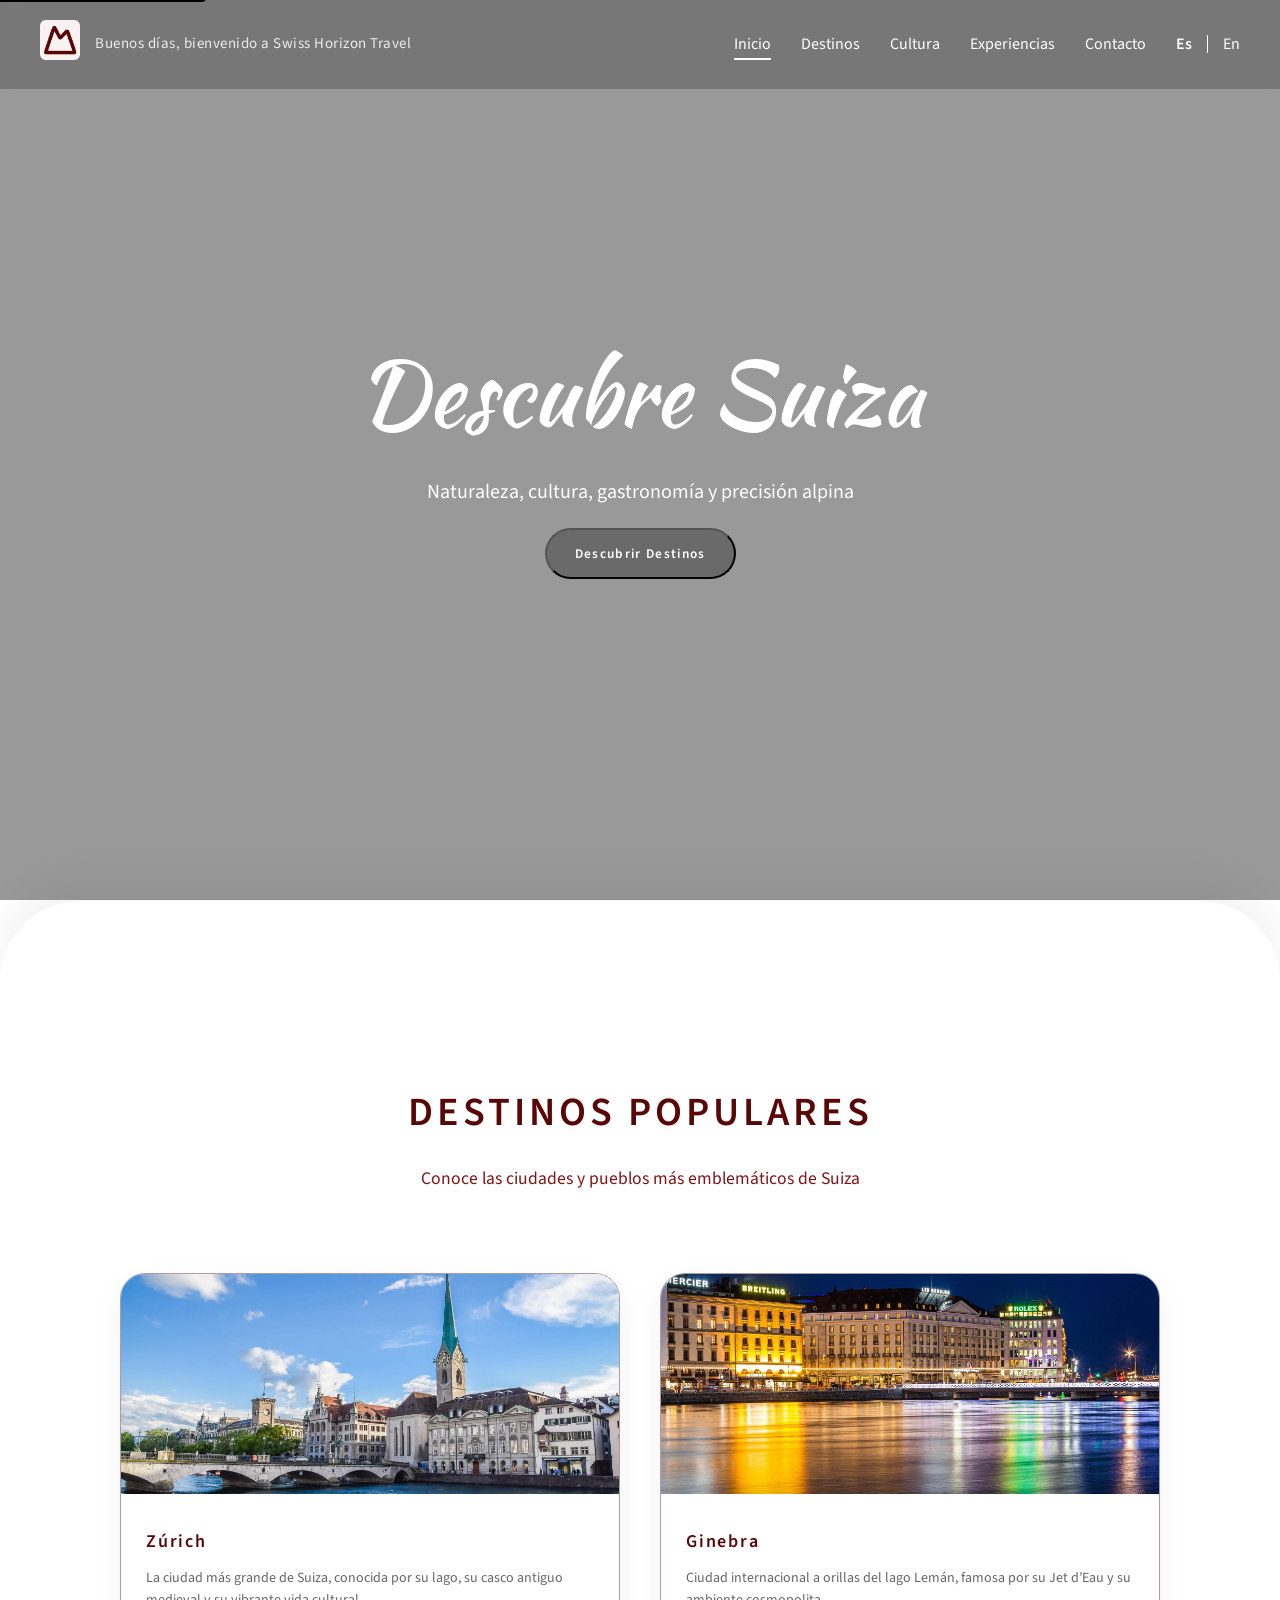
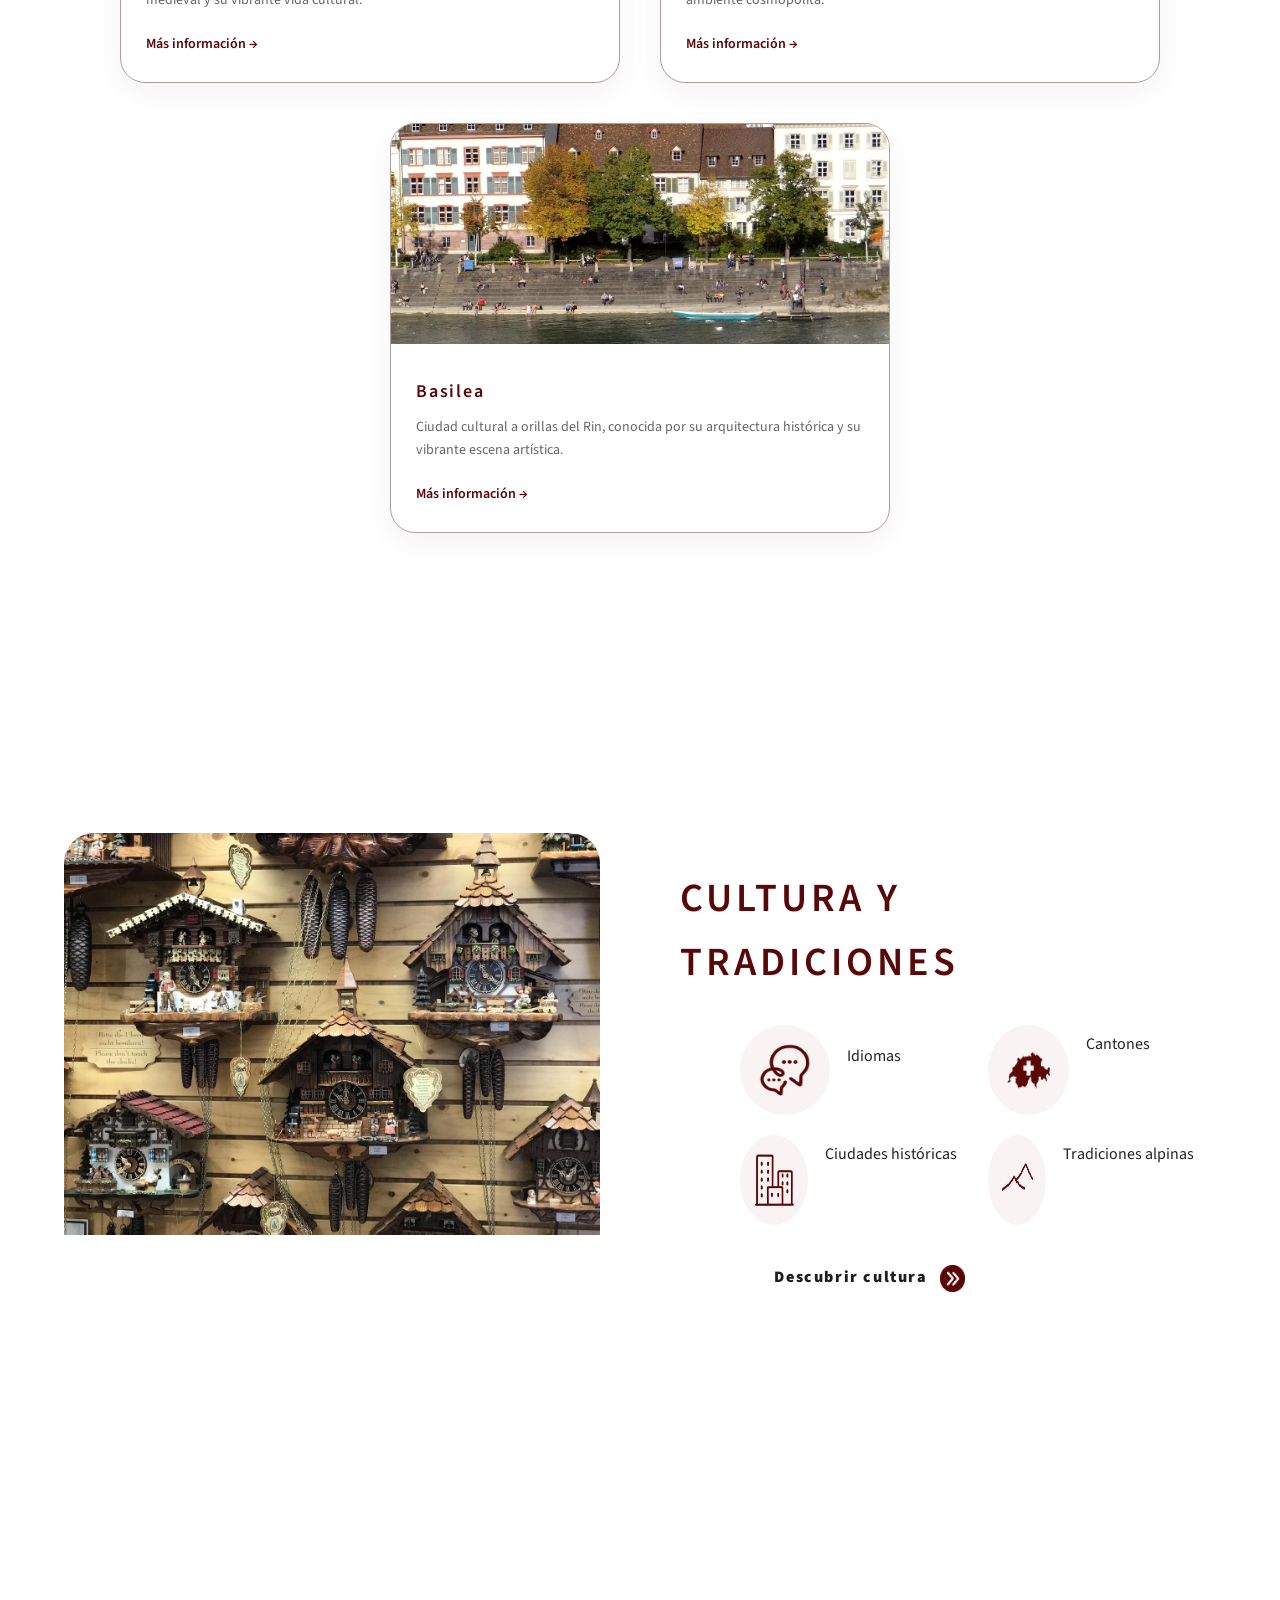
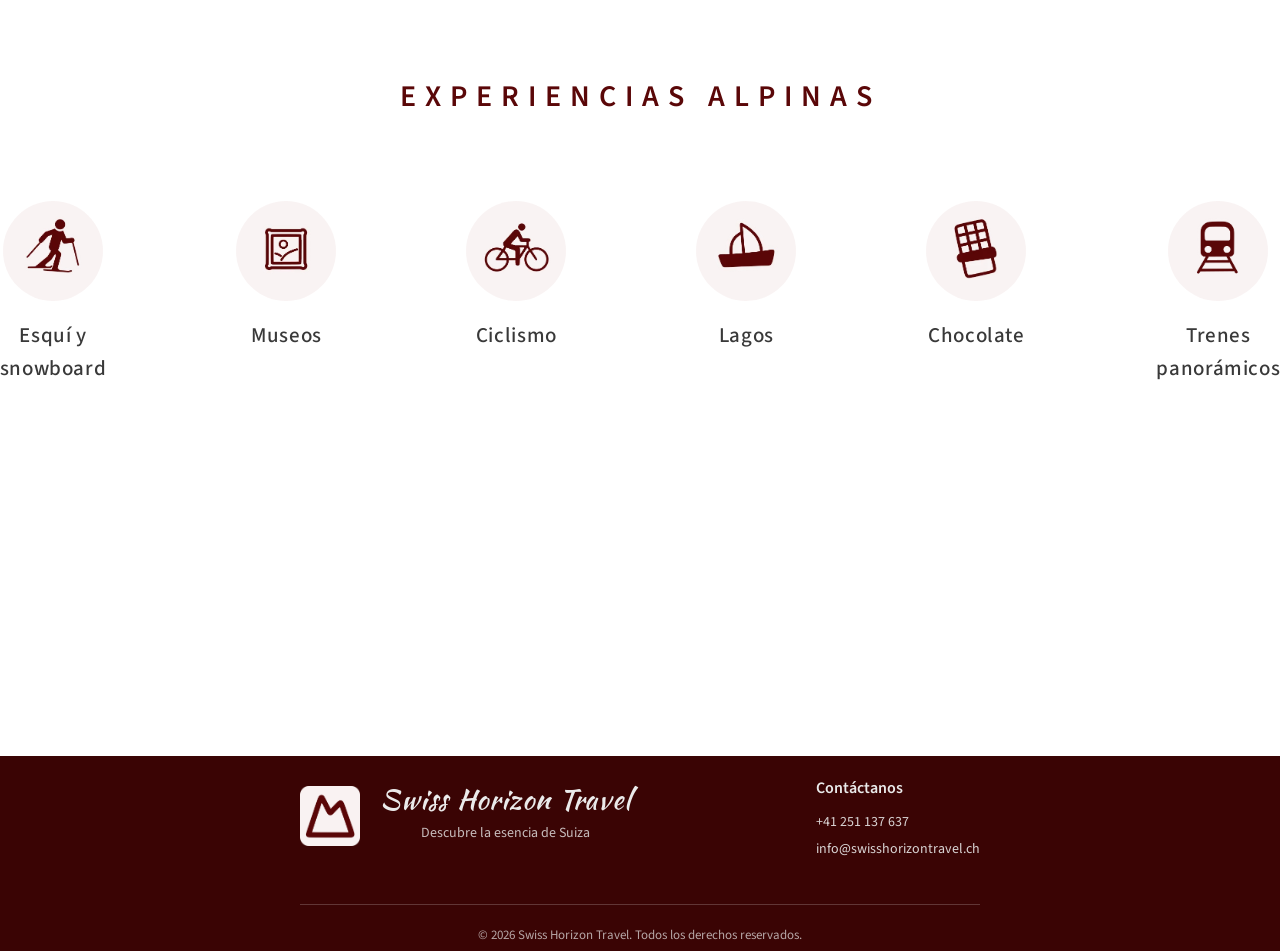
<file: index.html>
<!DOCTYPE html>
<html lang="es">
<head>
    <meta charset = "UTF-8">
    <meta name="description" content="Swiss Horizon Travel - Descubre los mejores destinos, cultura y experiencias de Suiza. Viajes turísticos, naturaleza alpina, ciudades históricas y tradiciones suizas.">
    <meta name="keywords" content="Suiza, viajes, turismo, destinos suizos, cultura suiza, experiencias alpinas, Zúrich, Ginebra, Basilea">
    <title>Swiss Horizon Travel - Descubre Suiza</title>
    <meta name="viewport" content="width=device-width, initial-scale=1.0">

    <!--Tipografías-->
    <link href="https://fonts.googleapis.com/css2?family=Kaushan+Script&family=Source+Sans+3:wght@300;400;600&display=swap" rel="stylesheet">

    <link rel="stylesheet" href="estilos.css">
</head>

<body>
    <a href="#main-content" class="skip-link">Saltar al contenido principal</a>

<!--Menú-->
<header class="navbar" role="banner">

    <div class="logo">
        <a href="index.html" aria-label="Swiss Horizon Travel - Inicio">
            <img src="assets/logo.webp" alt="Logo de la página">
        </a>
    </div>
    <p id="mensaje-dia" class="mensaje-dia"></p>

    <nav role="navigation" aria-label="Navegación principal">
        <ul class="menu" role="menubar">
            <li role="none"><a href="index.html" class="activo" role="menuitem" data-lang-es="Inicio" data-lang-en="Home" aria-current="page">Inicio</a></li>
            <li class="dropdown">
                <a href="paginas/destinos.html">Destinos</a>

                <ul class="submenu">
                    <li><a href="paginas/destinos.html#zurich">Zúrich</a></li>
                    <li><a href="paginas/destinos.html#geneva">Ginebra</a></li>
                    <li><a href="paginas/destinos.html#basilea">Basilea</a></li>
                    <li><a href="paginas/destinos.html#lucerne">Lucerna</a></li>
                    <li><a href="paginas/destinos.html#zermatt">Zermatt</a></li>
                    <li><a href="paginas/destinos.html#interlaken">Interlaken</a></li>
                </ul>
            </li>
            <li role="none"><a href="paginas/cultura.html" role="menuitem" data-lang-es="Cultura" data-lang-en="Culture">Cultura</a></li>
            <li role="none"><a href="paginas/experiencias.html" role="menuitem" data-lang-es="Experiencias" data-lang-en="Experiences">Experiencias</a></li>
            <li role="none"><a href="paginas/contacto.html" role="menuitem" data-lang-es="Contacto" data-lang-en="Contact">Contacto</a></li>
        </ul>
    </nav>

    <div class="idioma" role="group" aria-label="Selector de idioma">
        <a href="#" class="activo-idioma" onclick="cambiarIdioma('es'); return false;" aria-label="Cambiar a español" lang="es">Es</a>
        <span class="separador" aria-hidden="true"></span>
        <a href="#" onclick="cambiarIdioma('en'); return false;" aria-label="Switch to English" lang="en">En</a>
    </div>
</header>
    
<!--Hero-->
<section class="hero" aria-labelledby="titulo-hero">
    <div class="video-fondo" role="presentation">
        <video autoplay muted loop playsinline class="video-fondo" aria-hidden="true">
            <source src="assets/imagenes/video.mp4" type="video/mp4">
            <p>Tu navegador no soporta video HTML5. <a href="paginas/destinos.html">Ver destinos</a></p>
        </video>
    </div>

    <div class="overlay" aria-hidden="true"></div>

    <div class="contenido-hero">
        <h1 id="titulo-hero" data-lang-es="Descubre Suiza" data-lang-en="Discover Switzerland">Descubre Suiza</h1>
        <p data-lang-es="Naturaleza, cultura, gastronomía y precisión alpina" data-lang-en="Nature, culture, gastronomy and alpine precision">Naturaleza, cultura, gastronomía y precisión alpina</p>
        <button onclick="scrollToDestinos()" class="cta" data-lang-es="Descubrir Destinos" data-lang-en="Discover Destinations" aria-label="Ir a la sección de destinos populares">Descubrir Destinos</button>
    </div>
</section>

<main id="main-content">

<!--Destinos-->
<section id="destinos" class="seccion-destinos" aria-labelledby="titulo-destinos">

    <div class="titulo-destinos">
        <h2 id="titulo-destinos" data-lang-es="DESTINOS POPULARES" data-lang-en="POPULAR DESTINATIONS">DESTINOS POPULARES</h2>
        <p data-lang-es="Conoce las ciudades y pueblos más emblemáticos de Suiza" data-lang-en="Discover the most emblematic cities and towns of Switzerland">Conoce las ciudades y pueblos más emblemáticos de Suiza</p>
    </div>

    <div class="contenedor-cards" role="list">

        <article class="card-destino" role="listitem">
            <figure>
                <img src="assets/imagenes/zurich.webp" alt="Vista panorámica de la ciudad de Zúrich con su lago y casco antiguo medieval">
                <figcaption class="visually-hidden">Zúrich</figcaption>
            </figure>
            <div class="contenido-card">
                <h3 data-lang-es="Zúrich" data-lang-en="Zurich">Zúrich</h3>
                <p data-lang-es="La ciudad más grande de Suiza, conocida por su lago, su casco antiguo medieval y su vibrante vida cultural." data-lang-en="The largest city in Switzerland, known for its lake, its medieval old town, and its vibrant cultural life.">La ciudad más grande de Suiza, conocida por su lago, su casco antiguo medieval y su vibrante vida cultural.</p>
                <a href="paginas/destinos.html" class="btn-info" data-lang-es="Más información →" data-lang-en="More information →" aria-label="Más información sobre Zúrich">Más información →</a>
            </div>
        </article>

        <article class="card-destino" role="listitem">
            <figure>
                <img src="assets/imagenes/ginebra.webp" alt="Vista del lago de Ginebra con el famoso Jet d’Eau y la ciudad al fondo">
                <figcaption class="visually-hidden">Ginebra</figcaption>
            </figure>
            <div class="contenido-card">
                <h3 data-lang-es="Ginebra" data-lang-en="Geneva">Ginebra</h3>
                <p data-lang-es="Ciudad internacional a orillas del lago Lemán, famosa por su Jet d’Eau y su ambiente cosmopolita." data-lang-en="An international city on the shores of Lake Geneva, famous for its Jet d’Eau and its cosmopolitan atmosphere.">Ciudad internacional a orillas del lago Lemán, famosa por su Jet d’Eau y su ambiente cosmopolita.</p>
                <a href="paginas/destinos.html" class="btn-info" data-lang-es="Más información →" data-lang-en="More information →" aria-label="Más información sobre Ginebra">Más información →</a>
            </div>
        </article>

        <article class="card-destino" role="listitem">
            <figure>
                <img src="assets/imagenes/basilea.webp" alt="Vista de Basilea con el río Rin y su arquitectura histórica">
                <figcaption class="visually-hidden">Basilea</figcaption>
            </figure>
            <div class="contenido-card">
                <h3 data-lang-es="Basilea" data-lang-en="Basel">Basilea</h3>
                <p data-lang-es="Ciudad cultural a orillas del Rin, conocida por su arquitectura histórica y su vibrante escena artística." data-lang-en="A cultural city on the banks of the Rhine, known for its historic architecture and vibrant art scene.">Ciudad cultural a orillas del Rin, conocida por su arquitectura histórica y su vibrante escena artística.</p>
                <a href="paginas/destinos.html" class="btn-info" data-lang-es="Más información →" data-lang-en="More information →" aria-label="Más información sobre Basilea">Más información →</a>
            </div>
        </article>
    </div>
</section>

<!--Cultura-->
<section id="cultura" class="seccion-cultura" aria-labelledby="titulo-cultura">

    <div class="contenedor-cultura">

        <div class="imagen-cultura">
            <figure>
                <img src="assets/imagenes/cultura.webp" alt="Escena cultural suiza con tradiciones alpinas y arquitectura histórica">
                <figcaption class="visually-hidden">Cultura y tradiciones suizas</figcaption>
            </figure>
        </div>

        <div class="contenido-cultura">

            <div class="titulo-cultura">
                <h2 id="titulo-cultura" data-lang-es="CULTURA Y TRADICIONES" data-lang-en="CULTURE AND TRADITIONS">CULTURA Y TRADICIONES</h2>
            </div>

            <dl class="grid-cultura">

                <div class="info-cultura">
                    <div class="icono-cultura" role="img" aria-label="Icono de idiomas">
                        <img src="assets/iconos/idioma-icono.webp" alt="Icono representativo de idiomas" class="icono-img">
                    </div>
                    <div class="texto-cultura">
                        <dt data-lang-es="Idiomas" data-lang-en="Languages">Idiomas</dt>
                        <dd class="subtexto-cultura" data-lang-es="4 idiomas oficiales." data-lang-en="4 official languages.">4 idiomas oficiales.</dd>
                    </div>
                </div>

                <div class="info-cultura">
                    <div class="icono-cultura" role="img" aria-label="Icono de cantones">
                        <img src="assets/iconos/cantones-icono.webp" alt="Icono representativo de los cantones" class="icono-img">
                    </div>
                    <div class="texto-cultura">
                        <dt data-lang-es="Cantones" data-lang-en="Cantons">Cantones</dt>
                        <dd class="subtexto-cultura" data-lang-es="26 cantones autónomos." data-lang-en="26 autonomous cantons.">26 cantones autónomos.</dd>
                    </div>
                </div>

                <div class="info-cultura">
                    <div class="icono-cultura" role="img" aria-label="Icono de ciudades históricas">
                        <img src="assets/iconos/ciudad-icono.webp" alt="Icono representativo de las ciudades" class="icono-img">
                    </div>
                    <div class="texto-cultura">
                        <dt data-lang-es="Ciudades históricas" data-lang-en="Historic cities">Ciudades históricas</dt>
                        <dd class="subtexto-cultura" data-lang-es="Historia aún viva en cada rincón." data-lang-en="History still alive in every corner.">Historia aún viva en cada rincón.</dd>
                    </div>
                </div>

                <div class="info-cultura">
                    <div class="icono-cultura" role="img" aria-label="Icono de tradiciones alpinas">
                        <img src="assets/iconos/tradiciones-icono.webp" alt="Icono representativo de tradiciones" class="icono-img">
                    </div>
                    <div class="texto-cultura">
                        <dt data-lang-es="Tradiciones alpinas" data-lang-en="Alpine traditions">Tradiciones alpinas</dt>
                        <dd class="subtexto-cultura" data-lang-es="Folclore, música y festivales de montaña." data-lang-en="Folklore, music and mountain festivals.">Folclore, música y festivales de montaña.</dd>
                    </div>
                </div>

            </dl>

            <a href="paginas/cultura.html" class="btn-cultura" aria-label="Descubrir más sobre la cultura suiza">
                <span class="texto-btn" data-lang-es="Descubrir cultura" data-lang-en="Discover culture">Descubrir cultura</span>
                <span class="flecha-btn" aria-hidden="true">
                    <img src="assets/iconos/flechabtn-icono.webp" alt="">
                </span>
            </a>
        </div>
    </div>


</section>

<!--Experiencias-->
<section id="experiencias" class="seccion-experiencias" aria-labelledby="titulo-experiencias">

    <h2 id="titulo-experiencias" class="titulo-experiencias" data-lang-es="EXPERIENCIAS ALPINAS" data-lang-en="ALPINE EXPERIENCES">EXPERIENCIAS ALPINAS</h2>

    <div class="contenedor-experiencias" role="list">
        <a href="paginas/experiencias.html" class="item-experiencia" role="listitem">
            <div class="icono-experiencia" role="img" aria-label="Icono de esquí">
                <img src="assets/iconos/esqui-icono.webp" alt="Icono representativo del esquí" class="icono-img">
            </div>
            <p data-lang-es="Esquí y snowboard" data-lang-en="Skiing and snowboarding">Esquí y snowboard</p>
        </a>

        <a href="paginas/experiencias.html" class="item-experiencia" role="listitem">
            <div class="icono-experiencia" role="img" aria-label="Icono de museo">
                <img src="assets/iconos/museo-icono.webp" alt="Icono representativo de los museos" class="icono-img">
            </div>
            <p data-lang-es="Museos" data-lang-en="Museums">Museos</p>
        </a>

        <a href="paginas/experiencias.html" class="item-experiencia" role="listitem">
            <div class="icono-experiencia" role="img" aria-label="Icono de ciclismo">
                <img src="assets/iconos/ciclismo-icono.webp" alt="Icono representativo del ciclismo" class="icono-img">
            </div>
            <p data-lang-es="Ciclismo" data-lang-en="Cycling">Ciclismo</p>
        </a>

        <a href="paginas/experiencias.html" class="item-experiencia" role="listitem">
            <div class="icono-experiencia" role="img" aria-label="Icono de lagos">
                <img src="assets/iconos/lagos-icono.webp" alt="Icono representativo de los lagos" class="icono-img">
            </div>
            <p data-lang-es="Lagos" data-lang-en="Lakes">Lagos</p>
        </a>

        <a href="paginas/experiencias.html" class="item-experiencia" role="listitem">
            <div class="icono-experiencia" role="img" aria-label="Icono de chocolate">
                <img src="assets/iconos/chocolate-icono.webp" alt="Icono representativo del chocolate" class="icono-img">
            </div>
            <p data-lang-es="Chocolate" data-lang-en="Chocolate">Chocolate</p>
        </a>

        <a href="paginas/experiencias.html" class="item-experiencia" role="listitem">
            <div class="icono-experiencia" role="img" aria-label="Icono de trenes panorámicos">
                <img src="assets/iconos/trenes-icono.webp" alt="Icono representativo de los trenes" class="icono-img">
            </div>
            <p data-lang-es="Trenes panorámicos" data-lang-en="Panoramic trains">Trenes panorámicos</p>
        </a>
    </div>
</section>

</main>

<!--Footer-->
<footer class="footer">
    <div class="footer-top">
        <div class="footer-marca">
            <img src="assets/logo.webp" alt="Logo de la página" class="logo-footer">
            <div>
                <h3>Swiss Horizon Travel</h3>
                <p class="tagline" data-lang-es="Descubre la esencia de Suiza" data-lang-en="Discover the essence of Switzerland">Descubre la esencia de Suiza</p>
            </div>
        </div>

        <div class="footer-contacto">
            <h4 data-lang-es="Contáctanos" data-lang-en="Contact Us">Contáctanos</h4>
            <p>+41 251 137 637</p>
            <p>info@swisshorizontravel.ch</p>
        </div>
    </div>

    <hr>

    <div class="footer-bottom">
        <p data-lang-es="© 2026 Swiss Horizon Travel. Todos los derechos reservados." data-lang-en="© 2026 Swiss Horizon Travel. All rights reserved.">© 2026 Swiss Horizon Travel. Todos los derechos reservados.</p>
    </div>
</footer>

<script src="js/script.js"></script>
<script src="js/script-lang.js"></script>
</body>
</html>
</file>
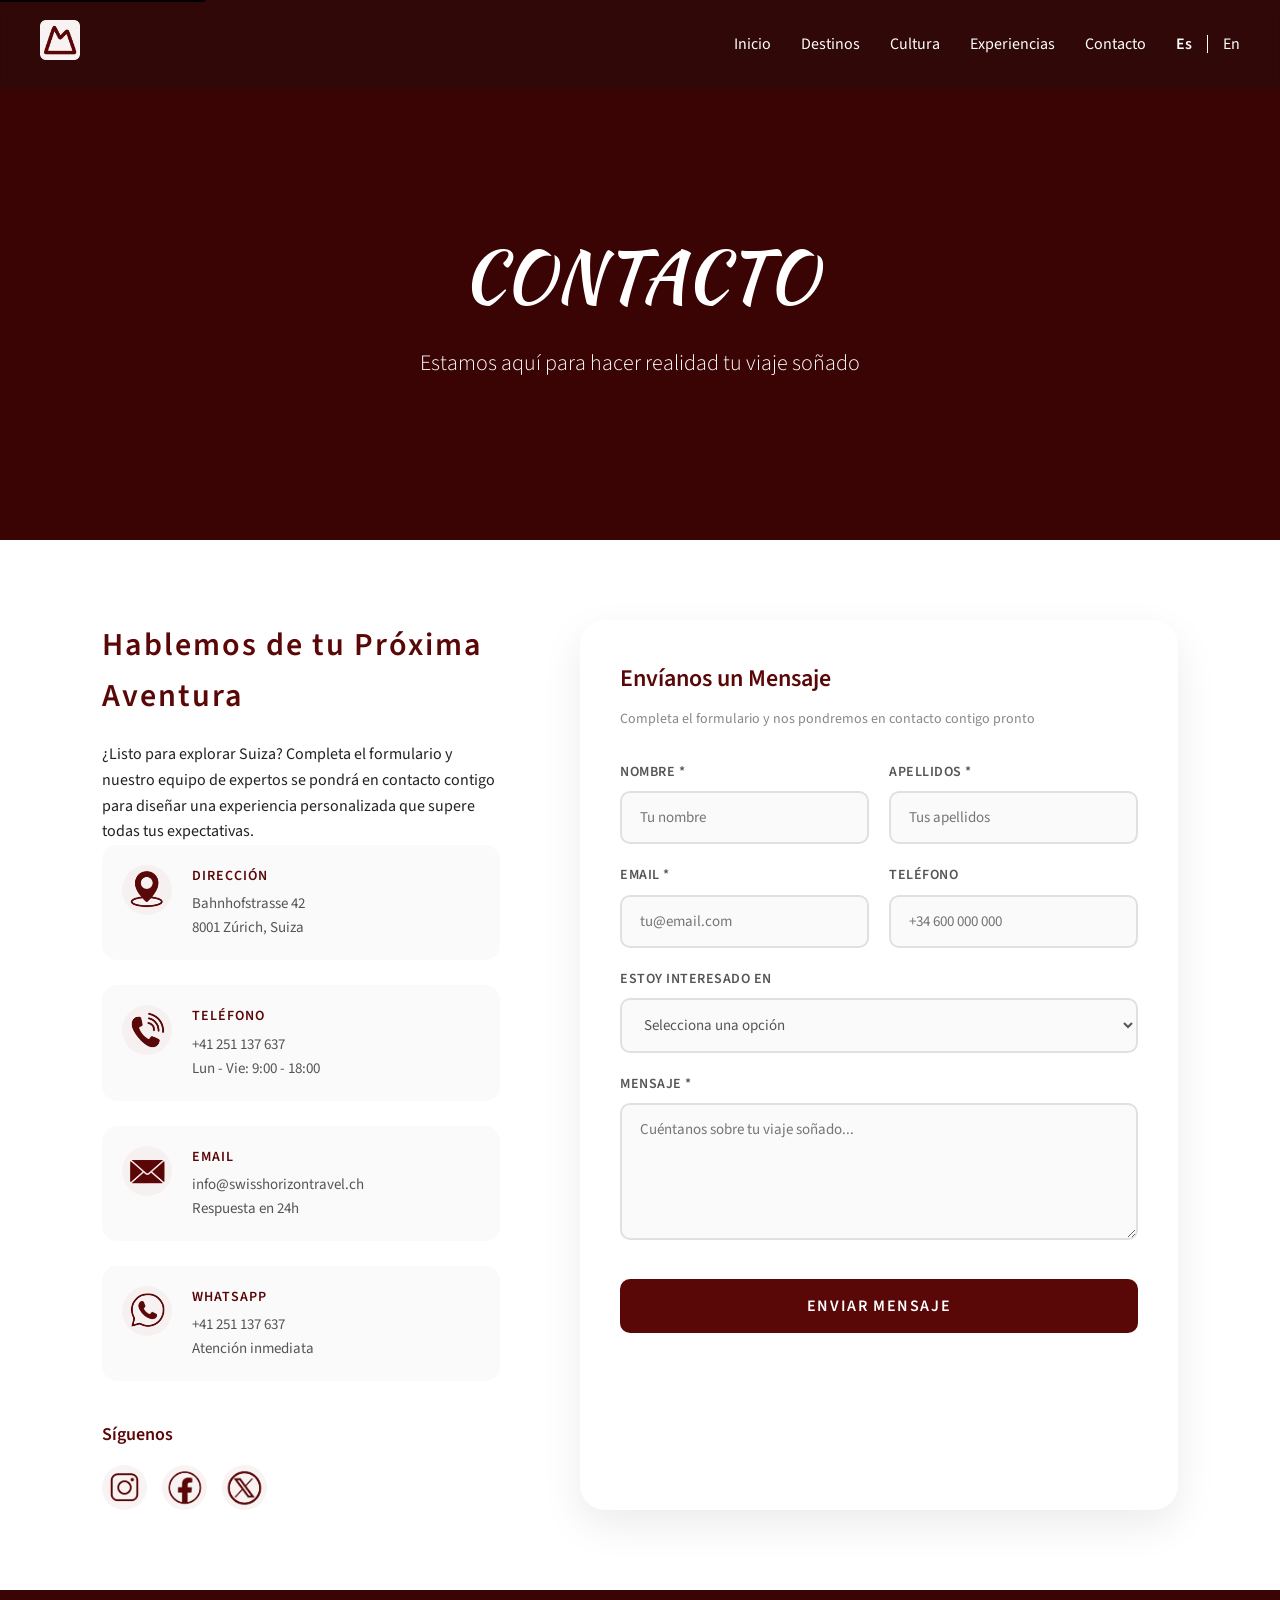
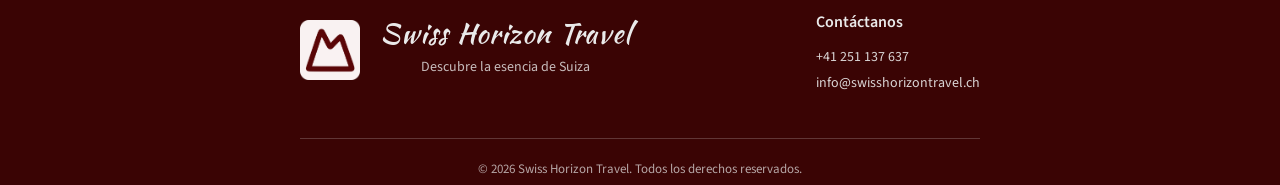
<file: paginas/contacto.html>
<!DOCTYPE html>
<html lang="es">
<head>
    <meta charset="UTF-8">
    <meta name="description" content="Contacta con Swiss Horizon Travel para planificar tu viaje perfecto a Suiza. Teléfono, email y formulario de contacto disponible para reservaciones y consultas.">
    <meta name="keywords" content="contacto, Swiss Horizon Travel, reservaciones, consultas, información turística Suiza">
    <title data-lang-es="Contacto - Swiss Horizon Travel" data-lang-en="Contact - Swiss Horizon Travel">Contacto - Swiss Horizon Travel</title>
    <meta name="viewport" content="width=device-width, initial-scale=1.0">

    <!--Tipografías-->
    <link href="https://fonts.googleapis.com/css2?family=Kaushan+Script&family=Source+Sans+3:wght@300;400;600&display=swap" rel="stylesheet">

    <link rel="stylesheet" href="../estilos.css">
    <link rel="stylesheet" href="../css/estilos-contacto.css">
</head>

<body>
    <a href="#main-content" class="skip-link">Saltar al contenido principal</a>

<!--Menú-->
<header class="navbar" role="banner">
    <div class="logo">
        <a href="../index.html" aria-label="Swiss Horizon Travel - Inicio">
            <img src="../assets/logo.webp" alt="Swiss Horizon Travel">
        </a>
    </div>

    <nav role="navigation" aria-label="Navegación principal">
        <ul class="menu" role="menubar">
            <li role="none"><a href="../index.html" role="menuitem" data-lang-es="Inicio" data-lang-en="Home">Inicio</a></li>
            <li class="dropdown">
                <a href="destinos.html">Destinos</a>

                <ul class="submenu">
                    <li><a href="destinos.html#zurich">Zúrich</a></li>
                    <li><a href="destinos.html#geneva">Ginebra</a></li>
                    <li><a href="destinos.html#basilea">Basilea</a></li>
                    <li><a href="destinos.html#lucerne">Lucerna</a></li>
                    <li><a href="destinos.html#zermatt">Zermatt</a></li>
                    <li><a href="destinos.html#interlaken">Interlaken</a></li>
                </ul>
            </li>
            <li role="none"><a href="../paginas/cultura.html" role="menuitem" data-lang-es="Cultura" data-lang-en="Culture">Cultura</a></li>
            <li role="none"><a href="../paginas/experiencias.html" role="menuitem" data-lang-es="Experiencias" data-lang-en="Experiences">Experiencias</a></li>
            <li role="none"><a href="../paginas/contacto.html" class="activo" role="menuitem" data-lang-es="Contacto" data-lang-en="Contact" aria-current="page">Contacto</a></li>
        </ul>
    </nav>

    <div class="idioma" role="group" aria-label="Selector de idioma">
        <a href="#" class="activo-idioma" onclick="cambiarIdioma('es'); return false;" aria-label="Cambiar a español" lang="es">Es</a>
        <span class="separador" aria-hidden="true"></span>
        <a href="#" onclick="cambiarIdioma('en'); return false;" aria-label="Switch to English" lang="en">En</a>
    </div>
</header>

<!--Hero Section-->
<section class="hero-contacto" aria-labelledby="contacto-hero-titulo">
    <div class="overlay" aria-hidden="true"></div>
    <div class="contenido-hero">
        <h1 id="contacto-hero-titulo" data-lang-es="CONTACTO" data-lang-en="CONTACT">CONTACTO</h1>
        <p data-lang-es="Estamos aquí para hacer realidad tu viaje soñado" data-lang-en="We are here to make your dream trip come true">Estamos aquí para hacer realidad tu viaje soñado</p>
    </div>
</section>

<main id="main-content">

<!--Contenedor Principal de Contacto-->
<section class="contenedor-contacto">
    <div class="grid-contacto">
        <!-- Información de Contacto -->
        <div class="info-contacto">
            <h2 data-lang-es="Hablemos de tu Próxima Aventura" data-lang-en="Let's Talk About Your Next Adventure">Hablemos de tu Próxima Aventura</h2>
            <p data-lang-es="¿Listo para explorar Suiza? Completa el formulario y nuestro equipo de expertos se pondrá en contacto contigo para diseñar una experiencia personalizada que supere todas tus expectativas."
                data-lang-en="Ready to explore Switzerland? Fill out the form and our team of experts will contact you to design a personalized experience that exceeds all your expectations.">
                ¿Listo para explorar Suiza? Completa el formulario y nuestro equipo de expertos se pondrá en contacto contigo para diseñar una experiencia personalizada que supere todas tus expectativas.
            </p>

            <div class="items-contacto">
                <div class="item-contacto">
                    <div class="icono">
                        <img src="../assets/iconos/ubicacion-icono.webp" alt="Icono ubicación">
                    </div>
                    <div class="texto">
                        <h4 data-lang-es="Dirección" data-lang-en="Address">Dirección</h4>
                        <p>Bahnhofstrasse 42</p>
                        <p>8001 Zúrich, Suiza</p>
                    </div>
                </div>

                <div class="item-contacto">
                    <div class="icono">
                        <img src="../assets/iconos/telefono-icono.webp" alt="Icono teléfono">
                    </div>
                    <div class="texto">
                        <h4 data-lang-es="Teléfono" data-lang-en="Phone">Teléfono</h4>
                        <p>+41 251 137 637</p>
                        <p data-lang-es="Lun - Vie: 9:00 - 18:00" data-lang-en="Mon - Fri: 9:00 - 18:00">Lun - Vie: 9:00 - 18:00</p>
                    </div>
                </div>

                <div class="item-contacto">
                    <div class="icono">
                        <img src="../assets/iconos/mail-icono.webp" alt="Icono mail">
                    </div>
                    <div class="texto">
                        <h4 data-lang-es="Email" data-lang-en="Email">Email</h4>
                        <p>info@swisshorizontravel.ch</p>
                        <p data-lang-es="Respuesta en 24h" data-lang-en="Response within 24h">Respuesta en 24h</p>
                    </div>
                </div>

                <div class="item-contacto">
                    <div class="icono">
                        <img src="../assets/iconos/whatsapp-icono.webp" alt="WhatsApp icono">
                    </div>
                    <div class="texto">
                        <h4 data-lang-es="WhatsApp" data-lang-en="WhatsApp">WhatsApp</h4>
                        <p>+41 251 137 637</p>
                        <p data-lang-es="Atención inmediata" data-lang-en="Immediate attention">Atención inmediata</p>
                    </div>
                </div>
            </div>

            <div class="redes-sociales">
                <h3 data-lang-es="Síguenos" data-lang-en="Follow Us">Síguenos</h3>
                <div class="social-links">
                    <a href="#" class="social-link" title="Instagram">
                        <img src="../assets/iconos/instagram-icono.webp" alt="Instagram icono">
                    </a>
                    <a href="#" class="social-link" title="Facebook">
                        <img src="../assets/iconos/facebook-icono.webp" alt="Facebook icono">
                    </a>
                    <a href="#" class="social-link" title="X">
                        <img src="../assets/iconos/x-icono.webp" alt="X icono">
                    </a>
                </div>
            </div>
        </div>

        <!-- Formulario de Contacto -->
        <div class="formulario-contacto">
            <h3 data-lang-es="Envíanos un Mensaje" data-lang-en="Send Us a Message">Envíanos un Mensaje</h3>
            <p class="subtitulo-form" data-lang-es="Completa el formulario y nos pondremos en contacto contigo pronto" data-lang-en="Fill out the form and we will contact you soon">Completa el formulario y nos pondremos en contacto contigo pronto</p>

            <form id="contactForm" onsubmit="enviarFormulario(event)">
                <div class="form-row">
                    <div class="form-group">
                        <label for="nombre" data-lang-es="Nombre *" data-lang-en="Name *">Nombre *</label>
                        <input type="text" id="nombre" name="nombre" required
                               data-placeholder-es="Tu nombre" data-placeholder-en="Your name"
                               placeholder="Tu nombre">
                    </div>
                    <div class="form-group">
                        <label for="apellidos" data-lang-es="Apellidos *" data-lang-en="Last Name *">Apellidos *</label>
                        <input type="text" id="apellidos" name="apellidos" required
                               data-placeholder-es="Tus apellidos" data-placeholder-en="Your last name"
                               placeholder="Tus apellidos">
                    </div>
                </div>

                <div class="form-row">
                    <div class="form-group">
                        <label for="email" data-lang-es="Email *" data-lang-en="Email *">Email *</label>
                        <input type="email" id="email" name="email" required
                               data-placeholder-es="tu@email.com" data-placeholder-en="your@email.com"
                               placeholder="tu@email.com">
                    </div>
                    <div class="form-group">
                        <label for="telefono" data-lang-es="Teléfono" data-lang-en="Phone">Teléfono</label>
                        <input type="tel" id="telefono" name="telefono"
                               data-placeholder-es="+34 600 000 000" data-placeholder-en="+41 000 000 00"
                               placeholder="+34 600 000 000">
                    </div>
                </div>

                <div class="form-group">
                    <label for="interes" data-lang-es="Estoy interesado en" data-lang-en="I am interested in">Estoy interesado en</label>
                    <select id="interes" name="interes">
                        <option value="" data-lang-es="Selecciona una opción" data-lang-en="Select an option">Selecciona una opción</option>
                        <option value="destinos" data-lang-es="Destinos populares" data-lang-en="Popular destinations">Destinos populares</option>
                        <option value="experiencias" data-lang-es="Experiencias alpinas" data-lang-en="Alpine experiences">Experiencias alpinas</option>
                        <option value="cultura" data-lang-es="Tours culturales" data-lang-en="Cultural tours">Tours culturales</option>
                        <option value="personalizado" data-lang-es="Viaje personalizado" data-lang-en="Custom trip">Viaje personalizado</option>
                        <option value="grupo" data-lang-es="Viaje en grupo" data-lang-en="Group trip">Viaje en grupo</option>
                        <option value="otro" data-lang-es="Otro" data-lang-en="Other">Otro</option>
                    </select>
                </div>

                <div class="form-group">
                    <label for="mensaje" data-lang-es="Mensaje *" data-lang-en="Message *">Mensaje *</label>
                    <textarea id="mensaje" name="mensaje" required rows="5"
                              data-placeholder-es="Cuéntanos sobre tu viaje soñado..." data-placeholder-en="Tell us about your dream trip..."
                              placeholder="Cuéntanos sobre tu viaje soñado..."></textarea>
                </div>

                <button type="submit" class="btn-enviar" data-lang-es="Enviar Mensaje" data-lang-en="Send Message">Enviar Mensaje</button>
            </form>
        </div>
    </div>
</section>

<!--Footer-->
<footer class="footer">
    <div class="footer-top">
        <div class="footer-marca">
            <img src="../assets/logo.webp" alt="Swiss Horizon Travel" class="logo-footer">
            <div>
                <h3>Swiss Horizon Travel</h3>
                <p class="tagline" data-lang-es="Descubre la esencia de Suiza" data-lang-en="Discover the essence of Switzerland">Descubre la esencia de Suiza</p>
            </div>
        </div>

        <div class="footer-contacto">
            <h4 data-lang-es="Contáctanos" data-lang-en="Contact Us">Contáctanos</h4>
            <p>+41 251 137 637</p>
            <p>info@swisshorizontravel.ch</p>
        </div>
    </div>

    <hr>

    <div class="footer-bottom">
        <p data-lang-es="© 2026 Swiss Horizon Travel. Todos los derechos reservados." data-lang-en="© 2026 Swiss Horizon Travel. All rights reserved.">© 2026 Swiss Horizon Travel. Todos los derechos reservados.</p>
    </div>
</footer>

<script src="../js/script.js"></script>
<script src="../js/script-lang.js"></script>
<script>

// Función para enviar el formulario
function enviarFormulario(event) {
    event.preventDefault();

    // Obtener idioma actual
    const langActual = localStorage.getItem('idioma') || 'es';

    // Mensajes según idioma
    const mensajes = {
        es: {
            success: '¡Mensaje enviado correctamente! Nos pondremos en contacto contigo pronto.',
            error: 'Hubo un error al enviar el mensaje. Por favor, inténtalo de nuevo.'
        },
        en: {
            success: 'Message sent successfully! We will contact you soon.',
            error: 'There was an error sending the message. Please try again.'
        }
    };

    // Simular envío del formulario
    const form = document.getElementById('contactForm');
    const boton = form.querySelector('.btn-enviar');

    // Mostrar estado de carga
    const textoOriginal = boton.textContent;
    boton.textContent = langActual === 'es' ? 'Enviando...' : 'Sending...';
    boton.disabled = true;

    setTimeout(() => {
        alert(mensajes[langActual].success);
        form.reset();
        boton.textContent = textoOriginal;
        boton.disabled = false;
    }, 1500);
}
</script>
</body>
</html>
</file>
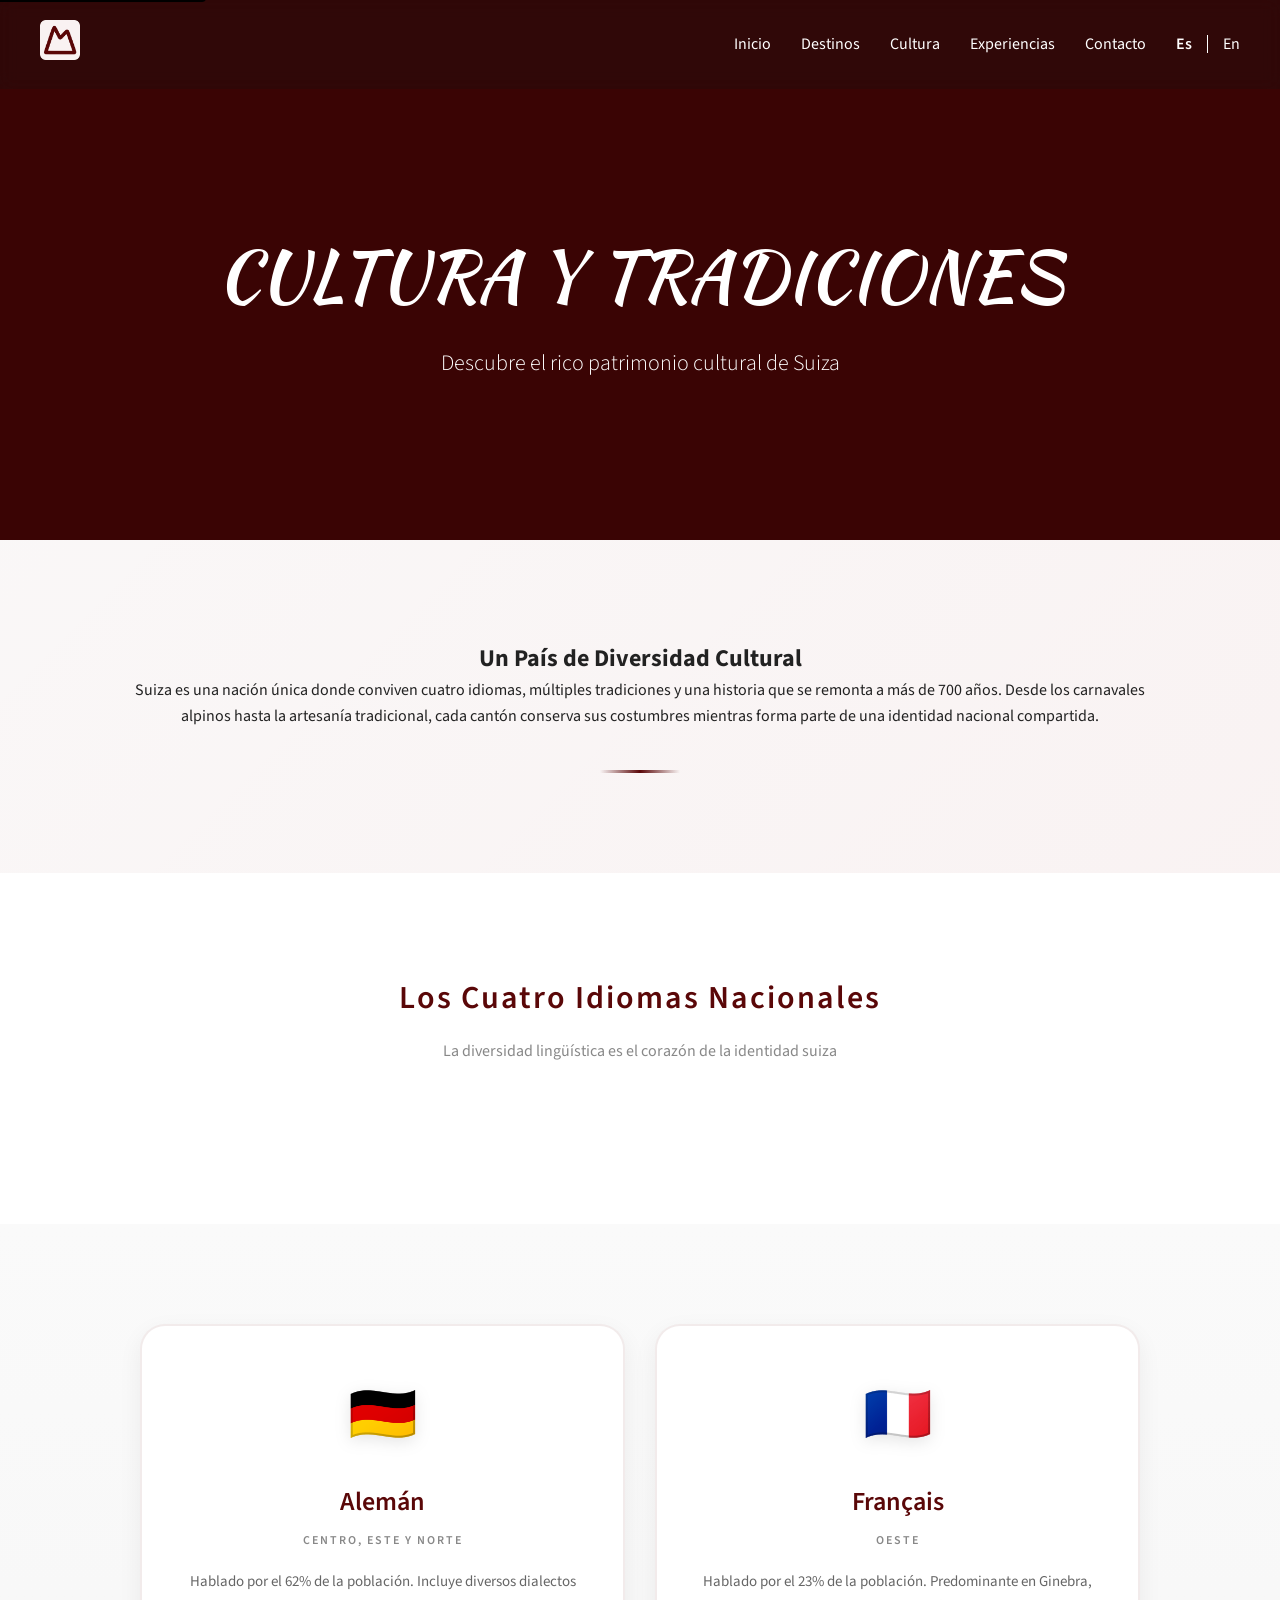
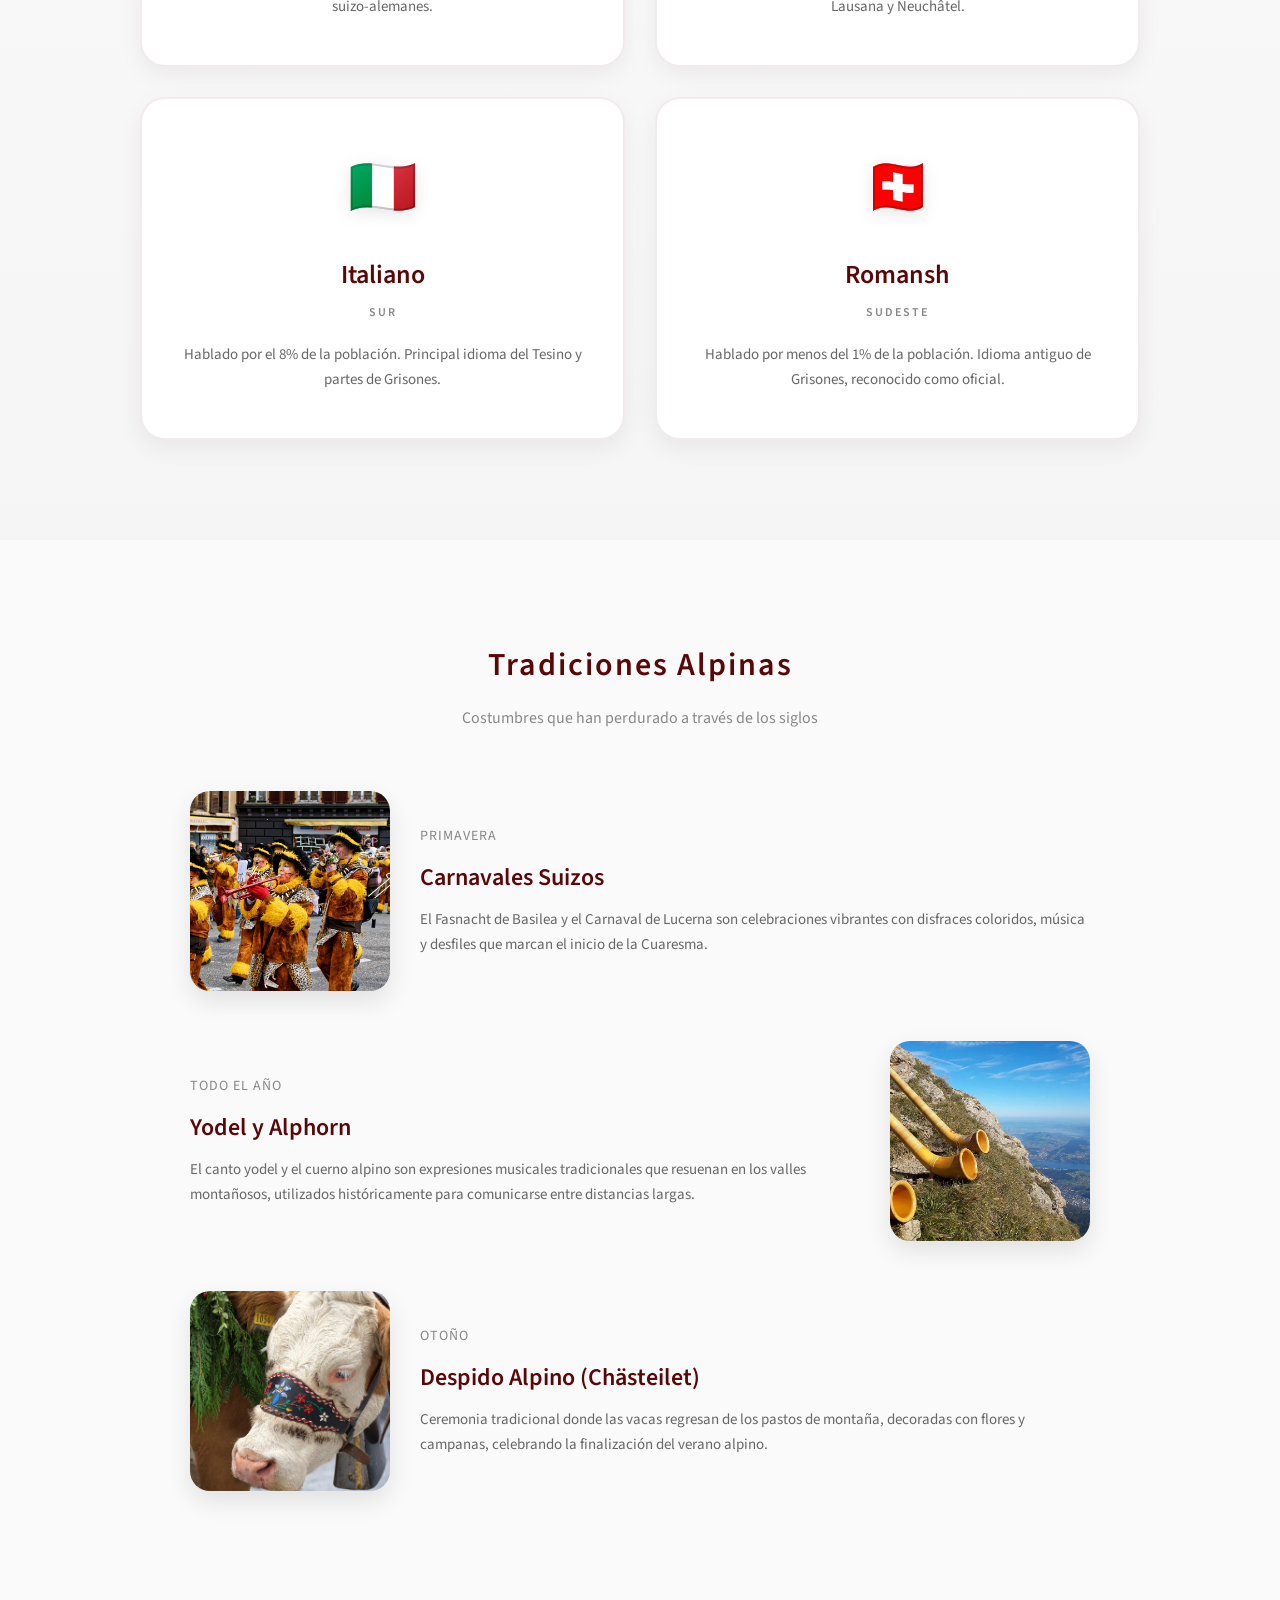
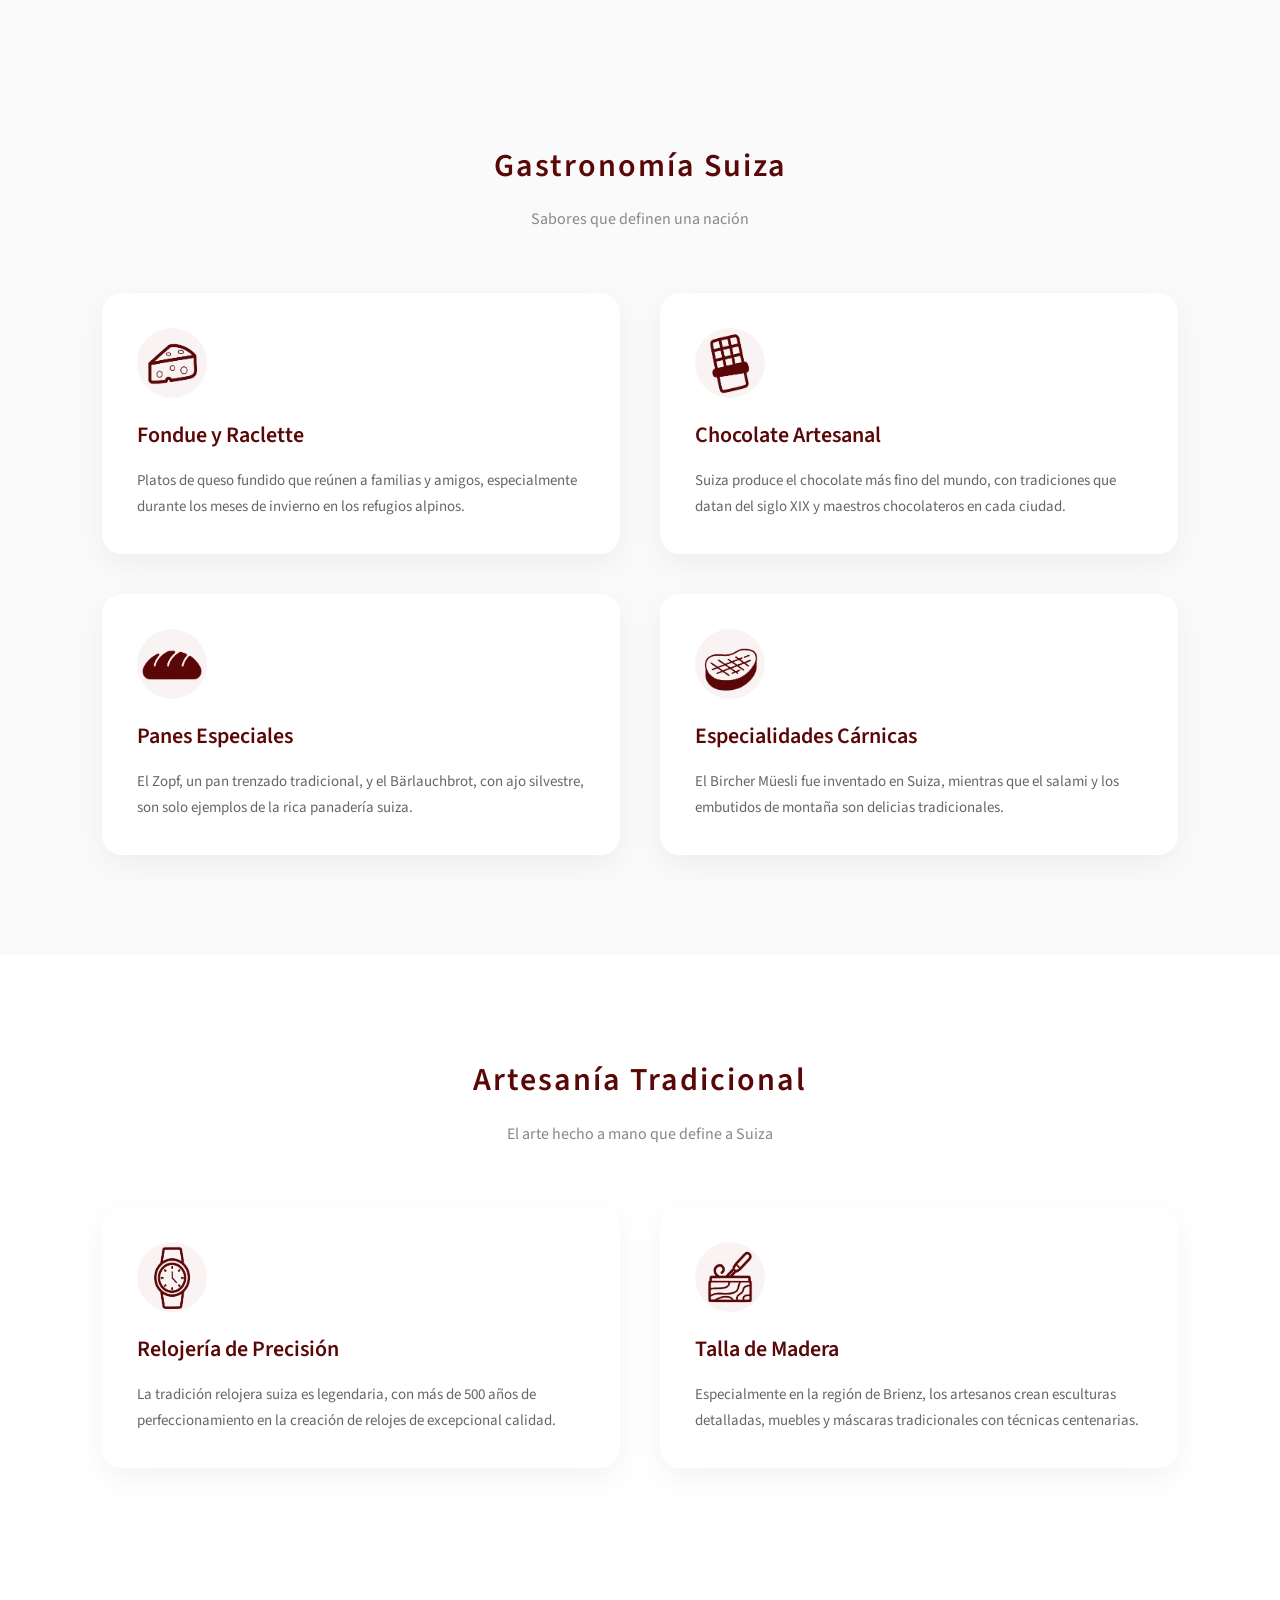
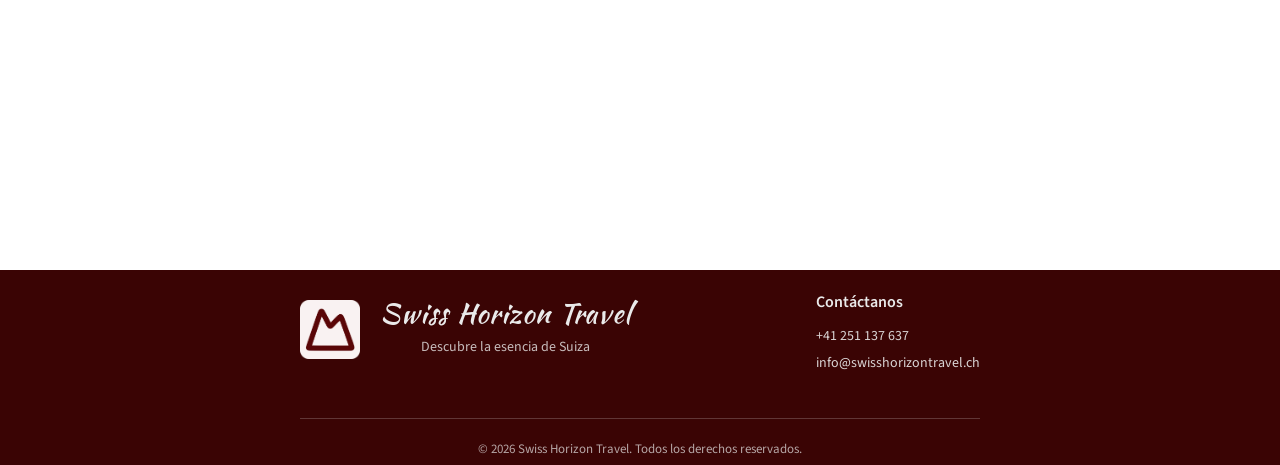
<file: paginas/cultura.html>
<!DOCTYPE html>
<html lang="es">
<head>
    <meta charset="UTF-8">
    <meta name="description" content="Descubre la cultura y tradiciones suizas: idiomas, cantones, ciudades históricas, tradiciones alpinas, folclore y festivales. Sumérgete en el patrimonio cultural de Suiza.">
    <meta name="keywords" content="cultura suiza, tradiciones suizas, idiomas suizos, cantones, folclore, patrimonio cultural">
    <title data-lang-es="Cultura - Swiss Horizon Travel" data-lang-en="Culture - Swiss Horizon Travel">Cultura - Swiss Horizon Travel</title>
    <meta name="viewport" content="width=device-width, initial-scale=1.0">

    <!--Tipografías-->
    <link href="https://fonts.googleapis.com/css2?family=Kaushan+Script&family=Source+Sans+3:wght@300;400;600&display=swap" rel="stylesheet">

    <!-- Estilos base primero -->
    <link rel="stylesheet" href="../estilos.css">
    <link rel="stylesheet" href="../css/estilos-cultura.css">
</head>

<body>
    <a href="#main-content" class="skip-link">Saltar al contenido principal</a>

<!--Menú-->
<header class="navbar" role="banner">
    <div class="logo">
        <a href="../index.html" aria-label="Swiss Horizon Travel - Inicio">
            <img src="../assets/logo.webp" alt="Swiss Horizon Travel">
        </a>
    </div>

    <nav role="navigation" aria-label="Navegación principal">
        <ul class="menu" role="menubar">
            <li role="none"><a href="../index.html" role="menuitem" data-lang-es="Inicio" data-lang-en="Home">Inicio</a></li>
            <li class="dropdown">
                <a href="destinos.html">Destinos</a>

                <ul class="submenu">
                    <li><a href="destinos.html#zurich">Zúrich</a></li>
                    <li><a href="destinos.html#geneva">Ginebra</a></li>
                    <li><a href="destinos.html#basilea">Basilea</a></li>
                    <li><a href="destinos.html#lucerne">Lucerna</a></li>
                    <li><a href="destinos.html#zermatt">Zermatt</a></li>
                    <li><a href="destinos.html#interlaken">Interlaken</a></li>
                </ul>
            </li>
            <li role="none"><a href="../paginas/cultura.html" class="activo" role="menuitem" data-lang-es="Cultura" data-lang-en="Culture" aria-current="page">Cultura</a></li>
            <li role="none"><a href="../paginas/experiencias.html" role="menuitem" data-lang-es="Experiencias" data-lang-en="Experiences">Experiencias</a></li>
            <li role="none"><a href="../paginas/contacto.html" role="menuitem" data-lang-es="Contacto" data-lang-en="Contact">Contacto</a></li>
        </ul>
    </nav>

    <div class="idioma" role="group" aria-label="Selector de idioma">
        <a href="#" class="activo-idioma" onclick="cambiarIdioma('es'); return false;" aria-label="Cambiar a español" lang="es">Es</a>
        <span class="separador" aria-hidden="true"></span>
        <a href="#" onclick="cambiarIdioma('en'); return false;" aria-label="Switch to English" lang="en">En</a>
    </div>
</header>

<!--Hero Section-->
<section class="hero-cultura" aria-labelledby="cultura-hero-titulo">
    <div class="overlay" aria-hidden="true"></div>
    <div class="contenido-hero">
        <h1 id="cultura-hero-titulo" data-lang-es="CULTURA Y TRADICIONES" data-lang-en="CULTURE AND TRADITIONS">CULTURA Y TRADICIONES</h1>
        <p data-lang-es="Descubre el rico patrimonio cultural de Suiza" data-lang-en="Discover Switzerland's rich cultural heritage">Descubre el rico patrimonio cultural de Suiza</p>
    </div>
</section>

<main id="main-content">

<!--Introducción-->
<section class="intro-cultura">
    <h2 data-lang-es="Un País de Diversidad Cultural" data-lang-en="A Country of Cultural Diversity">Un País de Diversidad Cultural</h2>
    <p data-lang-es="Suiza es una nación única donde conviven cuatro idiomas, múltiples tradiciones y una historia que se remonta a más de 700 años. Desde los carnavales alpinos hasta la artesanía tradicional, cada cantón conserva sus costumbres mientras forma parte de una identidad nacional compartida."
        data-lang-en="Switzerland is a unique nation where four languages, multiple traditions and a history dating back over 700 years coexist. From alpine carnivals to traditional crafts, each canton preserves its customs while being part of a shared national identity.">
        Suiza es una nación única donde conviven cuatro idiomas, múltiples tradiciones y una historia que se remonta a más de 700 años. Desde los carnavales alpinos hasta la artesanía tradicional, cada cantón conserva sus costumbres mientras forma parte de una identidad nacional compartida.
    </p>
</section>

<!--Idiomas Oficiales-->
<section class="seccion-cultura-detalle">
    <div class="contenido-cultura-detalle">
        <div class="titulo-seccion">
            <h3 data-lang-es="Los Cuatro Idiomas Nacionales" data-lang-en="The Four National Languages">Los Cuatro Idiomas Nacionales</h3>
            <p data-lang-es="La diversidad lingüística es el corazón de la identidad suiza" data-lang-en="Linguistic diversity is at the heart of Swiss identity">La diversidad lingüística es el corazón de la identidad suiza</p>
        </div>
    </div>
</section>

<section class="seccion-idiomas">
    <div class="contenedor-idiomas">
        <div class="tarjeta-idioma">
            <div class="bandera" aria-label="Bandera de Alemania">🇩🇪</div>
            <h4 data-lang-es="Alemán" data-lang-en="German">Alemán</h4>
            <p class="region" data-lang-es="Centro, Este y Norte" data-lang-en="Center, East and North">Centro, Este y Norte</p>
            <p data-lang-es="Hablado por el 62% de la población. Incluye diversos dialectos suizo-alemanes."
                data-lang-en="Spoken by 62% of the population. Includes various Swiss-German dialects.">
                Hablado por el 62% de la población. Incluye diversos dialectos suizo-alemanes.
            </p>
        </div>

        <div class="tarjeta-idioma">
            <div class="bandera" aria-label="Bandera de Francia">🇫🇷</div>
            <h4>Français</h4>
            <p class="region" data-lang-es="Oeste" data-lang-en="West">Oeste</p>
            <p data-lang-es="Hablado por el 23% de la población. Predominante en Ginebra, Lausana y Neuchâtel."
                data-lang-en="Spoken by 23% of the population. Predominant in Geneva, Lausanne and Neuchâtel.">
                Hablado por el 23% de la población. Predominante en Ginebra, Lausana y Neuchâtel.
            </p>
        </div>

        <div class="tarjeta-idioma">
            <div class="bandera" aria-label="Bandera de Italia">🇮🇹</div>
            <h4>Italiano</h4>
            <p class="region" data-lang-es="Sur" data-lang-en="South">Sur</p>
            <p data-lang-es="Hablado por el 8% de la población. Principal idioma del Tesino y partes de Grisones."
                data-lang-en="Spoken by 8% of the population. Main language of Ticino and parts of Graubünden.">
                Hablado por el 8% de la población. Principal idioma del Tesino y partes de Grisones.
            </p>
        </div>

        <div class="tarjeta-idioma">
            <div class="bandera">🇨🇭</div>
            <h4>Romansh</h4>
            <p class="region" data-lang-es="Sudeste" data-lang-en="Southeast">Sudeste</p>
            <p data-lang-es="Hablado por menos del 1% de la población. Idioma antiguo de Grisones, reconocido como oficial."
                data-lang-en="Spoken by less than 1% of the population. Ancient language of Graubünden, officially recognized.">
                Hablado por menos del 1% de la población. Idioma antiguo de Grisones, reconocido como oficial.
            </p>
        </div>
    </div>
</section>

<!--Tradiciones y Costumbres-->
<section class="seccion-tradiciones">
    <div class="contenido-cultura-detalle">
        <div class="titulo-seccion">
            <h3 data-lang-es="Tradiciones Alpinas" data-lang-en="Alpine Traditions">Tradiciones Alpinas</h3>
            <p data-lang-es="Costumbres que han perdurado a través de los siglos" data-lang-en="Customs that have endured through the centuries">Costumbres que han perdurado a través de los siglos</p>
        </div>

        <div class="timeline-tradiciones">
            <div class="item-tradicion">
                <div class="imagen-tradicion">
                    <img src="../assets/imagenes/carnaval.webp" alt="Músicos con trajes tradicionales suizos tocando trompetas en un desfile de carnaval vestidos con colores vivos.">
                </div>
                <div class="contenido-tradicion">
                    <p class="fecha" data-lang-es="Primavera" data-lang-en="Spring">Primavera</p>
                    <h4 data-lang-es="Carnavales Suizos" data-lang-en="Swiss Carnivals">Carnavales Suizos</h4>
                    <p data-lang-es="El Fasnacht de Basilea y el Carnaval de Lucerna son celebraciones vibrantes con disfraces coloridos, música y desfiles que marcan el inicio de la Cuaresma."
                        data-lang-en="Basel's Fasnacht and Lucerne's Carnival are vibrant celebrations with colorful costumes, music and parades marking the beginning of Lent.">
                        El Fasnacht de Basilea y el Carnaval de Lucerna son celebraciones vibrantes con disfraces coloridos, música y desfiles que marcan el inicio de la Cuaresma.
                    </p>
                </div>
            </div>

            <div class="item-tradicion">
                <div class="imagen-tradicion">
                    <img src="../assets/imagenes/yodel.webp" alt="Trompas alpinas de madera sobre una ladera montañosa con vista de los Alpes suizos y un lago al fondo">
                </div>
                <div class="contenido-tradicion">
                    <p class="fecha" data-lang-es="Todo el año" data-lang-en="All year round">Todo el año</p>
                    <h4 data-lang-es="Yodel y Alphorn" data-lang-en="Yodel and Alphorn">Yodel y Alphorn</h4>
                    <p data-lang-es="El canto yodel y el cuerno alpino son expresiones musicales tradicionales que resuenan en los valles montañosos, utilizados históricamente para comunicarse entre distancias largas."
                        data-lang-en="Yodel singing and the alpine horn are traditional musical expressions that resonate in mountain valleys, historically used to communicate over long distances.">
                        El canto yodel y el cuerno alpino son expresiones musicales tradicionales que resuenan en los valles montañosos, utilizados históricamente para comunicarse entre distancias largas.
                    </p>
                </div>
            </div>

            <div class="item-tradicion">
                <div class="imagen-tradicion">
                    <img src="../assets/imagenes/despido.webp" alt="Vaca decorada con collar bordado y flores durante la despedida alpina en Suiza">
                </div>
                <div class="contenido-tradicion">
                    <p class="fecha" data-lang-es="Otoño" data-lang-en="Autumn">Otoño</p>
                    <h4 data-lang-es="Despido Alpino (Chästeilet)" data-lang-en="Alpine Descent (Chästeilet)">Despido Alpino (Chästeilet)</h4>
                    <p data-lang-es="Ceremonia tradicional donde las vacas regresan de los pastos de montaña, decoradas con flores y campanas, celebrando la finalización del verano alpino."
                        data-lang-en="Traditional ceremony where cows return from mountain pastures, decorated with flowers and bells, celebrating the end of the alpine summer.">
                        Ceremonia tradicional donde las vacas regresan de los pastos de montaña, decoradas con flores y campanas, celebrando la finalización del verano alpino.
                    </p>
                </div>
            </div>
        </div>
    </div>
</section>

<!--Gastronomía-->
<section class="seccion-cultura-detalle">
    <div class="contenido-cultura-detalle">
        <div class="titulo-seccion">
            <h3 data-lang-es="Gastronomía Suiza" data-lang-en="Swiss Gastronomy">Gastronomía Suiza</h3>
            <p data-lang-es="Sabores que definen una nación" data-lang-en="Flavors that define a nation">Sabores que definen una nación</p>
        </div>

        <div class="grid-cultural">
            <div class="tarjeta-cultura">
                <div class="icono-tarjeta">
                    <img src="../assets/iconos/queso-icono.webp" alt="Icono representativo de queso">
                </div>
                <h4 data-lang-es="Fondue y Raclette" data-lang-en="Fondue and Raclette">Fondue y Raclette</h4>
                <p data-lang-es="Platos de queso fundido que reúnen a familias y amigos, especialmente durante los meses de invierno en los refugios alpinos."
                    data-lang-en="Melted cheese dishes that bring families and friends together, especially during winter months in alpine shelters.">
                    Platos de queso fundido que reúnen a familias y amigos, especialmente durante los meses de invierno en los refugios alpinos.
                </p>
            </div>

            <div class="tarjeta-cultura">
                <div class="icono-tarjeta">
                    <img src="../assets/iconos/chocolate-icono.webp" alt="Icono representativo de chocolate ">
                </div>
                <h4 data-lang-es="Chocolate Artesanal" data-lang-en="Artisan Chocolate">Chocolate Artesanal</h4>
                <p data-lang-es="Suiza produce el chocolate más fino del mundo, con tradiciones que datan del siglo XIX y maestros chocolateros en cada ciudad."
                    data-lang-en="Switzerland produces the finest chocolate in the world, with traditions dating back to the 19th century and master chocolatiers in every city.">
                    Suiza produce el chocolate más fino del mundo, con tradiciones que datan del siglo XIX y maestros chocolateros en cada ciudad.
                </p>
            </div>

            <div class="tarjeta-cultura">
                <div class="icono-tarjeta">
                    <img src="../assets/iconos/pan-icono.webp" alt="Icono representativo de pan">
                </div>
                <h4 data-lang-es="Panes Especiales" data-lang-en="Special Breads">Panes Especiales</h4>
                <p data-lang-es="El Zopf, un pan trenzado tradicional, y el Bärlauchbrot, con ajo silvestre, son solo ejemplos de la rica panadería suiza."
                    data-lang-en="Zopf, a traditional braided bread, and Bärlauchbrot, with wild garlic, are just examples of Switzerland's rich bakery.">
                    El Zopf, un pan trenzado tradicional, y el Bärlauchbrot, con ajo silvestre, son solo ejemplos de la rica panadería suiza.
                </p>
            </div>

            <div class="tarjeta-cultura">
                <div class="icono-tarjeta">
                    <img src="../assets/iconos/carne-icono.webp" alt="Icono representativo de carne">
                </div>
                <h4 data-lang-es="Especialidades Cárnicas" data-lang-en="Meat Specialties">Especialidades Cárnicas</h4>
                <p data-lang-es="El Bircher Müesli fue inventado en Suiza, mientras que el salami y los embutidos de montaña son delicias tradicionales."
                    data-lang-en="Bircher Müesli was invented in Switzerland, while mountain salami and cured meats are traditional delicacies.">
                    El Bircher Müesli fue inventado en Suiza, mientras que el salami y los embutidos de montaña son delicias tradicionales.
                </p>
            </div>
        </div>
    </div>
</section>

<!--Artesanía-->
<section class="seccion-cultura-detalle">
    <div class="contenido-cultura-detalle">
        <div class="titulo-seccion">
            <h3 data-lang-es="Artesanía Tradicional" data-lang-en="Traditional Crafts">Artesanía Tradicional</h3>
            <p data-lang-es="El arte hecho a mano que define a Suiza" data-lang-en="Handmade art that defines Switzerland">El arte hecho a mano que define a Suiza</p>
        </div>

        <div class="grid-cultural">
            <div class="tarjeta-cultura">
                <div class="icono-tarjeta">
                    <img src="../assets/iconos/reloj-icono.webp" alt="Icono representativo de reloj">
                </div>
                <h4 data-lang-es="Relojería de Precisión" data-lang-en="Precision Watchmaking">Relojería de Precisión</h4>
                <p data-lang-es="La tradición relojera suiza es legendaria, con más de 500 años de perfeccionamiento en la creación de relojes de excepcional calidad."
                    data-lang-en="Swiss watchmaking tradition is legendary, with over 500 years of refinement in creating timepieces of exceptional quality.">
                    La tradición relojera suiza es legendaria, con más de 500 años de perfeccionamiento en la creación de relojes de excepcional calidad.
                </p>
            </div>

            <div class="tarjeta-cultura">
                <div class="icono-tarjeta">
                    <img src="../assets/iconos/madera-icono.webp" alt="Icono representativo de la talla de madera">
                </div>
                <h4 data-lang-es="Talla de Madera" data-lang-en="Wood Carving">Talla de Madera</h4>
                <p data-lang-es="Especialmente en la región de Brienz, los artesanos crean esculturas detalladas, muebles y máscaras tradicionales con técnicas centenarias."
                    data-lang-en="Especially in the Brienz region, artisans create detailed sculptures, furniture and traditional masks with century-old techniques.">
                    Especialmente en la región de Brienz, los artesanos crean esculturas detalladas, muebles y máscaras tradicionales con técnicas centenarias.
                </p>
            </div>

            <div class="tarjeta-cultura">
                <div class="icono-tarjeta">
                    <img src="../assets/iconos/aguja-icono.webp" alt="Icono representativo de aguja">
                </div>
                <h4 data-lang-es="Textiles y Bordados" data-lang-en="Textiles and Embroidery">Textiles y Bordados</h4>
                <p data-lang-es="La tradición del bordado suizo, especialmente en Appenzell, produce telas y prendas de vestir de intrincada belleza y calidad superior."
                    data-lang-en="The Swiss embroidery tradition, especially in Appenzell, produces fabrics and garments of intricate beauty and superior quality.">
                    La tradición del bordado suizo, especialmente en Appenzell, produce telas y prendas de vestir de intrincada belleza y calidad superior.
                </p>
            </div>

            <div class="tarjeta-cultura">
                <div class="icono-tarjeta">
                    <img src="../assets/iconos/ciudad-icono.webp" alt="Icono representativo de ciudad">
                </div>
                <h4 data-lang-es="Arquitectura Alpina" data-lang-en="Alpine Architecture">Arquitectura Alpina</h4>
                <p data-lang-es="Las casas de madera (chalets) con sus decoraciones florales y balcones de madera son icónicas del paisaje alpino suizo."
                    data-lang-en="Wooden houses (chalets) with their floral decorations and wooden balconies are iconic of the Swiss alpine landscape.">
                    Las casas de madera (chalets) con sus decoraciones florales y balcones de madera son icónicas del paisaje alpino suizo.
                </p>
            </div>
        </div>
    </div>
</section>

<!--Footer-->
<footer class="footer">
    <div class="footer-top">
        <div class="footer-marca">
            <img src="../assets/logo.webp" alt="Swiss Horizon Travel" class="logo-footer">
            <div>
                <h3>Swiss Horizon Travel</h3>
                <p class="tagline" data-lang-es="Descubre la esencia de Suiza" data-lang-en="Discover the essence of Switzerland">Descubre la esencia de Suiza</p>
            </div>
        </div>

        <div class="footer-contacto">
            <h4 data-lang-es="Contáctanos" data-lang-en="Contact Us">Contáctanos</h4>
            <p>+41 251 137 637</p>
            <p>info@swisshorizontravel.ch</p>
        </div>
    </div>

    <hr>

    <div class="footer-bottom">
        <p data-lang-es="© 2026 Swiss Horizon Travel. Todos los derechos reservados." data-lang-en="© 2026 Swiss Horizon Travel. All rights reserved.">© 2026 Swiss Horizon Travel. Todos los derechos reservados.</p>
    </div>
</footer>

<script src="../js/script.js"></script>
<script src="../js/script-lang.js"></script>
</body>
</html>
</file>
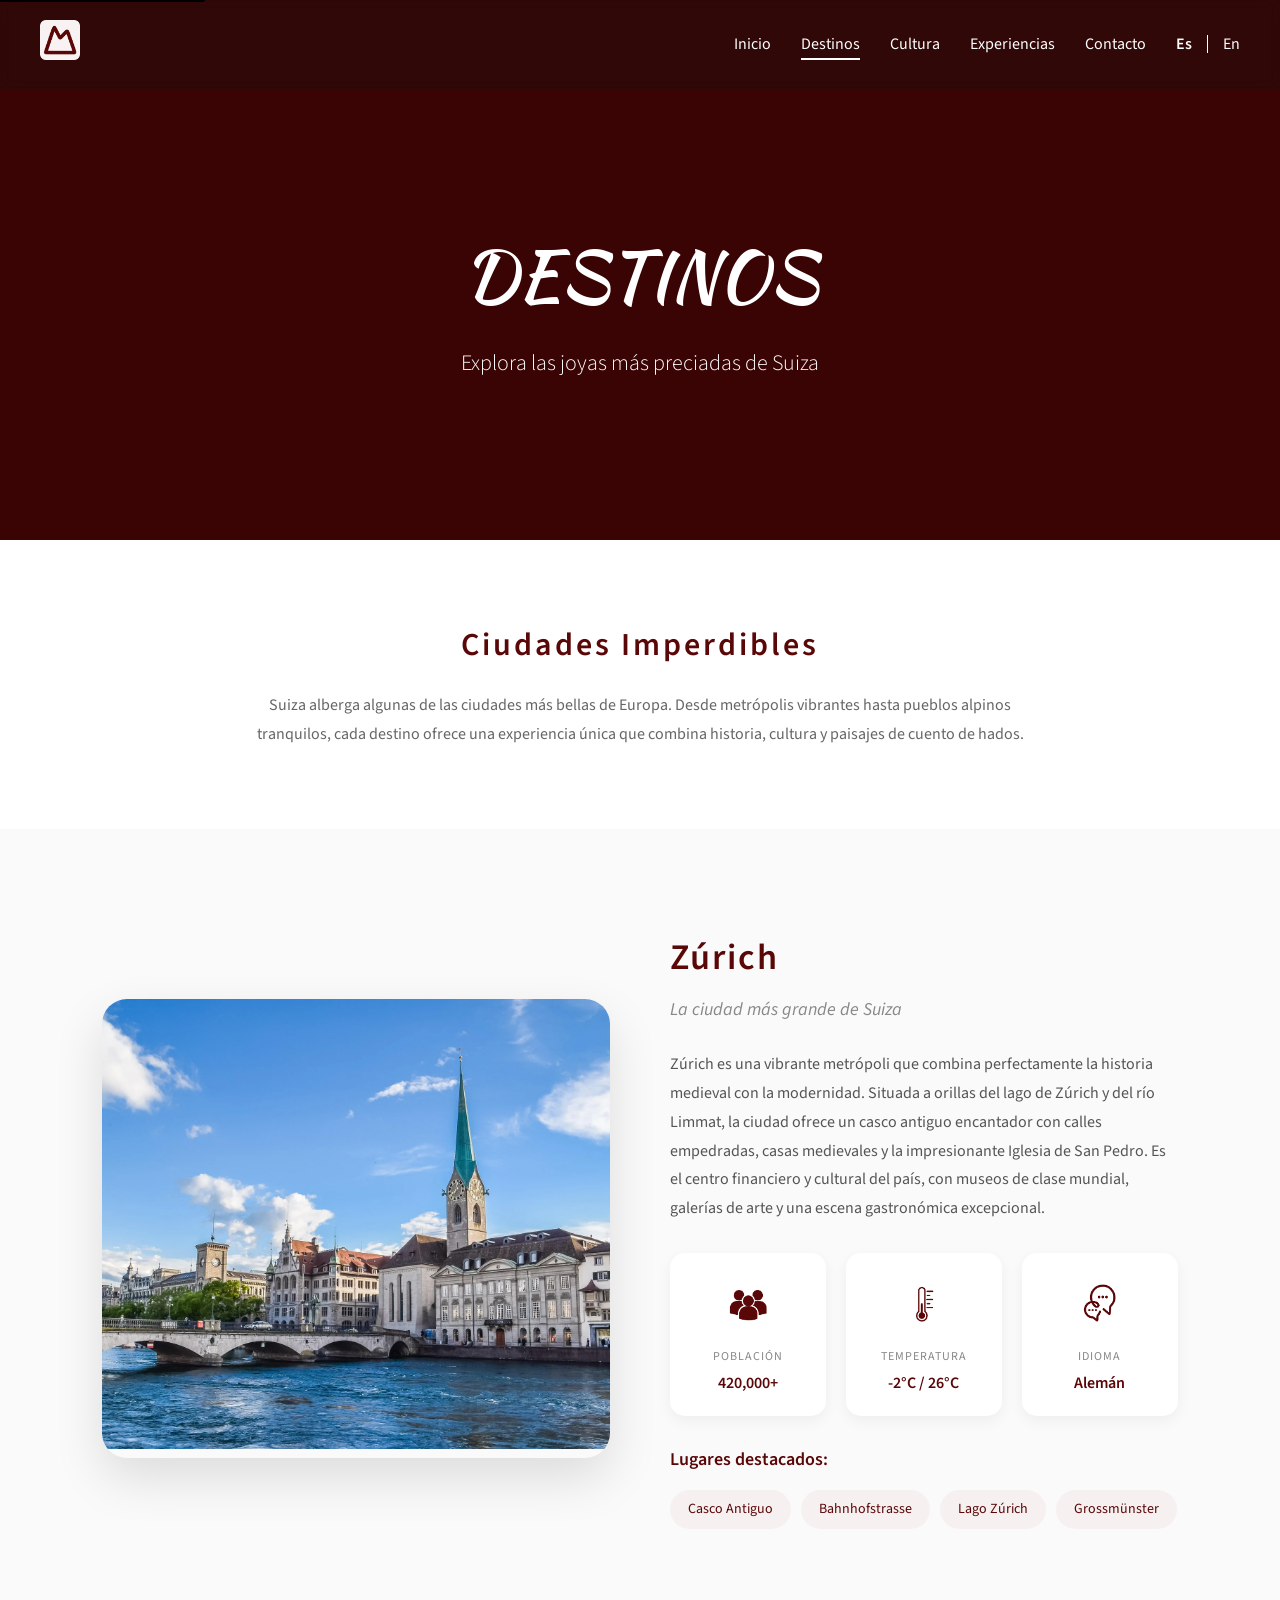
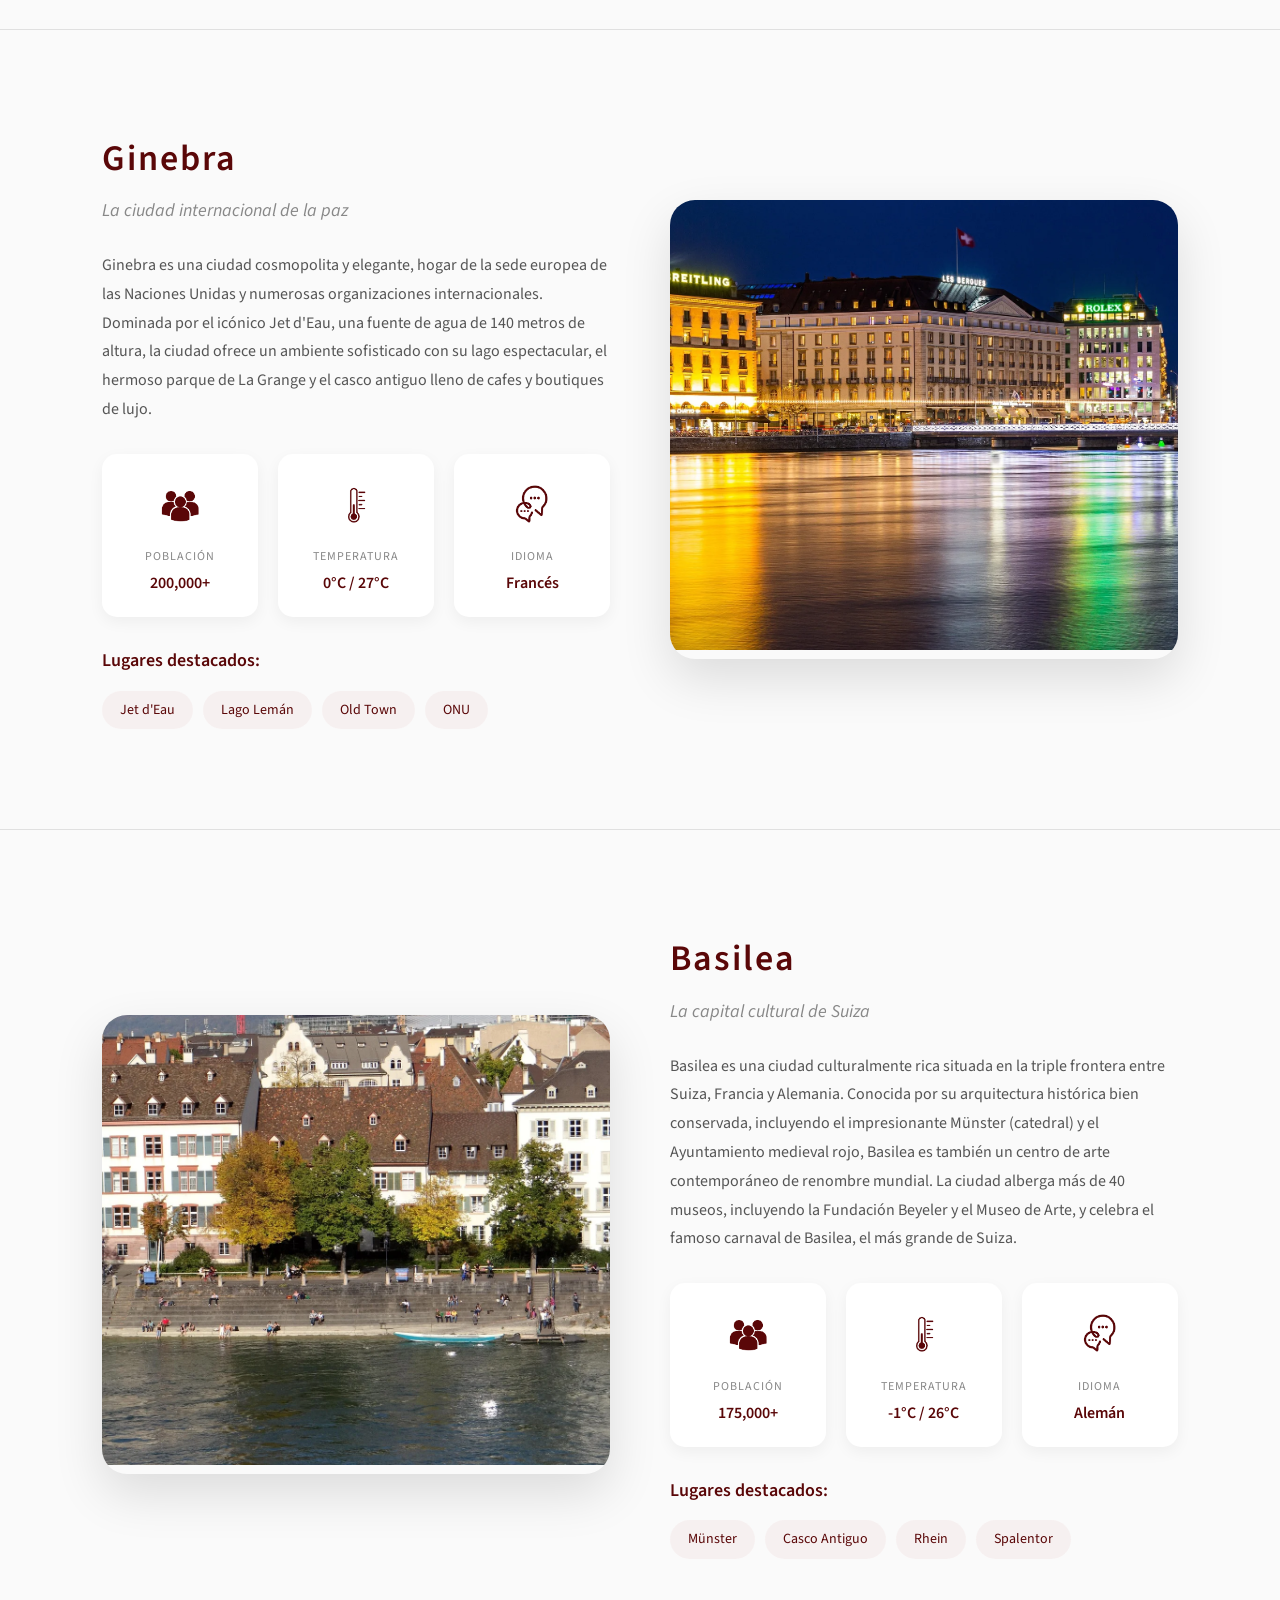
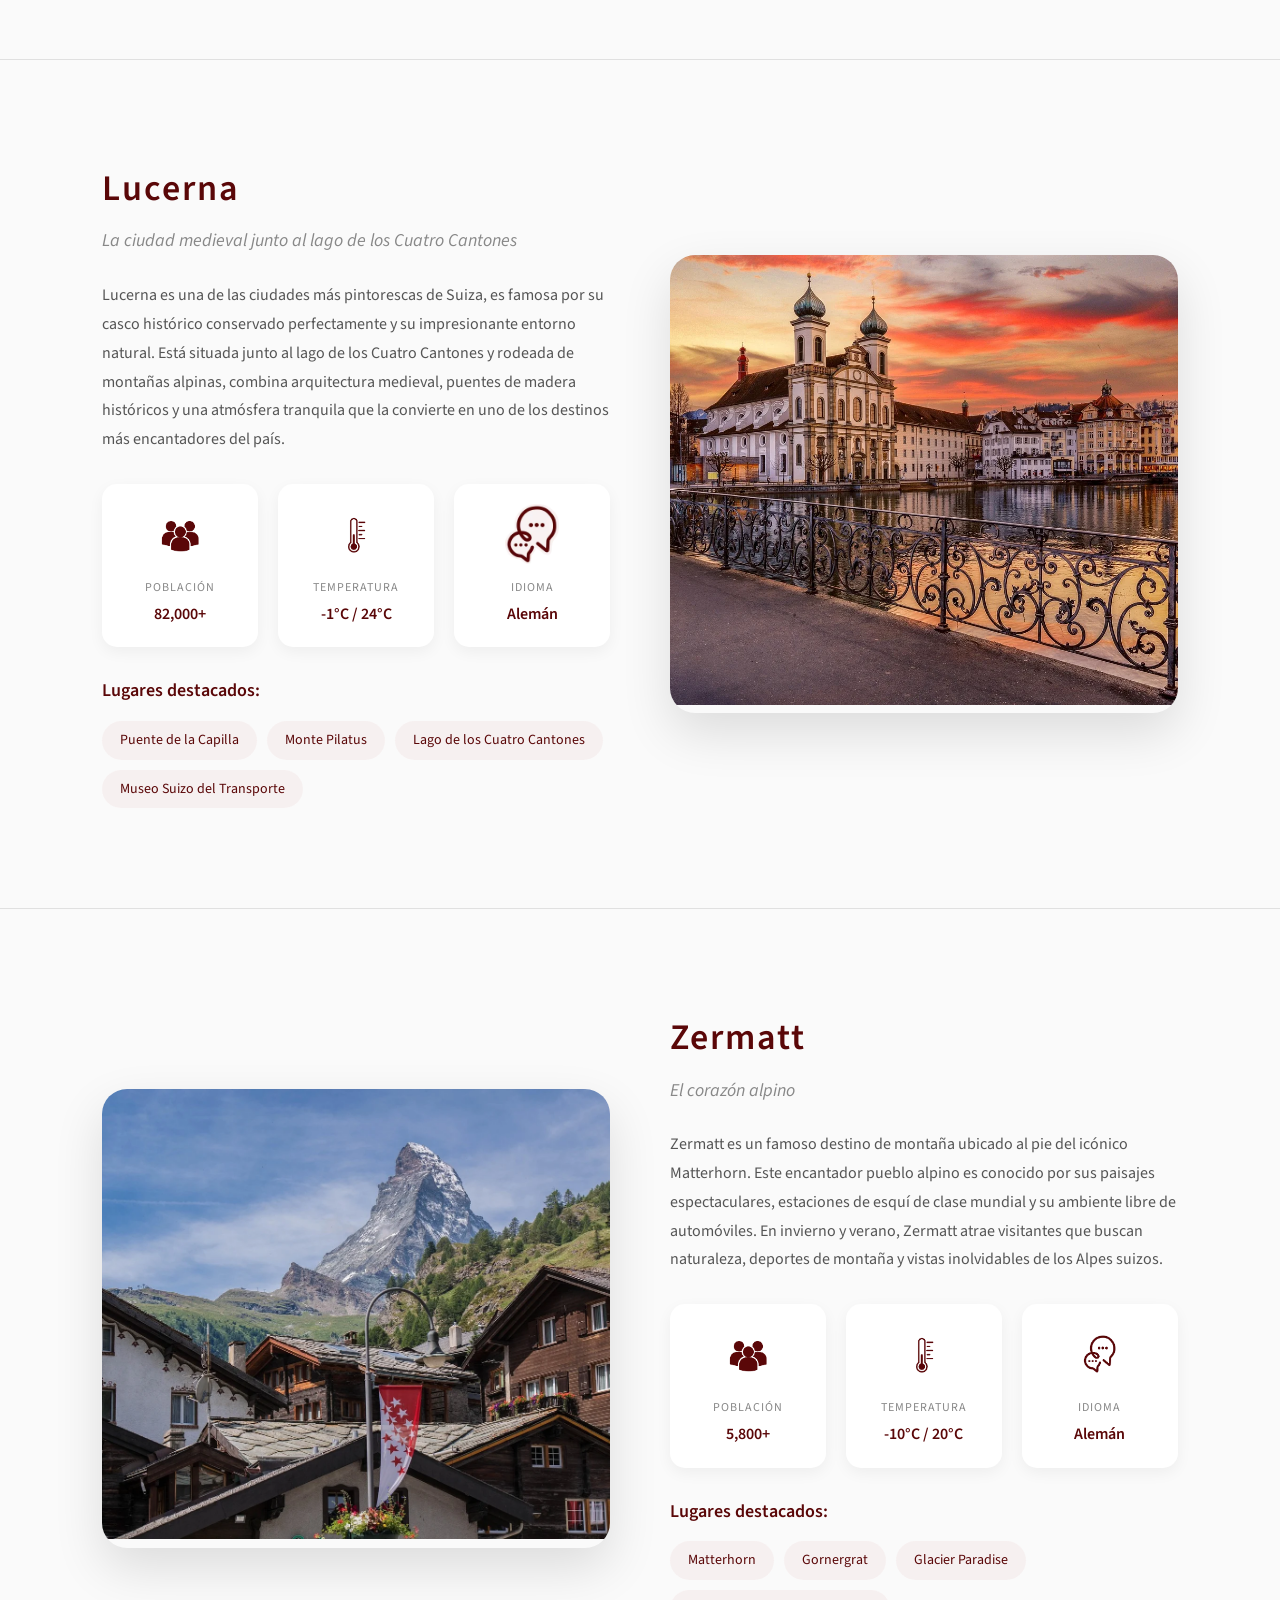
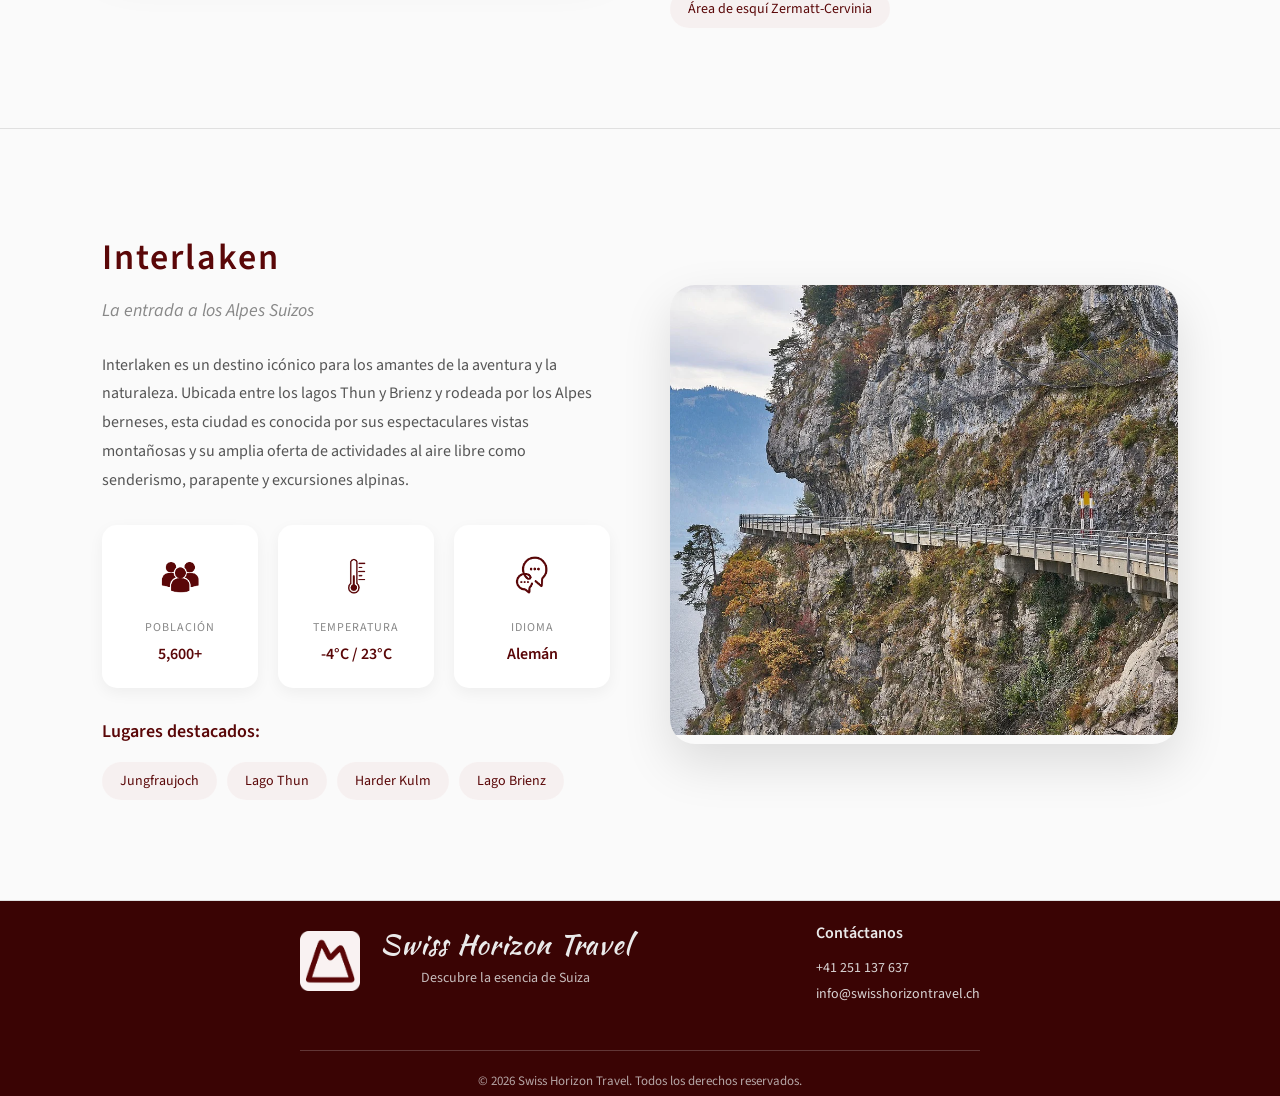
<file: paginas/destinos.html>
<!DOCTYPE html>
<html lang="es">
<head>
    <meta charset="UTF-8">
    <meta name="description" content="Descubre los destinos más impresionantes de Suiza: Zúrich, Ginebra, Basilea, Lucerna, Interlaken y más. Planifica tu viaje perfecto por las ciudades y pueblos más emblemáticos.">
    <meta name="keywords" content="Suiza, destinos, viajes, turismo, Zúrich, Ginebra, Basilea, Lucerna, Interlaken, ciudades suizas">
    <title data-lang-es="Destinos - Swiss Horizon Travel" data-lang-en="Destinations - Swiss Horizon Travel">Destinos - Swiss Horizon Travel</title>
    <meta name="viewport" content="width=device-width, initial-scale=1.0">

    <!--Tipografías-->
    <link href="https://fonts.googleapis.com/css2?family=Kaushan+Script&family=Source+Sans+3:wght@300;400;600&display=swap" rel="stylesheet">

    <link rel="stylesheet" href="../estilos.css">
    <link rel="stylesheet" href="../css/estilos-destinos.css">
</head>

<body>
    <a href="#main-content" class="skip-link">Saltar al contenido principal</a>

<!--Menú-->
<header class="navbar" role="banner">
    <div class="logo">
        <a href="index.html" aria-label="Swiss Horizon Travel - Inicio">
            <img src="../assets/logo.webp" alt="Logo de la página">
        </a>
    </div>

    <nav role="navigation" aria-label="Navegación principal">
        <ul class="menu" role="menubar">
            <li role="none"><a href="../index.html" role="menuitem" data-lang-es="Inicio" data-lang-en="Home">Inicio</a></li>
            <li class="dropdown">
                <a href="destinos.html">Destinos</a>

                <ul class="submenu">
                    <li><a href="#zurich">Zúrich</a></li>
                    <li><a href="#geneva">Ginebra</a></li>
                    <li><a href="#basilea">Basilea</a></li>
                    <li><a href="#lucerne">Lucerna</a></li>
                    <li><a href="#zermatt">Zermatt</a></li>
                    <li><a href="#interlaken">Interlaken</a></li>
                </ul>
            </li>
            <li role="none"><a href="../paginas/cultura.html" role="menuitem" data-lang-es="Cultura" data-lang-en="Culture">Cultura</a></li>
            <li role="none"><a href="../paginas/experiencias.html" role="menuitem" data-lang-es="Experiencias" data-lang-en="Experiences">Experiencias</a></li>
            <li role="none"><a href="../paginas/contacto.html" role="menuitem" data-lang-es="Contacto" data-lang-en="Contact">Contacto</a></li>
        </ul>
    </nav>

    <div class="idioma" role="group" aria-label="Selector de idioma">
        <a href="#" class="activo-idioma" onclick="cambiarIdioma('es'); return false;" aria-label="Cambiar a español" lang="es">Es</a>
        <span class="separador" aria-hidden="true"></span>
        <a href="#" onclick="cambiarIdioma('en'); return false;" aria-label="Switch to English" lang="en">En</a>
    </div>
</header>

<!--Hero-->
<section class="hero-destinos" aria-labelledby="titulo-destinos-hero">
    <div class="overlay" aria-hidden="true"></div>
    <div class="contenido-hero">
        <h1 id="titulo-destinos-hero" data-lang-es="DESTINOS" data-lang-en="DESTINATIONS">DESTINOS</h1>
        <p data-lang-es="Explora las joyas más preciadas de Suiza" data-lang-en="Explore Switzerland's most precious gems">Explora las joyas más preciadas de Suiza</p>
    </div>
</section>

<main id="main-content">

<!--Introducción-->
<section class="intro-destinos" aria-labelledby="intro-titulo">
    <h2 id="intro-titulo" data-lang-es="Ciudades Imperdibles" data-lang-en="Must-Visit Cities">Ciudades Imperdibles</h2>
    <p data-lang-es="Suiza alberga algunas de las ciudades más bellas de Europa. Desde metrópolis vibrantes hasta pueblos alpinos tranquilos, cada destino ofrece una experiencia única que combina historia, cultura y paisajes de cuento de hados."
        data-lang-en="Switzerland is home to some of Europe's most beautiful cities. From vibrant metropolises to quiet alpine villages, each destination offers a unique experience combining history, culture and fairytale landscapes.">
        Suiza alberga algunas de las ciudades más bellas de Europa. Desde metrópolis vibrantes hasta pueblos alpinos tranquilos, cada destino ofrece una experiencia única que combina historia, cultura y paisajes de cuento de hados.
    </p>
</section>

<!--Zúrich-->
<section class="seccion-ciudad" id="zurich" aria-labelledby="zurich-titulo">
    <div class="contenido-ciudad">
        <figure class="imagen-ciudad">
            <img src="../assets/imagenes/zurich.webp" alt="Vista panorámica de Zúrich con su lago, el río Limmat y el casco antiguo medieval">
            <figcaption class="visually-hidden">Zúrich, la ciudad más grande de Suiza</figcaption>
        </figure>
        <div class="info-ciudad">
            <h3 id="zurich-titulo" data-lang-es="Zúrich" data-lang-en="Zurich">Zúrich</h3>
            <p class="subtitulo" data-lang-es="La ciudad más grande de Suiza" data-lang-en="Switzerland's largest city">La ciudad más grande de Suiza</p>
            <p class="descripcion" data-lang-es="Zúrich es una vibrante metrópoli que combina perfectamente la historia medieval con la modernidad. Situada a orillas del lago de Zúrich y del río Limmat, la ciudad ofrece un casco antiguo encantador con calles empedradas, casas medievales y la impresionante Iglesia de San Pedro. Es el centro financiero y cultural del país, con museos de clase mundial, galerías de arte y una escena gastronómica excepcional."
                data-lang-en="Zurich is a vibrant metropolis that perfectly combines medieval history with modernity. Located on the shores of Lake Zurich and the Limmat River, the city offers a charming old town with cobblestone streets, medieval houses and the impressive St. Peter's Church. It is the country's financial and cultural center, with world-class museums, art galleries and an exceptional gastronomic scene.">
                Zúrich es una vibrante metrópoli que combina perfectamente la historia medieval con la modernidad. Situada a orillas del lago de Zúrich y del río Limmat, la ciudad ofrece un casco antiguo encantador con calles empedradas, casas medievales y la impresionante Iglesia de San Pedro. Es el centro financiero y cultural del país, con museos de clase mundial, galerías de arte y una escena gastronómica excepcional.
            </p>

            <div class="datos-ciudad">
                <div class="dato-ciudad">
                    <div class="icono">
                        <img src="../assets/iconos/poblacion-icono.webp" alt="Icono representativo de población">
                    </div>
                    <div class="etiqueta" data-lang-es="Población" data-lang-en="Population">Población</div>
                    <div class="valor">420,000+</div>
                </div>
                <div class="dato-ciudad">
                    <div class="icono">
                        <img src="../assets/iconos/temperatura-icono.webp" alt="Icono representativo de temperatura">
                    </div>
                    <div class="etiqueta" data-lang-es="Temperatura" data-lang-en="Temperature">Temperatura</div>
                    <div class="valor">-2°C / 26°C</div>
                </div>
                <div class="dato-ciudad">
                    <div class="icono">
                        <img src="../assets/iconos/idioma-destinos.webp" alt="Icono representativo de idioma">
                    </div>
                    <div class="etiqueta" data-lang-es="Idioma" data-lang-en="Language">Idioma</div>
                    <div class="valor" data-lang-es="Alemán" data-lang-en="German">Alemán</div>
                </div>
            </div>

            <div class="lugares-destacados">
                <h4 data-lang-es="Lugares destacados:" data-lang-en="Highlights:">Lugares destacados:</h4>
                <div class="lista-lugares">
                    <span class="lugar-tag" data-lang-es="Casco Antiguo" data-lang-en="Old Town">Casco Antiguo</span>
                    <span class="lugar-tag">Bahnhofstrasse</span>
                    <span class="lugar-tag" data-lang-es="Lago Zúrich" data-lang-en="Lake Zurich">Lago Zúrich</span>
                    <span class="lugar-tag">Grossmünster</span>
                </div>
            </div>
        </div>
    </div>
</section>

<!--Ginebra-->
<section class="seccion-ciudad" id="geneva">
    <div class="contenido-ciudad invertido">
        <div class="imagen-ciudad">
            <img src="../assets/imagenes/ginebra.webp" alt="Vista nocturna del río en Ginebra con edificios iluminados">
        </div>
        <div class="info-ciudad">
            <h3 data-lang-es="Ginebra" data-lang-en="Geneva">Ginebra</h3>
            <p class="subtitulo" data-lang-es="La ciudad internacional de la paz" data-lang-en="The international city of peace">La ciudad internacional de la paz</p>
            <p class="descripcion" data-lang-es="Ginebra es una ciudad cosmopolita y elegante, hogar de la sede europea de las Naciones Unidas y numerosas organizaciones internacionales. Dominada por el icónico Jet d'Eau, una fuente de agua de 140 metros de altura, la ciudad ofrece un ambiente sofisticado con su lago espectacular, el hermoso parque de La Grange y el casco antiguo lleno de cafes y boutiques de lujo."
                data-lang-en="Geneva is a cosmopolitan and elegant city, home to the European headquarters of the United Nations and numerous international organizations. Dominated by the iconic Jet d'Eau, a 140-meter-high water fountain, the city offers a sophisticated atmosphere with its spectacular lake, the beautiful La Grange park and the old town full of cafes and luxury boutiques.">
                Ginebra es una ciudad cosmopolita y elegante, hogar de la sede europea de las Naciones Unidas y numerosas organizaciones internacionales. Dominada por el icónico Jet d'Eau, una fuente de agua de 140 metros de altura, la ciudad ofrece un ambiente sofisticado con su lago espectacular, el hermoso parque de La Grange y el casco antiguo lleno de cafes y boutiques de lujo.
            </p>

            <div class="datos-ciudad">
                <div class="dato-ciudad">
                    <div class="icono">
                        <img src="../assets/iconos/poblacion-icono.webp" alt="Icono población">
                    </div>
                    <div class="etiqueta" data-lang-es="Población" data-lang-en="Population">Población</div>
                    <div class="valor">200,000+</div>
                </div>
                <div class="dato-ciudad">
                    <div class="icono">
                        <img src="../assets/iconos/temperatura-icono.webp" alt="Icono temperatura">
                    </div>
                    <div class="etiqueta" data-lang-es="Temperatura" data-lang-en="Temperature">Temperatura</div>
                    <div class="valor">0°C / 27°C</div>
                </div>
                <div class="dato-ciudad">
                    <div class="icono">
                        <img src="../assets/iconos/idioma-destinos.webp" alt="Icono idioma">
                    </div>
                    <div class="etiqueta" data-lang-es="Idioma" data-lang-en="Language">Idioma</div>
                    <div class="valor" data-lang-es="Francés" data-lang-en="French">Francés</div>
                </div>
            </div>

            <div class="lugares-destacados">
                <h4 data-lang-es="Lugares destacados:" data-lang-en="Highlights:">Lugares destacados:</h4>
                <div class="lista-lugares">
                    <span class="lugar-tag">Jet d'Eau</span>
                    <span class="lugar-tag" data-lang-es="Lago Lemán" data-lang-en="Lake Geneva">Lago Lemán</span>
                    <span class="lugar-tag">Old Town</span>
                    <span class="lugar-tag" data-lang-es="ONU" data-lang-en="UN">ONU</span>
                </div>
            </div>
        </div>
    </div>
</section>

<!--Basilea-->
<section class="seccion-ciudad" id="basilea">
    <div class="contenido-ciudad">
        <div class="imagen-ciudad">
            <img src="../assets/imagenes/basilea.webp" alt="Personas descansando junto al río Rin en Basilea con casas tradicionales y árboles otoñales al fondo">
        </div>
        <div class="info-ciudad">
            <h3 data-lang-es="Basilea" data-lang-en="Basel">Basilea</h3>
            <p class="subtitulo" data-lang-es="La capital cultural de Suiza" data-lang-en="Switzerland's cultural capital">La capital cultural de Suiza</p>
            <p class="descripcion" data-lang-es="Basilea es una ciudad culturalmente rica situada en la triple frontera entre Suiza, Francia y Alemania. Conocida por su arquitectura histórica bien conservada, incluyendo el impresionante Münster (catedral) y el Ayuntamiento medieval rojo, Basilea es también un centro de arte contemporáneo de renombre mundial. La ciudad alberga más de 40 museos, incluyendo la Fundación Beyeler y el Museo de Arte, y celebra el famoso carnaval de Basilea, el más grande de Suiza."
                data-lang-en="Basel is a culturally rich city located at the triple border between Switzerland, France and Germany. Known for its well-preserved historical architecture, including the impressive Münster (cathedral) and the red medieval Town Hall, Basel is also a world-renowned center for contemporary art. The city hosts more than 40 museums, including the Beyeler Foundation and the Art Museum, and celebrates the famous Basel Carnival, the largest in Switzerland.">
                Basilea es una ciudad culturalmente rica situada en la triple frontera entre Suiza, Francia y Alemania. Conocida por su arquitectura histórica bien conservada, incluyendo el impresionante Münster (catedral) y el Ayuntamiento medieval rojo, Basilea es también un centro de arte contemporáneo de renombre mundial. La ciudad alberga más de 40 museos, incluyendo la Fundación Beyeler y el Museo de Arte, y celebra el famoso carnaval de Basilea, el más grande de Suiza.
            </p>

            <div class="datos-ciudad">
                <div class="dato-ciudad">
                    <div class="icono">
                        <img src="../assets/iconos/poblacion-icono.webp" alt="Icono representativo de población">
                    </div>
                    <div class="etiqueta" data-lang-es="Población" data-lang-en="Population">Población</div>
                    <div class="valor">175,000+</div>
                </div>
                <div class="dato-ciudad">
                    <div class="icono">
                        <img src="../assets/iconos/temperatura-icono.webp" alt="Icono representativo de temperatura">
                    </div>
                    <div class="etiqueta" data-lang-es="Temperatura" data-lang-en="Temperature">Temperatura</div>
                    <div class="valor">-1°C / 26°C</div>
                </div>
                <div class="dato-ciudad">
                    <div class="icono">
                        <img src="../assets/iconos/idioma-destinos.webp" alt="Icono representativo de idiomas">
                    </div>
                    <div class="etiqueta" data-lang-es="Idioma" data-lang-en="Language">Idioma</div>
                    <div class="valor" data-lang-es="Alemán" data-lang-en="German">Alemán</div>
                </div>
            </div>

            <div class="lugares-destacados">
                <h4 data-lang-es="Lugares destacados:" data-lang-en="Highlights:">Lugares destacados:</h4>
                <div class="lista-lugares">
                    <span class="lugar-tag">Münster</span>
                    <span class="lugar-tag" data-lang-es="Casco Antiguo" data-lang-en="Old Town">Casco Antiguo</span>
                    <span class="lugar-tag">Rhein</span>
                    <span class="lugar-tag" data-lang-es="Spalentor" data-lang-en="Spalen Gate">Spalentor</span>
                </div>
            </div>
        </div>
    </div>
</section>

<!--Lucerne-->
<section class="seccion-ciudad" id="lucerne">
    <div class="contenido-ciudad invertido">
        <div class="imagen-ciudad">
            <img src="../assets/imagenes/lucerna.webp" alt="Vista del casco histórico de Lucerna al atardecer con la iglesia jesuita y el río Reuss rodeado de arquitectura tradicional suiza">
        </div>
        <div class="info-ciudad">
            <h3 data-lang-es="Lucerna" data-lang-en="Lucerne">Lucerna</h3>
            <p class="subtitulo" data-lang-es="La ciudad medieval junto al lago de los Cuatro Cantones" data-lang-en="The medieval city by the lake Lucerne">La ciudad medieval junto al lago de los Cuatro Cantones</p>
            <p class="descripcion" data-lang-es="Lucerna es una de las ciudades más pintorescas de Suiza, es famosa por su casco histórico conservado perfectamente y su impresionante entorno natural. Está situada junto al lago de los Cuatro Cantones y rodeada de montañas alpinas, combina arquitectura medieval, puentes de madera históricos y una atmósfera tranquila que la convierte en uno de los destinos más encantadores del país."
                data-lang-en="Lucerne is one of Switzerland’s most picturesque cities, known for its beautifully preserved old town and stunning natural surroundings. Located on the shores of Lake Lucerne and surrounded by alpine mountains, the city blends medieval architecture, historic wooden bridges, and a peaceful atmosphere that makes it one of the country’s most charming destinations.">
                Lucerna es una de las ciudades más pintorescas de Suiza, es famosa por su casco histórico conservado perfectamente y su impresionante entorno natural. Está situada junto al lago de los Cuatro Cantones y rodeada de montañas alpinas, combina arquitectura medieval, puentes de madera históricos y una atmósfera tranquila que la convierte en uno de los destinos más encantadores del país.
            </p>

            <div class="datos-ciudad">
                <div class="dato-ciudad">
                    <div class="icono">
                        <img src="../assets/iconos/poblacion-icono.webp" alt="Icono representativo de población">
                    </div>
                    <div class="etiqueta" data-lang-es="Población" data-lang-en="Population">Población</div>
                    <div class="valor">82,000+</div>
                </div>
                <div class="dato-ciudad">
                    <div class="icono">
                        <img src="../assets/iconos/temperatura-icono.webp" alt="Icono representativo de temperatura">
                    </div>
                    <div class="etiqueta" data-lang-es="Temperatura" data-lang-en="Temperature">Temperatura</div>
                    <div class="valor">-1°C / 24°C</div>
                </div>
                <div class="dato-ciudad">
                    <div class="icono">
                        <img src="../assets/iconos/idioma-icono.webp" alt="Icono representativo de idioma">
                    </div>
                    <div class="etiqueta" data-lang-es="Idioma" data-lang-en="Language">Idioma</div>
                    <div class="valor" data-lang-es="Alemán" data-lang-en="German">Alemán</div>
                </div>
            </div>

            <div class="lugares-destacados">
                <h4 data-lang-es="Lugares destacados:" data-lang-en="Highlights:">Lugares destacados:</h4>
                <div class="lista-lugares">
                    <span class="lugar-tag" data-lang-es="Puente de la Capilla" data-lang-en="Chapel Bridge">Puente de la Capilla</span>
                    <span class="lugar-tag" data-lang-es="Monte Pilatus" data-lang-en="Mount Pilatus">Monte Pilatus</span>
                    <span class="lugar-tag" data-lang-es="Lago de los Cuatro Cantones" data-lang-en="Lake Lucerne">Lago de los Cuatro Cantones</span>
                    <span class="lugar-tag" data-lang-es="Museo Suizo del Transporte" data-lang-en="Swiss Museum of Transport">Museo Suizo del Transporte</span>
                </div>
            </div>
        </div>
    </div>
</section>

<!--Zermatt-->
<section class="seccion-ciudad" id="zermatt">
    <div class="contenido-ciudad">
        <div class="imagen-ciudad">
            <img src="../assets/imagenes/zermatt.webp" alt="Pueblo alpino de Zermatt con casas tradicionales de madera y el monte Matterhorn al fondo">
        </div>
        <div class="info-ciudad">
            <h3 data-lang-es="Zermatt" data-lang-en="Zermatt">Zermatt</h3>
            <p class="subtitulo" data-lang-es="El corazón alpino" data-lang-en="The alpine heart">El corazón alpino</p>
            <p class="descripcion" data-lang-es="Zermatt es un famoso destino de montaña ubicado al pie del icónico Matterhorn. Este encantador pueblo alpino es conocido por sus paisajes espectaculares, estaciones de esquí de clase mundial y su ambiente libre de automóviles. En invierno y verano, Zermatt atrae visitantes que buscan naturaleza, deportes de montaña y vistas inolvidables de los Alpes suizos."
                data-lang-en="Zermatt is a world-famous mountain resort located at the foot of the iconic Matterhorn. This charming alpine village is known for its breathtaking landscapes, world-class ski resorts, and car-free atmosphere. In both winter and summer, Zermatt attracts visitors seeking nature, mountain sports, and unforgettable views of the Swiss Alps.">
                Zermatt es un famoso destino de montaña ubicado al pie del icónico Matterhorn. Este encantador pueblo alpino es conocido por sus paisajes espectaculares, estaciones de esquí de clase mundial y su ambiente libre de automóviles. En invierno y verano, Zermatt atrae visitantes que buscan naturaleza, deportes de montaña y vistas inolvidables de los Alpes suizos.
            </p>

            <div class="datos-ciudad">
                <div class="dato-ciudad">
                    <div class="icono">
                        <img src="../assets/iconos/poblacion-icono.webp" alt="Icono representativo de población">
                    </div>
                    <div class="etiqueta" data-lang-es="Población" data-lang-en="Population">Población</div>
                    <div class="valor">5,800+</div>
                </div>
                <div class="dato-ciudad">
                    <div class="icono">
                        <img src="../assets/iconos/temperatura-icono.webp" alt="Icono representativo de temperatura">
                    </div>
                    <div class="etiqueta" data-lang-es="Temperatura" data-lang-en="Temperature">Temperatura</div>
                    <div class="valor">-10°C / 20°C</div>
                </div>
                <div class="dato-ciudad">
                    <div class="icono"><img src="../assets/iconos/idioma-destinos.webp" alt="Icono representativo de idioma">
                    </div>
                    <div class="etiqueta" data-lang-es="Idioma" data-lang-en="Language">Idioma</div>
                    <div class="valor" data-lang-es="Alemán" data-lang-en="German">Alemán</div>
                </div>
            </div>

            <div class="lugares-destacados">
                <h4 data-lang-es="Lugares destacados:" data-lang-en="Highlights:">Lugares destacados:</h4>
                <div class="lista-lugares">
                    <span class="lugar-tag">Matterhorn</span>
                    <span class="lugar-tag">Gornergrat</span>
                    <span class="lugar-tag">Glacier Paradise</span>
                    <span class="lugar-tag" data-lang-es="Área de esquí Zermatt-Cervinia" data-lang-en="Spalen Gate">Zermatt-Cervinia Ski Area</span>
                </div>
            </div>
        </div>
    </div>
</section>

<!--Interlaken-->
<section class="seccion-ciudad" id="interlaken">
    <div class="contenido-ciudad invertido">
        <div class="imagen-ciudad">
            <img src="../assets/imagenes/interlaken.webp" alt="Sendero panorámico en Interlaken junto a un lago y acantilados con paisaje alpino en Suiza">
        </div>
        <div class="info-ciudad">
            <h3 data-lang-es="Interlaken" data-lang-en="Interlaken">Interlaken</h3>
            <p class="subtitulo" data-lang-es="La entrada a los Alpes Suizos" data-lang-en="The entrance to the Swiss Alps">La entrada a los Alpes Suizos</p>
            <p class="descripcion" data-lang-es="Interlaken es un destino icónico para los amantes de la aventura y la naturaleza. Ubicada entre los lagos Thun y Brienz y rodeada por los Alpes berneses, esta ciudad es conocida por sus espectaculares vistas montañosas y su amplia oferta de actividades al aire libre como senderismo, parapente y excursiones alpinas."
                data-lang-en="Interlaken is an iconic destination for nature lovers and adventure seekers. Located between Lake Thun and Lake Brienz and surrounded by the Bernese Alps, the town is famous for its spectacular mountain views and its wide range of outdoor activities such as hiking, paragliding, and alpine excursions.">
                Interlaken es un destino icónico para los amantes de la aventura y la naturaleza. Ubicada entre los lagos Thun y Brienz y rodeada por los Alpes berneses, esta ciudad es conocida por sus espectaculares vistas montañosas y su amplia oferta de actividades al aire libre como senderismo, parapente y excursiones alpinas.
            </p>

            <div class="datos-ciudad">
                <div class="dato-ciudad">
                    <div class="icono">
                        <img src="../assets/iconos/poblacion-icono.webp" alt="Icono representativo de población">
                    </div>
                    <div class="etiqueta" data-lang-es="Población" data-lang-en="Population">Población</div>
                    <div class="valor">5,600+</div>
                </div>
                <div class="dato-ciudad">
                    <div class="icono">
                        <img src="../assets/iconos/temperatura-icono.webp" alt="Icono representativo de temperatura">
                    </div>
                    <div class="etiqueta" data-lang-es="Temperatura" data-lang-en="Temperature">Temperatura</div>
                    <div class="valor">-4°C / 23°C</div>
                </div>
                <div class="dato-ciudad">
                    <div class="icono">
                        <img src="../assets/iconos/idioma-destinos.webp" alt="Icono representativo de idioma">
                    </div>
                    <div class="etiqueta" data-lang-es="Idioma" data-lang-en="Language">Idioma</div>
                    <div class="valor" data-lang-es="Alemán" data-lang-en="German">Alemán</div>
                </div>
            </div>

            <div class="lugares-destacados">
                <h4 data-lang-es="Lugares destacados:" data-lang-en="Highlights:">Lugares destacados:</h4>
                <div class="lista-lugares">
                    <span class="lugar-tag">Jungfraujoch</span>
                    <span class="lugar-tag" data-lang-es="Lago Thun" data-lang-en="Lake Thun">Lago Thun</span>
                    <span class="lugar-tag">Harder Kulm</span>
                    <span class="lugar-tag" data-lang-es="Lago Brienz" data-lang-en="Lake Brienz">Lago Brienz</span>
                </div>
            </div>
        </div>
    </div>
</section>

<!--Footer-->
<footer class="footer">
    <div class="footer-top">
        <div class="footer-marca">
            <img src="../assets/logo.webp" alt="Swiss Horizon Travel" class="logo-footer">
            <div>
                <h3>Swiss Horizon Travel</h3>
                <p class="tagline" data-lang-es="Descubre la esencia de Suiza" data-lang-en="Discover the essence of Switzerland">Descubre la esencia de Suiza</p>
            </div>
        </div>

        <div class="footer-contacto">
            <h4 data-lang-es="Contáctanos" data-lang-en="Contact Us">Contáctanos</h4>
            <p>+41 251 137 637</p>
            <p>info@swisshorizontravel.ch</p>
        </div>
    </div>

    <hr>

    <div class="footer-bottom">
        <p data-lang-es="© 2026 Swiss Horizon Travel. Todos los derechos reservados." data-lang-en="© 2026 Swiss Horizon Travel. All rights reserved.">© 2026 Swiss Horizon Travel. Todos los derechos reservados.</p>
    </div>
</footer>

<script src="../js/script.js"></script>
<script src="../js/script-lang.js"></script>
</body>
</html>
</file>
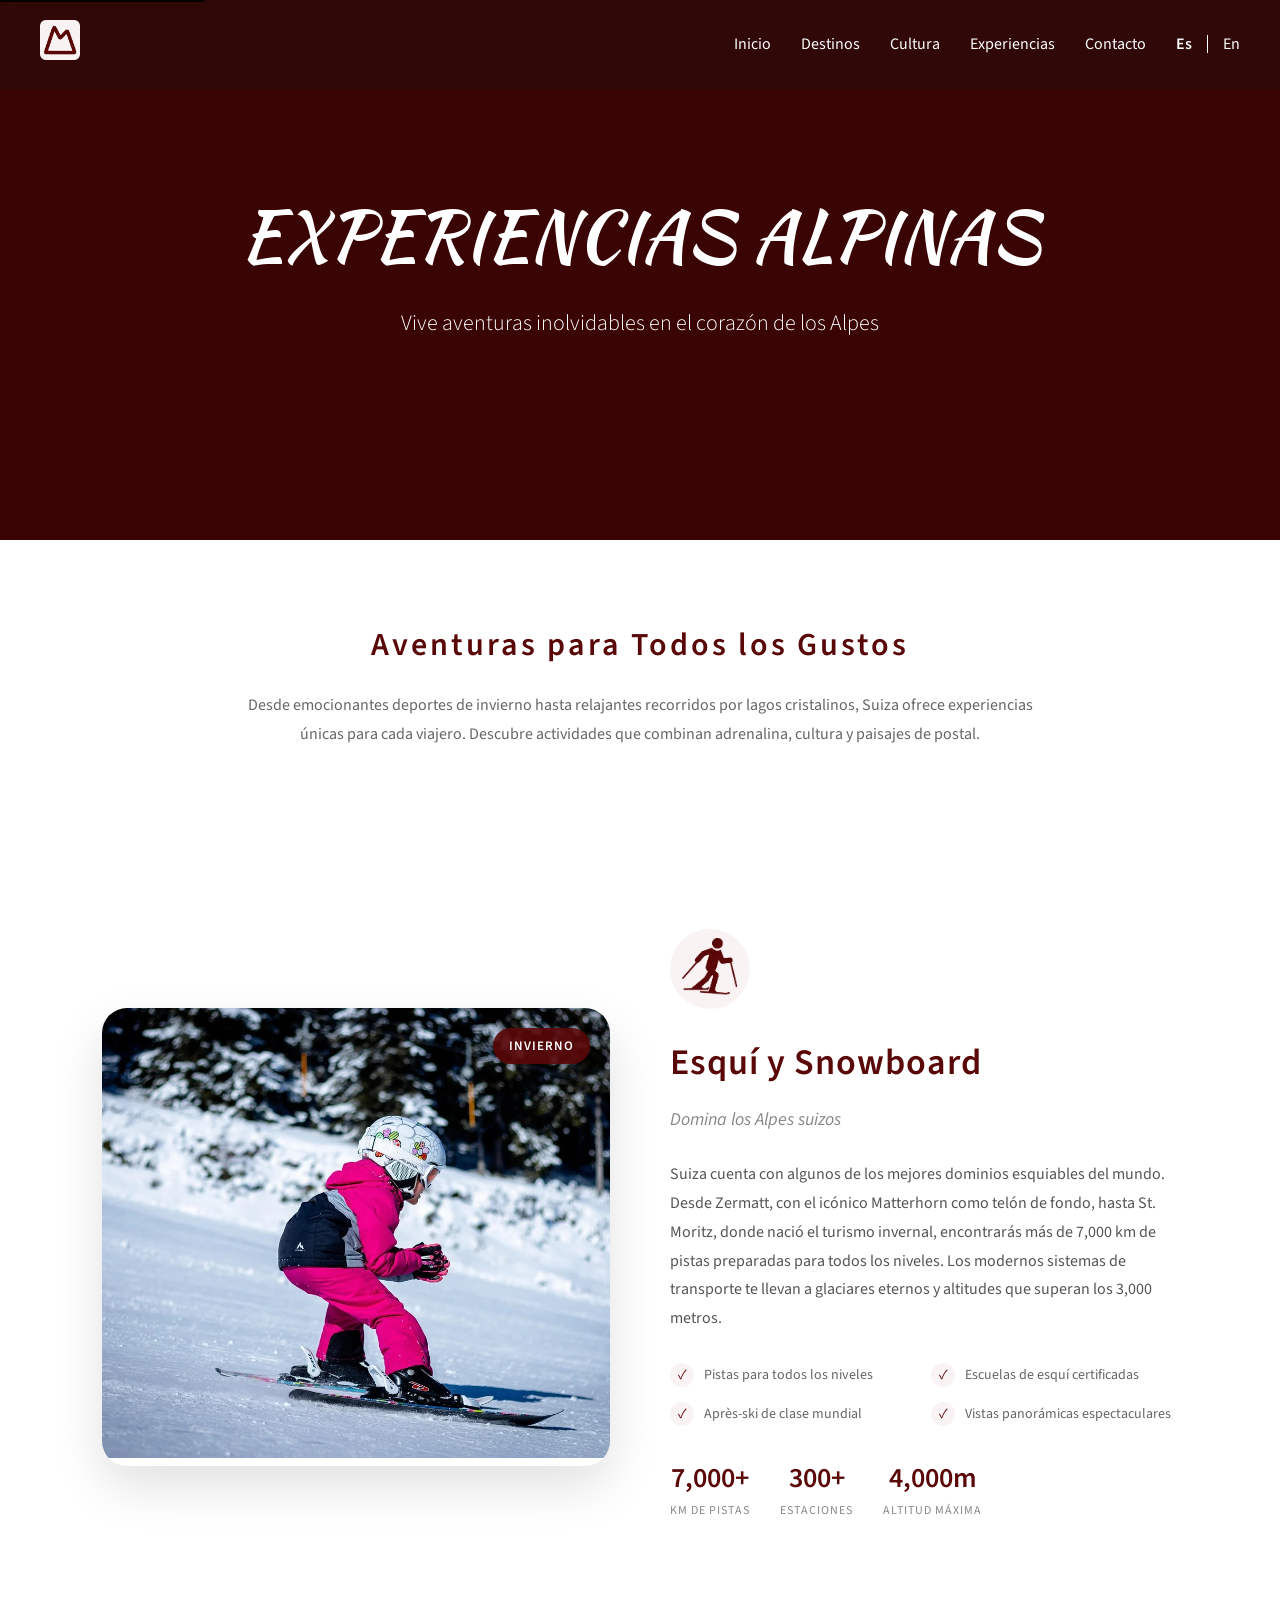
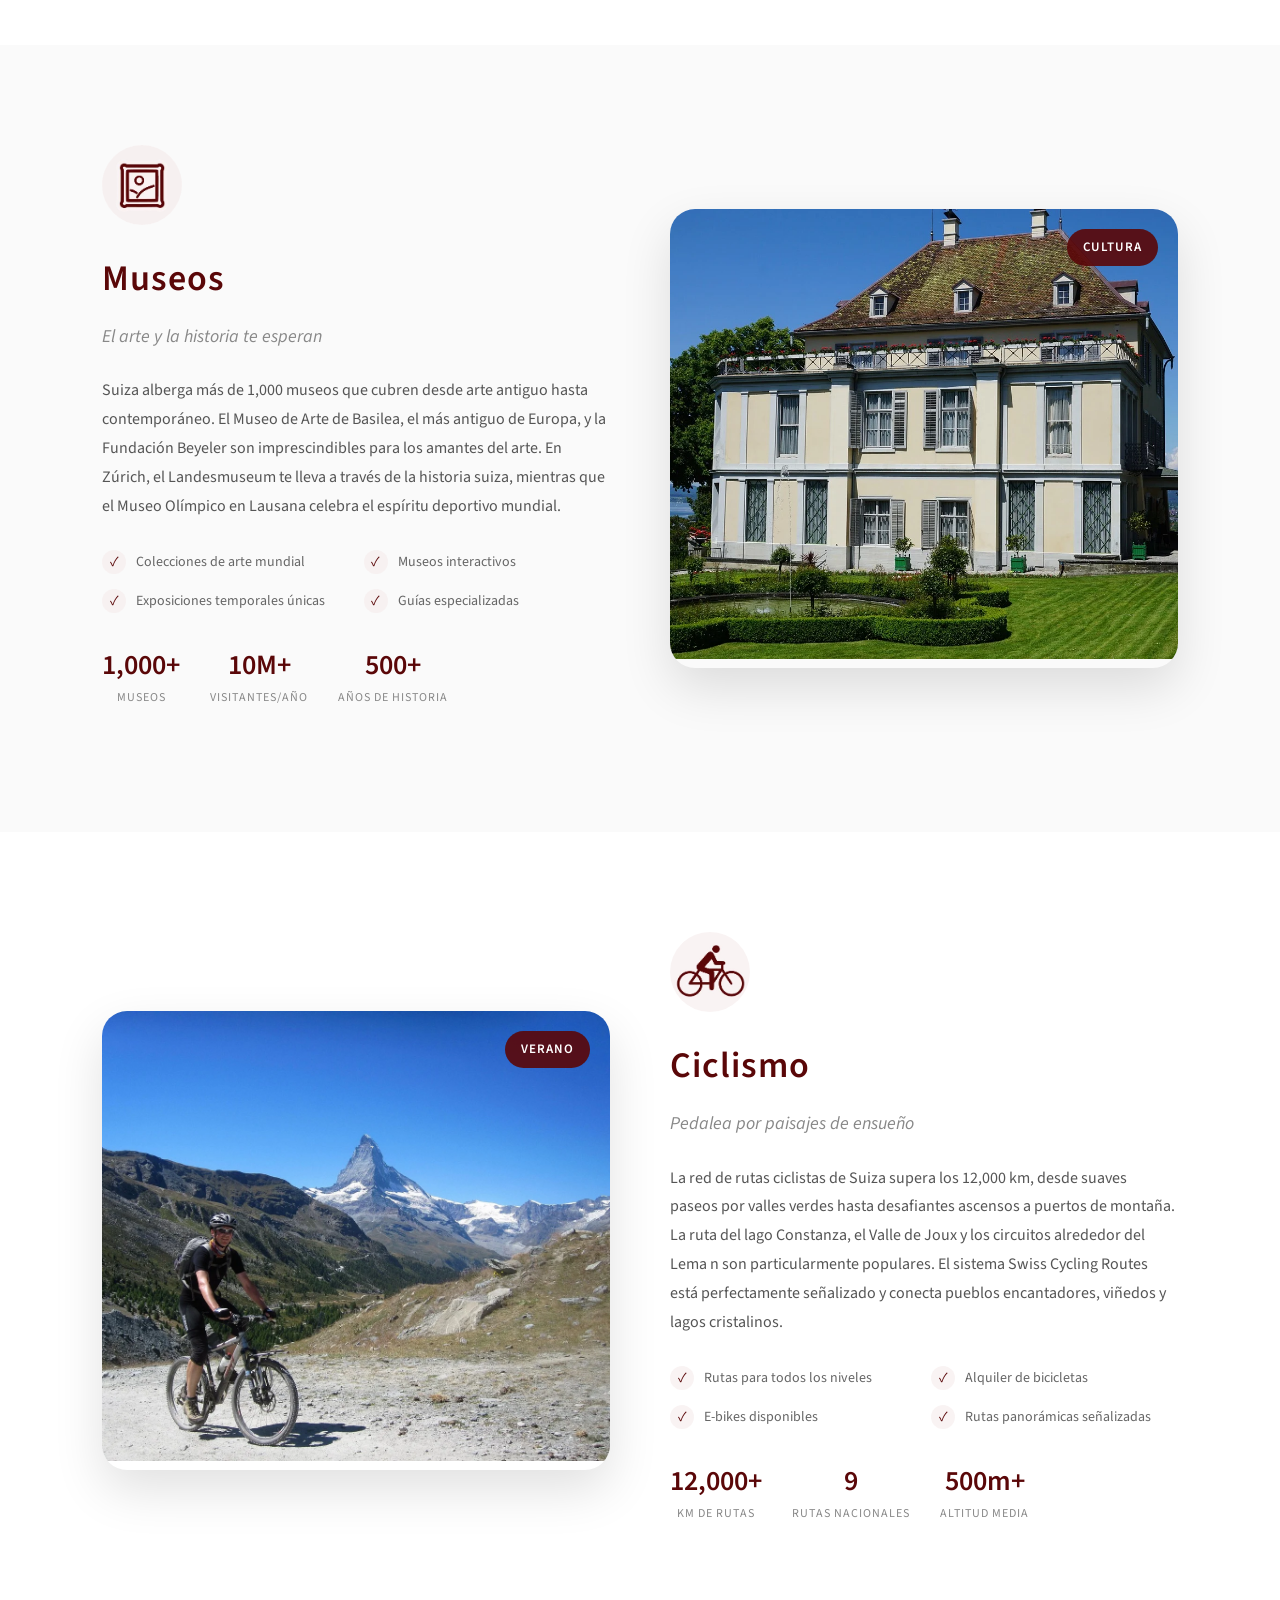
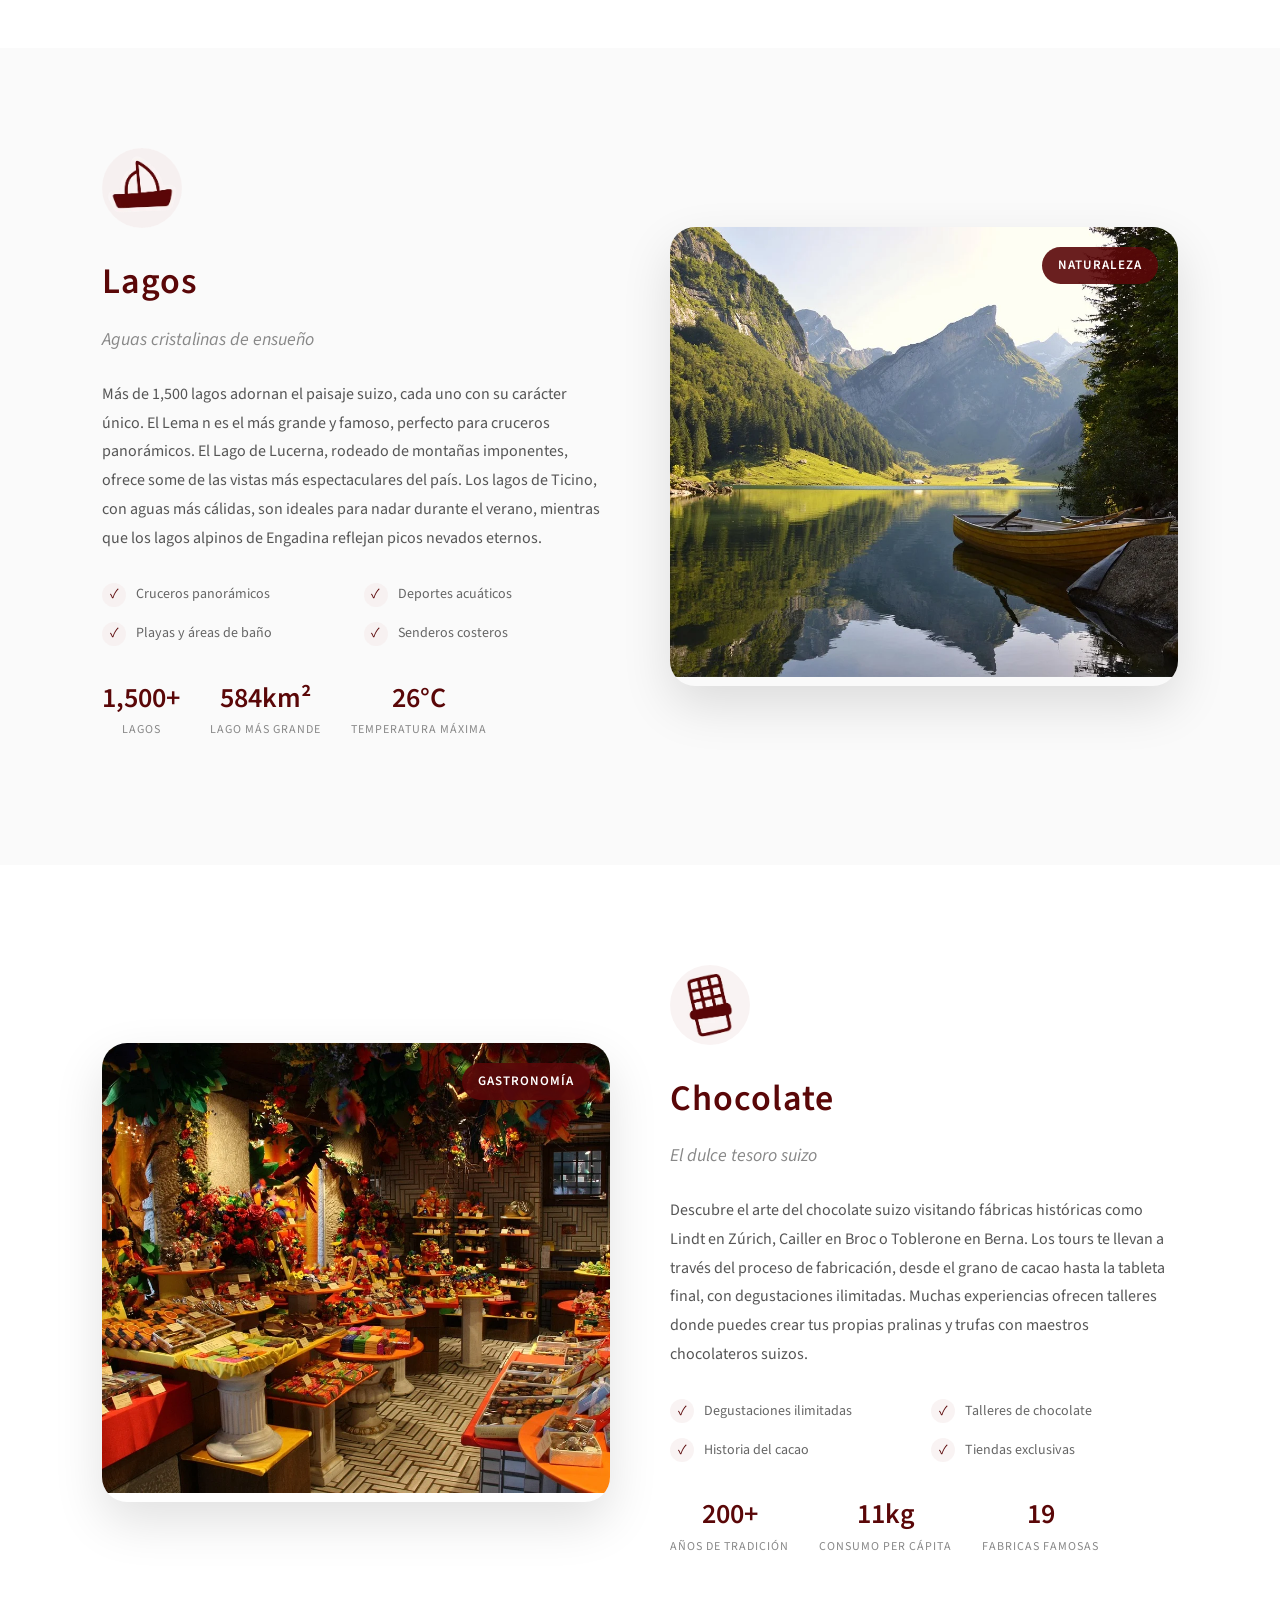
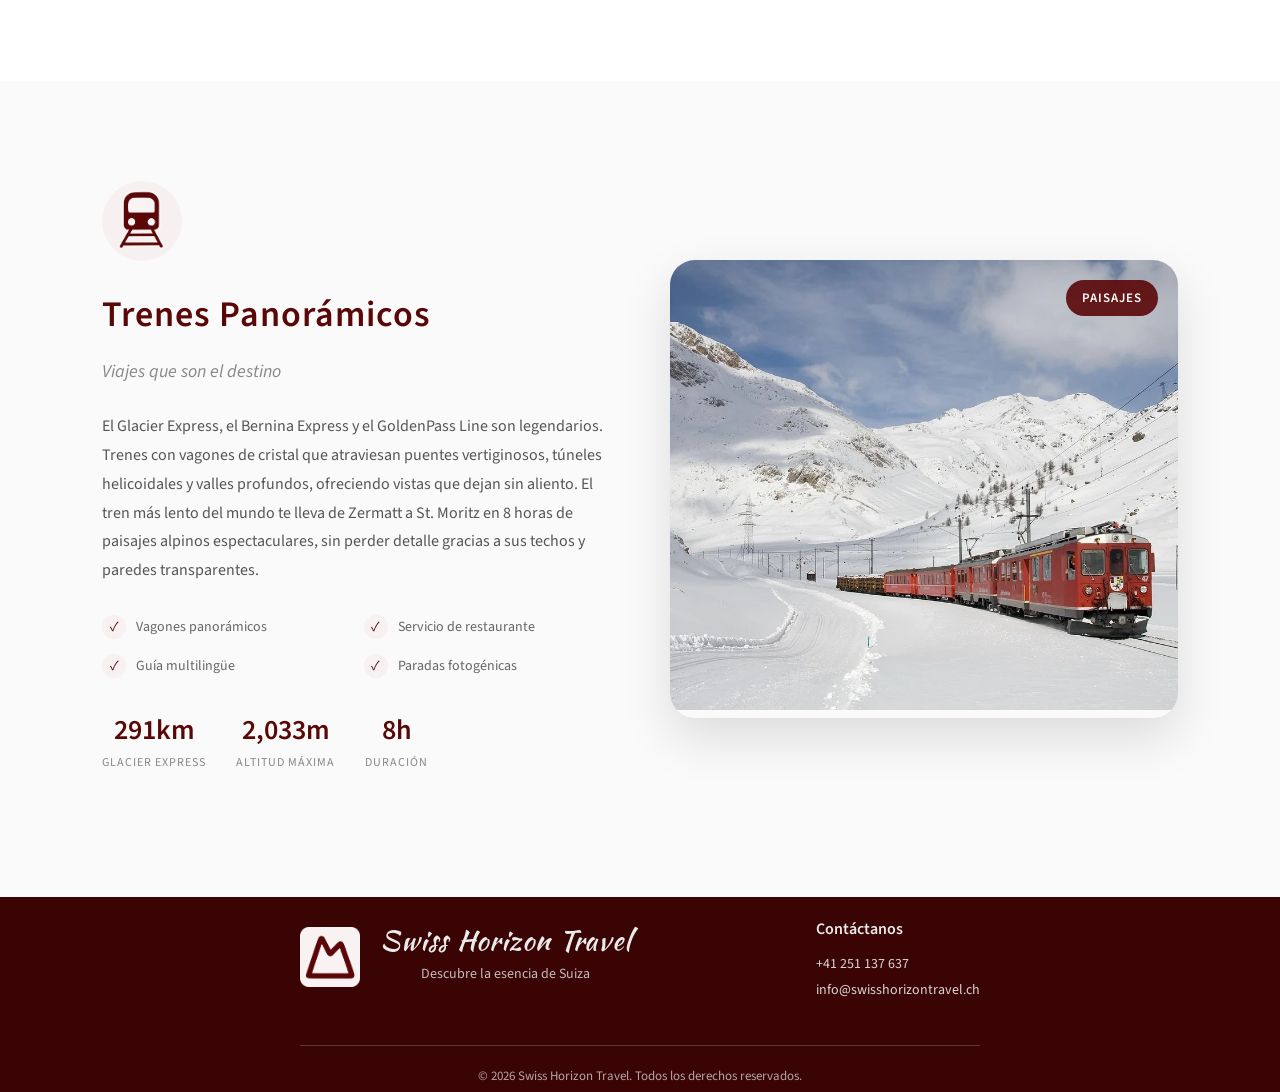
<file: paginas/experiencias.html>
<!DOCTYPE html>
<html lang="es">
<head>
    <meta charset="UTF-8">
    <meta name="description" content="Experiencias alpinas en Suiza: esquí, snowboard, museos, ciclismo, lagos, chocolate y trenes panorámicos. Vive aventuras inolvidables en los Alpes suizos.">
    <meta name="keywords" content="Suiza, experiencias, esquí, snowboard, museos, ciclismo, lagos, chocolate, trenes panorámicos, Alpes">
    <title data-lang-es="Experiencias - Swiss Horizon Travel" data-lang-en="Experiences - Swiss Horizon Travel">Experiencias - Swiss Horizon Travel</title>
    <meta name="viewport" content="width=device-width, initial-scale=1.0">

    <!--Tipografías-->
    <link href="https://fonts.googleapis.com/css2?family=Kaushan+Script&family=Source+Sans+3:wght@300;400;600&display=swap" rel="stylesheet">

    <link rel="stylesheet" href="../estilos.css">
    <link rel="stylesheet" href="../css/estilos-experiencias.css">
</head>

<body>
    <a href="#main-content" class="skip-link">Saltar al contenido principal</a>

<!--Menú-->
<header class="navbar" role="banner">
    <div class="logo">
        <a href="../index.html" aria-label="Swiss Horizon Travel - Inicio">
            <img src="../assets/logo.webp" alt="Logo de la página">
        </a>
    </div>

    <nav role="navigation" aria-label="Navegación principal">
        <ul class="menu" role="menubar">
            <li role="none"><a href="../index.html" role="menuitem" data-lang-es="Inicio" data-lang-en="Home">Inicio</a></li>
            <li class="dropdown">
                <a href="destinos.html">Destinos</a>

                <ul class="submenu">
                    <li><a href="destinos.html#zurich">Zúrich</a></li>
                    <li><a href="destinos.html#geneva">Ginebra</a></li>
                    <li><a href="destinos.html#basilea">Basilea</a></li>
                    <li><a href="destinos.html#lucerne">Lucerna</a></li>
                    <li><a href="destinos.html#zermatt">Zermatt</a></li>
                    <li><a href="destinos.html#interlaken">Interlaken</a></li>
                </ul>
            </li>
            <li role="none"><a href="../paginas/cultura.html" role="menuitem" data-lang-es="Cultura" data-lang-en="Culture">Cultura</a></li>
            <li role="none"><a href="../paginas/experiencias.html" class="activo" role="menuitem" data-lang-es="Experiencias" data-lang-en="Experiences" aria-current="page">Experiencias</a></li>
            <li role="none"><a href="../paginas/contacto.html" role="menuitem" data-lang-es="Contacto" data-lang-en="Contact">Contacto</a></li>
        </ul>
    </nav>

    <div class="idioma" role="group" aria-label="Selector de idioma">
        <a href="#" class="activo-idioma" onclick="cambiarIdioma('es'); return false;" aria-label="Cambiar a español" lang="es">Es</a>
        <span class="separador" aria-hidden="true"></span>
        <a href="#" onclick="cambiarIdioma('en'); return false;" aria-label="Switch to English" lang="en">En</a>
    </div>
</header>

<!--Hero-->
<section class="hero-experiencias" aria-labelledby="experiencias-hero-titulo">
    <div class="overlay" aria-hidden="true"></div>
    <div class="contenido-hero">
        <h1 id="experiencias-hero-titulo" data-lang-es="EXPERIENCIAS ALPINAS" data-lang-en="ALPINE EXPERIENCES">EXPERIENCIAS ALPINAS</h1>
        <p data-lang-es="Vive aventuras inolvidables en el corazón de los Alpes" data-lang-en="Live unforgettable adventures in the heart of the Alps">Vive aventuras inolvidables en el corazón de los Alpes</p>
    </div>
</section>

<main id="main-content">

<!--Introducción-->
<section class="intro-experiencias">
    <h2 data-lang-es="Aventuras para Todos los Gustos" data-lang-en="Adventures for All Tastes">Aventuras para Todos los Gustos</h2>
    <p data-lang-es="Desde emocionantes deportes de invierno hasta relajantes recorridos por lagos cristalinos, Suiza ofrece experiencias únicas para cada viajero. Descubre actividades que combinan adrenalina, cultura y paisajes de postal."
        data-lang-en="From exciting winter sports to relaxing tours through crystal-clear lakes, Switzerland offers unique experiences for every traveler. Discover activities that combine adrenaline, culture and picture-perfect landscapes.">
        Desde emocionantes deportes de invierno hasta relajantes recorridos por lagos cristalinos, Suiza ofrece experiencias únicas para cada viajero. Descubre actividades que combinan adrenalina, cultura y paisajes de postal.
    </p>
</section>

<!--Esquí y Snowboard-->
<section class="seccion-experiencia" id="esqui">
    <div class="contenido-experiencia">
        <div class="imagen-experiencia">
            <img src="../assets/imagenes/esqui.webp" alt="Niña esquiando en una pista nevada suiza con traje rosa y casco rodeada de árboles con nieve.">
            <span class="badge-categoria" data-lang-es="Invierno" data-lang-en="Winter">Invierno</span>
        </div>
        <div class="info-experiencia">
            <div class="icono-grande">
                <img src="../assets/iconos/esqui-icono.webp" alt="Icono representativo del esquí">
            </div>
            <h3 data-lang-es="Esquí y Snowboard" data-lang-en="Skiing and Snowboarding">Esquí y Snowboard</h3>
            <p class="subtitulo" data-lang-es="Domina los Alpes suizos" data-lang-en="Conquer the Swiss Alps">Domina los Alpes suizos</p>
            <p class="descripcion" data-lang-es="Suiza cuenta con algunos de los mejores dominios esquiables del mundo. Desde Zermatt, con el icónico Matterhorn como telón de fondo, hasta St. Moritz, donde nació el turismo invernal, encontrarás más de 7,000 km de pistas preparadas para todos los niveles. Los modernos sistemas de transporte te llevan a glaciares eternos y altitudes que superan los 3,000 metros."
                data-lang-en="Switzerland has some of the best ski areas in the world. From Zermatt, with the iconic Matterhorn as a backdrop, to St. Moritz, where winter tourism was born, you will find more than 7,000 km of prepared slopes for all levels. Modern transport systems take you to eternal glaciers and altitudes exceeding 3,000 meters.">
                Suiza cuenta con algunos de los mejores dominios esquiables del mundo. Desde Zermatt, con el icónico Matterhorn como telón de fondo, hasta St. Moritz, donde nació el turismo invernal, encontrarás más de 7,000 km de pistas preparadas para todos los niveles. Los modernos sistemas de transporte te llevan a glaciares eternos y altitudes que superan los 3,000 metros.
            </p>

            <div class="caracteristicas-experiencia">
                <div class="caracteristica">
                    <div class="check">✓</div>
                    <span data-lang-es="Pistas para todos los niveles" data-lang-en="Slopes for all levels">Pistas para todos los niveles</span>
                </div>
                <div class="caracteristica">
                    <div class="check">✓</div>
                    <span data-lang-es="Escuelas de esquí certificadas" data-lang-en="Certified ski schools">Escuelas de esquí certificadas</span>
                </div>
                <div class="caracteristica">
                    <div class="check">✓</div>
                    <span data-lang-es="Après-ski de clase mundial" data-lang-en="World-class après-ski">Après-ski de clase mundial</span>
                </div>
                <div class="caracteristica">
                    <div class="check">✓</div>
                    <span data-lang-es="Vistas panorámicas espectaculares" data-lang-en="Spectacular panoramic views">Vistas panorámicas espectaculares</span>
                </div>
            </div>

            <div class="info-destacada">
                <div class="destacado">
                    <div class="valor">7,000+</div>
                    <div class="etiqueta" data-lang-es="km de pistas" data-lang-en="km of slopes">km de pistas</div>
                </div>
                <div class="destacado">
                    <div class="valor">300+</div>
                    <div class="etiqueta" data-lang-es="estaciones" data-lang-en="resorts">estaciones</div>
                </div>
                <div class="destacado">
                    <div class="valor">4,000m</div>
                    <div class="etiqueta" data-lang-es="altitud máxima" data-lang-en="max altitude">altitud máxima</div>
                </div>
            </div>
        </div>
    </div>
</section>

<!--Museos-->
<section class="seccion-experiencia" id="museos">
    <div class="contenido-experiencia invertido">
        <div class="imagen-experiencia">
            <img src="../assets/imagenes/museo.webp" alt="Museo de Napoleón con un jardín cuidado frente a un lago en un día soleado">
            <span class="badge-categoria" data-lang-es="Cultura" data-lang-en="Culture">Cultura</span>
        </div>
        <div class="info-experiencia">
            <div class="icono-grande">
                <img src="../assets/iconos/museo-icono.webp" alt="Icono representativo de un museo">
            </div>
            <h3>Museos</h3>
            <p class="subtitulo" data-lang-es="El arte y la historia te esperan" data-lang-en="Art and history await you">El arte y la historia te esperan</p>
            <p class="descripcion" data-lang-es="Suiza alberga más de 1,000 museos que cubren desde arte antiguo hasta contemporáneo. El Museo de Arte de Basilea, el más antiguo de Europa, y la Fundación Beyeler son imprescindibles para los amantes del arte. En Zúrich, el Landesmuseum te lleva a través de la historia suiza, mientras que el Museo Olímpico en Lausana celebra el espíritu deportivo mundial."
                data-lang-en="Switzerland hosts more than 1,000 museums covering everything from ancient to contemporary art. The Art Museum in Basel, the oldest in Europe, and the Beyeler Foundation are must-sees for art lovers. In Zurich, the Landesmuseum takes you through Swiss history, while the Olympic Museum in Lausanne celebrates the global sporting spirit.">
                Suiza alberga más de 1,000 museos que cubren desde arte antiguo hasta contemporáneo. El Museo de Arte de Basilea, el más antiguo de Europa, y la Fundación Beyeler son imprescindibles para los amantes del arte. En Zúrich, el Landesmuseum te lleva a través de la historia suiza, mientras que el Museo Olímpico en Lausana celebra el espíritu deportivo mundial.
            </p>

            <div class="caracteristicas-experiencia">
                <div class="caracteristica">
                    <div class="check">✓</div>
                    <span data-lang-es="Colecciones de arte mundial" data-lang-en="World art collections">Colecciones de arte mundial</span>
                </div>
                <div class="caracteristica">
                    <div class="check">✓</div>
                    <span data-lang-es="Museos interactivos" data-lang-en="Interactive museums">Museos interactivos</span>
                </div>
                <div class="caracteristica">
                    <div class="check">✓</div>
                    <span data-lang-es="Exposiciones temporales únicas" data-lang-en="Unique temporary exhibitions">Exposiciones temporales únicas</span>
                </div>
                <div class="caracteristica">
                    <div class="check">✓</div>
                    <span data-lang-es="Guías especializadas" data-lang-en="Specialized guides">Guías especializadas</span>
                </div>
            </div>

            <div class="info-destacada">
                <div class="destacado">
                    <div class="valor">1,000+</div>
                    <div class="etiqueta" data-lang-es="museos" data-lang-en="museums">museos</div>
                </div>
                <div class="destacado">
                    <div class="valor">10M+</div>
                    <div class="etiqueta" data-lang-es="visitantes/año" data-lang-en="visitors/year">visitantes/año</div>
                </div>
                <div class="destacado">
                    <div class="valor">500+</div>
                    <div class="etiqueta" data-lang-es="años de historia" data-lang-en="years of history">años de historia</div>
                </div>
            </div>
        </div>
    </div>
</section>

<!--Ciclismo-->
<section class="seccion-experiencia" id="ciclismo">
    <div class="contenido-experiencia">
        <div class="imagen-experiencia">
            <img src="../assets/imagenes/ciclismo.webp" alt="Hombre practicando ciclismo de montaña con el Matterhorn al fondo en un paisaje alpino">
            <span class="badge-categoria" data-lang-es="Verano" data-lang-en="Summer">Verano</span>
        </div>
        <div class="info-experiencia">
            <div class="icono-grande">
                <img src="../assets/iconos/ciclismo-icono.webp" alt="Icono representativo del ciclismo">
            </div>
            <h3 data-lang-es="Ciclismo" data-lang-en="Cycling">Ciclismo</h3>
            <p class="subtitulo" data-lang-es="Pedalea por paisajes de ensueño" data-lang-en="Pedal through dreamlike landscapes">Pedalea por paisajes de ensueño</p>
            <p class="descripcion" data-lang-es="La red de rutas ciclistas de Suiza supera los 12,000 km, desde suaves paseos por valles verdes hasta desafiantes ascensos a puertos de montaña. La ruta del lago Constanza, el Valle de Joux y los circuitos alrededor del Lema n son particularmente populares. El sistema Swiss Cycling Routes está perfectamente señalizado y conecta pueblos encantadores, viñedos y lagos cristalinos."
                data-lang-en="Switzerland's cycling route network exceeds 12,000 km, from gentle rides through green valleys to challenging mountain passes. Lake Constance route, Joux Valley and circuits around Lake Geneva are particularly popular. The Swiss Cycling Routes system is perfectly signposted and connects charming villages, vineyards and crystal-clear lakes.">
                La red de rutas ciclistas de Suiza supera los 12,000 km, desde suaves paseos por valles verdes hasta desafiantes ascensos a puertos de montaña. La ruta del lago Constanza, el Valle de Joux y los circuitos alrededor del Lema n son particularmente populares. El sistema Swiss Cycling Routes está perfectamente señalizado y conecta pueblos encantadores, viñedos y lagos cristalinos.
            </p>

            <div class="caracteristicas-experiencia">
                <div class="caracteristica">
                    <div class="check">✓</div>
                    <span data-lang-es="Rutas para todos los niveles" data-lang-en="Routes for all levels">Rutas para todos los niveles</span>
                </div>
                <div class="caracteristica">
                    <div class="check">✓</div>
                    <span data-lang-es="Alquiler de bicicletas" data-lang-en="Bike rental">Alquiler de bicicletas</span>
                </div>
                <div class="caracteristica">
                    <div class="check">✓</div>
                    <span data-lang-es="E-bikes disponibles" data-lang-en="E-bikes available">E-bikes disponibles</span>
                </div>
                <div class="caracteristica">
                    <div class="check">✓</div>
                    <span data-lang-es="Rutas panorámicas señalizadas" data-lang-en="Signposted panoramic routes">Rutas panorámicas señalizadas</span>
                </div>
            </div>

            <div class="info-destacada">
                <div class="destacado">
                    <div class="valor">12,000+</div>
                    <div class="etiqueta" data-lang-es="km de rutas" data-lang-en="km of routes">km de rutas</div>
                </div>
                <div class="destacado">
                    <div class="valor">9</div>
                    <div class="etiqueta" data-lang-es="rutas nacionales" data-lang-en="national routes">rutas nacionales</div>
                </div>
                <div class="destacado">
                    <div class="valor">500m+</div>
                    <div class="etiqueta" data-lang-es="altitud media" data-lang-en="average altitude">altitud media</div>
                </div>
            </div>
        </div>
    </div>
</section>

<!--Lagos-->
<section class="seccion-experiencia" id="lagos">
    <div class="contenido-experiencia invertido">
        <div class="imagen-experiencia">
            <img src="../assets/imagenes/lagos.webp" alt="Lago alpino rodeado de montañas y bosques con un bote de madera en primer plano">
            <span class="badge-categoria" data-lang-es="Naturaleza" data-lang-en="Nature">Naturaleza</span>
        </div>
        <div class="info-experiencia">
            <div class="icono-grande">
                <img src="../assets/iconos/lagos-icono.webp" alt="Icono representativo de lagos">
            </div>
            <h3 data-lang-es="Lagos" data-lang-en="Lakes">Lagos</h3>
            <p class="subtitulo" data-lang-es="Aguas cristalinas de ensueño" data-lang-en="Crystal-clear dream waters">Aguas cristalinas de ensueño</p>
            <p class="descripcion" data-lang-es="Más de 1,500 lagos adornan el paisaje suizo, cada uno con su carácter único. El Lema n es el más grande y famoso, perfecto para cruceros panorámicos. El Lago de Lucerna, rodeado de montañas imponentes, ofrece some de las vistas más espectaculares del país. Los lagos de Ticino, con aguas más cálidas, son ideales para nadar durante el verano, mientras que los lagos alpinos de Engadina reflejan picos nevados eternos."
                data-lang-en="More than 1,500 lakes adorn the Swiss landscape, each with its unique character. Lake Geneva is the largest and most famous, perfect for panoramic cruises. Lake Lucerne, surrounded by imposing mountains, offers some of the country's most spectacular views. The Ticino lakes, with warmer waters, are ideal for swimming during summer, while the alpine lakes of Engadine reflect eternal snow-capped peaks.">
                Más de 1,500 lagos adornan el paisaje suizo, cada uno con su carácter único. El Lema n es el más grande y famoso, perfecto para cruceros panorámicos. El Lago de Lucerna, rodeado de montañas imponentes, ofrece some de las vistas más espectaculares del país. Los lagos de Ticino, con aguas más cálidas, son ideales para nadar durante el verano, mientras que los lagos alpinos de Engadina reflejan picos nevados eternos.
            </p>

            <div class="caracteristicas-experiencia">
                <div class="caracteristica">
                    <div class="check">✓</div>
                    <span data-lang-es="Cruceros panorámicos" data-lang-en="Panoramic cruises">Cruceros panorámicos</span>
                </div>
                <div class="caracteristica">
                    <div class="check">✓</div>
                    <span data-lang-es="Deportes acuáticos" data-lang-en="Water sports">Deportes acuáticos</span>
                </div>
                <div class="caracteristica">
                    <div class="check">✓</div>
                    <span data-lang-es="Playas y áreas de baño" data-lang-en="Beaches and swimming areas">Playas y áreas de baño</span>
                </div>
                <div class="caracteristica">
                    <div class="check">✓</div>
                    <span data-lang-es="Senderos costeros" data-lang-en="Coastal trails">Senderos costeros</span>
                </div>
            </div>

            <div class="info-destacada">
                <div class="destacado">
                    <div class="valor">1,500+</div>
                    <div class="etiqueta" data-lang-es="lagos" data-lang-en="lakes">lagos</div>
                </div>
                <div class="destacado">
                    <div class="valor">584km²</div>
                    <div class="etiqueta" data-lang-es="lago más grande" data-lang-en="largest lake">lago más grande</div>
                </div>
                <div class="destacado">
                    <div class="valor">26°C</div>
                    <div class="etiqueta" data-lang-es="temperatura máxima" data-lang-en="max temperature">temperatura máxima</div>
                </div>
            </div>
        </div>
    </div>
</section>

<!--Chocolate-->
<section class="seccion-experiencia" id="chocolate">
    <div class="contenido-experiencia">
        <div class="imagen-experiencia">
            <img src="../assets/imagenes/chocolate.webp" alt="Interior de una tienda de chocolates suizos con cajas de colores, dulces artesanales y decoración tradicional">
            <span class="badge-categoria" data-lang-es="Gastronomía" data-lang-en="Gastronomy">Gastronomía</span>
        </div>
        <div class="info-experiencia">
            <div class="icono-grande">
                <img src="../assets/iconos/chocolate-icono.webp" alt="Icono representativo de chocolate">
            </div>
            <h3>Chocolate</h3>
            <p class="subtitulo" data-lang-es="El dulce tesoro suizo" data-lang-en="Switzerland's sweet treasure">El dulce tesoro suizo</p>
            <p class="descripcion" data-lang-es="Descubre el arte del chocolate suizo visitando fábricas históricas como Lindt en Zúrich, Cailler en Broc o Toblerone en Berna. Los tours te llevan a través del proceso de fabricación, desde el grano de cacao hasta la tableta final, con degustaciones ilimitadas. Muchas experiencias ofrecen talleres donde puedes crear tus propias pralinas y trufas con maestros chocolateros suizos."
                data-lang-en="Discover the art of Swiss chocolate by visiting historic factories like Lindt in Zurich, Cailler in Broc or Toblerone in Bern. Tours take you through the manufacturing process, from cocoa bean to final bar, with unlimited tastings. Many experiences offer workshops where you can create your own pralines and truffles with Swiss master chocolatiers.">
                Descubre el arte del chocolate suizo visitando fábricas históricas como Lindt en Zúrich, Cailler en Broc o Toblerone en Berna. Los tours te llevan a través del proceso de fabricación, desde el grano de cacao hasta la tableta final, con degustaciones ilimitadas. Muchas experiencias ofrecen talleres donde puedes crear tus propias pralinas y trufas con maestros chocolateros suizos.
            </p>

            <div class="caracteristicas-experiencia">
                <div class="caracteristica">
                    <div class="check">✓</div>
                    <span data-lang-es="Degustaciones ilimitadas" data-lang-en="Unlimited tastings">Degustaciones ilimitadas</span>
                </div>
                <div class="caracteristica">
                    <div class="check">✓</div>
                    <span data-lang-es="Talleres de chocolate" data-lang-en="Chocolate workshops">Talleres de chocolate</span>
                </div>
                <div class="caracteristica">
                    <div class="check">✓</div>
                    <span data-lang-es="Historia del cacao" data-lang-en="History of cocoa">Historia del cacao</span>
                </div>
                <div class="caracteristica">
                    <div class="check">✓</div>
                    <span data-lang-es="Tiendas exclusivas" data-lang-en="Exclusive shops">Tiendas exclusivas</span>
                </div>
            </div>

            <div class="info-destacada">
                <div class="destacado">
                    <div class="valor">200+</div>
                    <div class="etiqueta" data-lang-es="años de tradición" data-lang-en="years of tradition">años de tradición</div>
                </div>
                <div class="destacado">
                    <div class="valor">11kg</div>
                    <div class="etiqueta" data-lang-es="consumo per cápita" data-lang-en="consumption per capita">consumo per cápita</div>
                </div>
                <div class="destacado">
                    <div class="valor">19</div>
                    <div class="etiqueta" data-lang-es="fabricas famosas" data-lang-en="famous factories">fabricas famosas</div>
                </div>
            </div>
        </div>
    </div>
</section>

<!--Trenes Panorámicos-->
<section class="seccion-experiencia" id="trenes">
    <div class="contenido-experiencia invertido">
        <div class="imagen-experiencia">
            <img src="../assets/imagenes/trenes.webp" alt="Tren rojo recorriendo los Alpes suizos cubiertos de nieve">
            <span class="badge-categoria" data-lang-es="Paisajes" data-lang-en="Landscapes">Paisajes</span>
        </div>
        <div class="info-experiencia">
            <div class="icono-grande">
                <img src="../assets/iconos/trenes-icono.webp" alt="Icono representativo de trenes">
            </div>
            <h3 data-lang-es="Trenes Panorámicos" data-lang-en="Panoramic Trains">Trenes Panorámicos</h3>
            <p class="subtitulo" data-lang-es="Viajes que son el destino" data-lang-en="Journeys that are the destination">Viajes que son el destino</p>
            <p class="descripcion" data-lang-es="El Glacier Express, el Bernina Express y el GoldenPass Line son legendarios. Trenes con vagones de cristal que atraviesan puentes vertiginosos, túneles helicoidales y valles profundos, ofreciendo vistas que dejan sin aliento. El tren más lento del mundo te lleva de Zermatt a St. Moritz en 8 horas de paisajes alpinos espectaculares, sin perder detalle gracias a sus techos y paredes transparentes."
                data-lang-en="The Glacier Express, Bernina Express and GoldenPass Line are legendary. Trains with glass carriages crossing dizzying bridges, spiral tunnels and deep valleys, offering breathtaking views. The slowest train in the world takes you from Zermatt to St. Moritz in 8 hours of spectacular alpine landscapes, without missing a detail thanks to its transparent roofs and walls.">
                El Glacier Express, el Bernina Express y el GoldenPass Line son legendarios. Trenes con vagones de cristal que atraviesan puentes vertiginosos, túneles helicoidales y valles profundos, ofreciendo vistas que dejan sin aliento. El tren más lento del mundo te lleva de Zermatt a St. Moritz en 8 horas de paisajes alpinos espectaculares, sin perder detalle gracias a sus techos y paredes transparentes.
            </p>

            <div class="caracteristicas-experiencia">
                <div class="caracteristica">
                    <div class="check">✓</div>
                    <span data-lang-es="Vagones panorámicos" data-lang-en="Panoramic carriages">Vagones panorámicos</span>
                </div>
                <div class="caracteristica">
                    <div class="check">✓</div>
                    <span data-lang-es="Servicio de restaurante" data-lang-en="Restaurant service">Servicio de restaurante</span>
                </div>
                <div class="caracteristica">
                    <div class="check">✓</div>
                    <span data-lang-es="Guía multilingüe" data-lang-en="Multilingual guide">Guía multilingüe</span>
                </div>
                <div class="caracteristica">
                    <div class="check">✓</div>
                    <span data-lang-es="Paradas fotogénicas" data-lang-en="Photogenic stops">Paradas fotogénicas</span>
                </div>
            </div>

            <div class="info-destacada">
                <div class="destacado">
                    <div class="valor">291km</div>
                    <div class="etiqueta" data-lang-es="Glacier Express" data-lang-en="Glacier Express">Glacier Express</div>
                </div>
                <div class="destacado">
                    <div class="valor">2,033m</div>
                    <div class="etiqueta" data-lang-es="altitud máxima" data-lang-en="max altitude">altitud máxima</div>
                </div>
                <div class="destacado">
                    <div class="valor">8h</div>
                    <div class="etiqueta" data-lang-es="duración" data-lang-en="duration">duración</div>
                </div>
            </div>
        </div>
    </div>
</section>

<!--Footer-->
<footer class="footer">
    <div class="footer-top">
        <div class="footer-marca">
            <img src="../assets/logo.webp" alt="Swiss Horizon Travel" class="logo-footer">
            <div>
                <h3>Swiss Horizon Travel</h3>
                <p class="tagline" data-lang-es="Descubre la esencia de Suiza" data-lang-en="Discover the essence of Switzerland">Descubre la esencia de Suiza</p>
            </div>
        </div>

        <div class="footer-contacto">
            <h4 data-lang-es="Contáctanos" data-lang-en="Contact Us">Contáctanos</h4>
            <p>+41 251 137 637</p>
            <p>info@swisshorizontravel.ch</p>
        </div>
    </div>

    <hr>

    <div class="footer-bottom">
        <p data-lang-es="© 2026 Swiss Horizon Travel. Todos los derechos reservados." data-lang-en="© 2026 Swiss Horizon Travel. All rights reserved.">© 2026 Swiss Horizon Travel. Todos los derechos reservados.</p>
    </div>
</footer>

<script src="../js/script.js"></script>
<script src="../js/script-lang.js"></script>
</body>
</html>
</file>
<file: estilos.css>
* {
    margin: 0;
    padding: 0;
    box-sizing: border-box;
}

/* Accesibilidad */
.skip-link {
    position: absolute;
    top: -40px;
    left: 0;
    background: #000;
    color: #fff;
    padding: 8px;
    text-decoration: none;
    z-index: 10000;
    border-radius: 0 0 4px 0;
}

.skip-link:focus {
    top: 0;
}

.visually-hidden {
    position: absolute;
    width: 1px;
    height: 1px;
    margin: -1px;
    padding: 0;
    overflow: hidden;
    clip: rect(0, 0, 0, 0);
    white-space: nowrap;
    border: 0;
}

.icono-img {
    width: 60%;
    height: 60%;
}

/* Focus */
*:focus {
    outline: 2px solid #5a0708ff;
    outline-offset: 2px;
}

a:focus,
button:focus {
    outline: 3px solid #5a0708ff;
    outline-offset: 3px;
}

body {
    font-family: 'Source Sans 3', sans-serif;
    color: #222;
    line-height: 1.6;
}

/* Dropdown */
.dropdown{
    position: relative;
}

.submenu{
    position: absolute;
    top: 120%;
    left: 50%;
    transform: translateX(-50%) translateY(10px);

    background: rgba(83, 79, 79, 0.92);
    backdrop-filter: blur(10px);

    min-width: 190px;
    padding: 12px 0;

    border-radius: 18px;

    list-style: none;
    margin: 0;

    opacity: 0;
    visibility: hidden;

    transition: all 0.35s ease;

    box-shadow: 0 10px 30px rgba(0,0,0,0.25);

    z-index: 999;
}

.submenu li{
    list-style: none;
}

.submenu a{
    display: block;

    padding: 12px 20px;

    color: white;
    text-decoration: none;
    font-size: 14px;
    font-weight: 500;

    transition: all 0.3s ease;
}

.submenu a:hover{
    background: rgba(255,255,255,0.08);
    padding-left: 28px;
}

.submenu.mostrar{
    opacity: 1;
    visibility: visible;

    transform: translateX(-50%) translateY(0);
}

/* MENÚ */
.navbar {
    position: fixed;
    top: 0;
    left: 0;
    width: 100%;
    display: flex;
    justify-content: space-between;
    align-items: center;
    background: rgba(20, 20, 20, 0.25);
    backdrop-filter: blur(8px);
    -webkit-backdrop-filter: blur(8px);
    padding: 20px 40px;
    z-index: 1000;
    transition: background 0.3s ease, backdrop-filter 0.3s ease;
}

.navbar.scrolled {
    background: rgba(20, 20, 20, 0.75);
    backdrop-filter: blur(8px);
}

.menu{
    display: flex;
    gap: 40px;
    list-style: none;
}

nav {
    margin-left: auto;
}

.navbar ul {
    display: flex;
    list-style: none;
    gap: 30px;
}

.navbar a {
    text-decoration: none;
    color: #ffffff;
    position: relative;
    font-weight: 400;
}

/* Subrayado de página activa */
.navbar a.activo::after {
    content: "";
    position: absolute;
    left: 0;
    bottom: -5px;
    width: 100%;
    height: 2px;
    background: white;
}

/* Imagen del logo */
.logo img {
    height: 40px;
}

/* Idioma */
.idioma {
    display: flex;
    align-items: center;
    gap: 15px;
    margin-left: 30px;
}

.idioma a {
    color: rgb(255, 255, 255);
    text-decoration: none;
    font-weight: 400;
    transition: 0.3s ease;
}

.idioma a.activo-idioma {
    font-weight: 600;
}

/* Separador */
.separador {
    width: 1px;
    height: 18px;
    background: white;
}

/* HERO */
.hero {
    position: relative;
    width: 100%;
    height: 100vh;
    overflow: hidden;
}

/* Video de fondo */
.video-fondo {
    position: absolute;
    top: 50%;
    left: 50%;
    min-width: 100%;
    min-height: 100%;
    width: auto;
    height: auto;
    transform: translate(-50%, -50%);
    object-fit: cover;
    z-index: -2;
}

img, video {
    max-width: 100%;
    height: auto;
}

/* Overlay oscuro */
.overlay {
    position: absolute;
    top: 0;
    left: 0;
    width: 100%;
    height: 100%;
    background: rgba(0, 0, 0, 0.4);
    z-index: -1;
}

/* Hero */
.contenido-hero {
    height: 100%;
    display: flex;
    flex-direction: column;
    justify-content: center;
    align-items: center;
    text-align: center;
    color: white;
}

/* Animación del hero */
@keyframes aparecerHero {
    from {
        opacity: 0;
        transform: translateY(30px);
    }
    to {
        opacity: 1;
        transform: translateY(0);
    }
}

/* Título */
.contenido-hero h1 {
    animation: aparecerHero 1.2s ease forwards;
    font-family: 'Kaushan Script', cursive;
    font-size: 90px;
    font-weight: 400;
    margin-bottom: 10px;
}

/* Subtítulo */
.contenido-hero p {
    animation: aparecerHero 1.2s ease forwards;
    animation-delay: 0.3s;
    opacity: 0;
    font-family: 'Source Sans 3', sans-serif;
    font-size: 20px;
    font-weight: 400;
    margin-bottom: 20px;
}

/* CTA */
.cta {
    animation: aparecerHero 1.2s ease forwards;
    animation-delay: 0.6s;
    opacity: 0;
    font-family: 'Source Sans 3', sans-serif;
    font-weight: 600;
    letter-spacing: 0.1em;
    background-color: rgba(0, 0, 0, 0.3);
    color: white;
    padding: 14px 28px;
    border-radius: 30px;
    text-decoration: none;
    cursor: pointer;
    transition: all 0.3s ease;
}

.cta:hover {
    transform: translateY(-3px);
    background-color: rgba(0, 0, 0, 0.8);
}

/* MENSAJE PERSONALIZADO */
.mensaje-dia{
    color: white;

    font-size: 15px;
    font-weight: 400;
    letter-spacing: 0.5px;

    margin-left: 15px;

    opacity: 0.85;

    animation: aparecerMensaje 1s ease;
}

@keyframes aparecerMensaje{
    from{
        opacity: 0;
        transform: translateX(-10px);
    }

    to{
        opacity: 0.85;
        transform: translateX(0);
    }
}

/* SECCIÓN DESTINOS */

/* Destinos */
.seccion-destinos {
    position: relative;
    margin-top: 1px;
    padding: 180px 8% 140px 8%;
    background: rgb(255, 255, 255);
    border-radius: 80px 80px 0 0;
    box-shadow: 0 -20px 40px rgba(0, 0, 0, 0.05);
}

/* Título principal */
.titulo-destinos h2 {
    font-family: 'Source Sans 3', sans-serif;
    font-weight: 600;
    letter-spacing: 4px;
    font-size: 2.5rem;
    margin-bottom: 20px;
    text-align: center;
    color: #5a0708ff;
}

/* Subtítulo */
.titulo-destinos p {
    text-align: center;
    font-family: 'Source Sans 3', sans-serif;
    font-weight: 400;
    font-size: 1.1rem;
    margin-bottom: 80px;
    color: rgb(128, 18, 18);
}

/* Contenedor de cards */
.contenedor-cards {
    display: flex;
    justify-content: center;
    gap: 40px;
    flex-wrap: wrap;
}

/* Cards */
.card-destino {
    background: white;
    width: 500px;
    border-radius: 25px;
    overflow: hidden;
    box-shadow: 0 10px 30px rgba(0, 0, 0, 0.05);
    border: 1px solid #ad9e9e;
    text-align: left;
    opacity: 0;
    transform: translateY(40px);
    transition: transform 0.8s ease, opacity 0.8s ease;
}

.card-destino.visible {
    opacity: 1;
    transform: translateY(0);
}

.card-destino:hover {
    transform: translateY(-10px);
    box-shadow: 0 20px 50px rgba(0, 0, 0, 0.12);
}

.card-destino img {
    width: 100%;
    height: 220px;
    object-fit: cover;
    transition: transform 0.5s ease;
}

.card-destino:hover img {
    transform: scale(1.05);
}

/* Imagen */
.card-destino .imagen-destino {
    height: 220px;
    transition: transform 0.5s ease;
}

.card-destino:hover .imagen-destino {
    transform: scale(1.05);
}

/* Contenido */
.contenido-card {
    padding: 25px;
}

/* Nombre destino */
.contenido-card h3 {
    font-family: 'Source Sans 3', sans-serif;
    font-weight: 600;
    letter-spacing: 0.1em;
    font-size: 18px;
    margin-bottom: 10px;
    color: #5a0708ff;
}

/* Descripción */
.contenido-card p {
    font-size: 14px;
    margin-bottom: 20px;
    color: #666;
    line-height: 1.6;
}

/* Botón Más información */
.btn-info {
    font-family: 'Source Sans 3', sans-serif;
    font-weight: 600;
    text-decoration: none;
    color: #5a0708ff;
    font-size: 14px;
    position: relative;
    display: inline-block;
    transition: 0.3s ease;
}

.btn-info::after {
    content: "";
    position: absolute;
    left: 0;
    bottom: -3px;
    width: 0;
    height: 2px;
    background: #5a0708ff;
    transition: width 0.3s ease;
}

.btn-info:hover::after {
    width: 100%
}

/* SECCIÓN CULTURA */

/* Información a la derecha */
.seccion-cultura {
    padding: 160px 5%;
    background: #ffffff;
    margin-bottom: 60px;
}

.contenedor-cultura {
    display: grid;
    grid-template-columns: 1fr 1fr;
    align-items: center;
    gap: 80px;
}

.titulo-cultura h2 {
    font-family: 'Source Sans 3', sans-serif;
    font-weight: 600;
    letter-spacing: 4px;
    font-size: 2.5rem;
    margin-bottom: 20px;
    text-align: center;
    transform: translateX(-60px);
    color: #5a0708ff;
}

.texto-cultura h3 {
    margin: 0;
    transition: transform 0.6s ease;
    color: #5a0708ff;
}

.info-cultura:hover h3 {
    transform: translateY(4px);
}

.texto-cultura {
    min-height: 45px;
    transform: translateX(3px);
}

.subtexto-cultura {
    margin: 4px 0 0 0;
    font-size: 14px;
    color: #666;
    opacity: 0;
    transform: translateY(8px);
    transition: all 0.4s ease;
}

.info-cultura:hover .subtexto-cultura {
    opacity: 1;
    transform: translateY(0)
}

/* Imagen */
.imagen-cultura {
    height: 500px;
    border-radius: 30px;
    overflow: hidden;
    opacity: 0;
    transform: translateX(-60px);
    transition: opacity 1s ease, transform 1s ease;
}

.imagen-cultura.visible {
    opacity: 1;
    transform: translateX(0);
}

.imagen-cultura img {
    width: 100%;
    height: 100%;
    object-fit: cover;
}
.grid-cultura {
    display: grid;
    grid-template-columns: 1fr 1fr;
    gap: 20px 20px;
    margin-top: 30px;
    justify-content: center;
    width: 100%;
}

.info-cultura {
    display: flex;
    align-items: center;
    gap: 14px;
    max-width: 400px;
    opacity: 0;
    transform: translateY(40px);
    transition: opacity 0.8s ease, transform 0.8s ease;
}

.info-cultura.visible {
    opacity: 1;
    transform: translateY(0);
}

.info-cultura:hover .icono-cultura {
    background: #5a0708ff;
    color: white;
    transform: translateY(-5px) scale(1.1);
}

.contenido-cultura {
    display: flex;
    flex-direction: column;
    align-items: center;
    padding-left: 60px;
}

.contenido-cultura h2 {
    text-align: left;
    max-width: 520px;
    margin: 0 auto;
}

/* Iconos */
.icono-cultura {
    width: 90px;
    height: 90px;
    border-radius: 50%;
    background: rgba(245, 235, 235, 0.575);
    display: flex;
    align-items: center;
    justify-content: center;
    font-size: 22px;
    transition: 0.4s ease;
}

.icono-cultura img {
    width: 60%;
    height: 60%;
}
/* Botón */
.btn-cultura {
    letter-spacing: 0.10em;
    display: inline-flex;
    margin-left: -115px;
    gap: 12px;
    margin-top: 40px;
    text-decoration: none;
    font-weight: 1000;
    color: rgb(31, 30, 30);
    transition: transform 0.4s ease;
}

.btn-cultura img {
    width: 20%;
    height: 80%;
}

.flecha-btn {
    transition: transform 0.4s ease;
}

.btn-cultura:hover {
    transform: translateX(8px);
    color: #5a0708ff;
}

.btn-cultura:hover .flecha-btn {
    transform: translateX(6px);
}

/* SECCIÓN EXPERIENCIAS */
.seccion-experiencias {
    padding: 120px 80px;
    background-color: #ffffff;
    text-align: center;
    margin-bottom: 250px;
}

.titulo-experiencias {
    font-size: 30px;
    letter-spacing: 0.3em;
    font-weight: 600;
    margin-bottom: 80px;
    color: #5a0708ff;
}

.contenedor-experiencias {
    display: flex;
    justify-content: center;
    gap: 130px;
}

.item-experiencia {
    display: flex;
    flex-direction: column;
    align-items: center;
    gap: 18px;
    text-decoration: none;
    color: inherit;
    opacity: 0;
    transform: translateY(40px);
    transition: opacity 0.9s ease, transform 0.9s ease;
}

.item-experiencia:hover p {
    transform: translateY(-2px);
}

.item-experiencia p {
    font-family: 'Source Sans 3', sans-serif;
    font-size: 21px;
    font-weight: 500;
    letter-spacing: 0.03em;
    transition: transform 0.3s ease;
    color: #393939ff;
}

.item-experiencia.visible {
    opacity: 1;
    transform: translateY(0);
}

.icono-experiencia {
    width: 100px;
    height: 100px;
    border-radius: 50%;
    background-color: rgba(245, 235, 235, 0.575);
    transition: transform 0.3s ease, box-shadow 0.3s ease;
}

.icono-experiencia img {
    width: 76%;
    height: 75%;
    margin-top: 10px;
}

.item-experiencia:hover .icono-experiencia {
    transform: translateY(-8px);
    box-shadow: 0 10px 25px rgba(0, 0, 0, 0.08);
}

/* FOOTER */
.footer {
    background-color: rgb(58, 4, 4);
    color: #eaeaea;
    padding: 10px 300px 5px 300px;
    font-family: 'Source Sans 3', sans-serif;
}

.footer-top {
    display: flex;
    justify-content: space-between;
    align-items: flex-start;
}

.footer-marca {
    display: flex;
    align-items: center;
    gap: 20px;
}

.logo-footer {
    width: 60px;
    height: auto;
    margin-top: 20px;
}

.footer-marca h3 {
    font-family: 'Kaushan Script', serif;
    margin-top: 10px;
    font-size: 28px;
    font-weight: 500;
    letter-spacing: 0.03em;
}

.tagline {
    margin: 0;
    font-size: 14px;
    opacity: 0.8;
    text-align: center;
}

.footer-contacto {
    text-align: right;
    margin-top: 10px;
}

.footer-contacto h4 {
    margin: 0 0 10px 0;
    font-weight: 600;
    text-align: left;
}

.footer-contacto p {
    margin: 4px 0;
    font-size: 14px;
    opacity: 0.9;
    text-align: left;
}

.footer hr {
    border: none;
    height: 1px;
    background-color: rgba(255, 255, 255, 0.2);
    margin: 40px 0 20px 0;
}

.footer-bottom {
    text-align: center;
    font-size: 13px;
    opacity: 0.7;
}

/* Responsive y Media Queries */

/* Tablets */
@media (max-width: 1024px) {
    .navbar {
        padding: 15px 20px;
    }

    .navbar ul {
        gap: 20px;
    }

    .contenido-hero h1 {
        font-size: 70px;
    }

    .seccion-destinos {
        padding: 120px 5% 100px 5%;
    }

    .card-destino {
        width: 100%;
        max-width: 500px;
    }

    .contenedor-cultura {
        grid-template-columns: 1fr;
        gap: 40px;
    }

    .contenido-cultura {
        padding-left: 0;
    }

    .titulo-cultura h2 {
        transform: translateX(0);
        text-align: center;
    }

    .imagen-cultura {
        height: 400px;
        transform: translateX(0);
    }

    .contenedor-experiencias {
        gap: 60px;
        flex-wrap: wrap;
    }

    .footer {
        padding: 20px 40px 10px 40px;
    }

    .footer-top {
        flex-direction: column;
        gap: 30px;
    }

    .footer-contacto {
        text-align: left;
    }

    .footer-contacto h4,
    .footer-contacto p {
        text-align: left;
    }
}

/* Celulares */
@media (max-width: 768px) {
    /* Navigation */
    .navbar {
        padding: 10px 15px;
        flex-wrap: wrap;
    }

    .navbar ul {
        gap: 15px;
        font-size: 14px;
    }

    .idioma {
        margin-left: 15px;
        gap: 10px;
    }

    .idioma a {
        font-size: 14px;
    }

    /* Hero */
    .contenido-hero h1 {
        font-size: 50px;
    }

    .contenido-hero p {
        font-size: 16px;
        margin-bottom: 15px;
    }

    .cta {
        padding: 12px 20px;
        font-size: 14px;
    }

    /* Destinos */
    .seccion-destinos {
        padding: 80px 4% 60px 4%;
        border-radius: 30px 30px 0 0;
    }

    .titulo-destinos h2 {
        font-size: 1.8rem;
        letter-spacing: 2px;
    }

    .titulo-destinos p {
        font-size: 1rem;
        margin-bottom: 40px;
    }

    .contenedor-cards {
        gap: 25px;
    }

    .card-destino {
        width: 100%;
        border-radius: 15px;
    }

    .card-destino img {
        height: 180px;
    }

    .contenido-card {
        padding: 20px;
    }

    .contenido-card h3 {
        font-size: 16px;
    }

    .contenido-card p {
        font-size: 13px;
    }

    /* Cultura */
    .seccion-cultura {
        padding: 80px 4%;
        margin-bottom: 40px;
    }

    .imagen-cultura {
        height: 300px;
        border-radius: 20px;
    }

    .titulo-cultura h2 {
        font-size: 1.8rem;
        letter-spacing: 2px;
        margin-bottom: 15px;
    }

    .grid-cultura {
        grid-template-columns: 1fr;
        gap: 15px;
    }

    .info-cultura {
        max-width: 100%;
    }

    .icono-cultura {
        width: 70px;
        height: 70px;
        font-size: 18px;
    }

    .texto-cultura h3 {
        font-size: 15px;
    }

    .subtexto-cultura {
        font-size: 12px;
    }

    .btn-cultura {
        margin-left: 0;
        font-size: 14px;
    }

    /* Experiencias */
    .seccion-experiencias {
        padding: 60px 20px;
        margin-bottom: 150px;
    }

    .titulo-experiencias {
        font-size: 20px;
        letter-spacing: 0.2em;
        margin-bottom: 50px;
    }

    .contenedor-experiencias {
        gap: 30px;
    }

    .item-experiencia p {
        font-size: 16px;
    }

    .icono-experiencia {
        width: 80px;
        height: 80px;
    }

    /* Footer */
    .footer {
        padding: 30px 20px 15px 20px;
    }

    .logo-footer {
        width: 50px;
    }

    .footer-marca h3 {
        font-size: 22px;
    }

    .tagline {
        font-size: 12px;
    }

    .footer-contacto h4 {
        font-size: 16px;
    }

    .footer-contacto p {
        font-size: 13px;
    }

    .footer-bottom {
        font-size: 11px;
    }
}

/* Celulares más pequeños */
@media (max-width: 480px) {
    .navbar ul {
        gap: 10px;
        font-size: 12px;
    }

    .logo img {
        height: 30px;
    }

    .contenido-hero h1 {
        font-size: 36px;
    }

    .contenido-hero p {
        font-size: 14px;
    }

    .titulo-destinos h2,
    .titulo-cultura h2 {
        font-size: 1.5rem;
        letter-spacing: 1px;
    }

    .titulo-experiencias {
        font-size: 16px;
        letter-spacing: 0.15em;
    }

    .icono-experiencia {
        width: 60px;
        height: 60px;
    }

    .item-experiencia p {
        font-size: 14px;
    }
}

/* Pantallas grandes */
@media (min-width: 1400px) {
    .contenido-hero h1 {
        font-size: 100px;
    }

    .seccion-destinos {
        padding: 200px 10% 160px 10%;
    }

    .card-destino {
        width: 550px;
    }
}

/* Estilos */
@media print {
    .navbar,
    .footer,
    .cta,
    .btn-info,
    .btn-cultura {
        display: none;
    }

    .hero {
        height: auto;
        min-height: 400px;
    }

    .card-destino {
        break-inside: avoid;
    }

    body {
        font-size: 12pt;
        line-height: 1.5;
    }
}
</file>
<file: css/estilos-contacto.css>
/* Hero */
.hero-contacto {
    position: relative;
    width: 100%;
    height: 60vh;
    min-height: 500px;
    overflow: hidden;
    background-color: rgb(58, 4, 4);
}

.hero-contacto .contenido-hero {
    position: relative;
    z-index: 1;
    height: 100%;
    padding-top: 80px;
    display: flex;
    flex-direction: column;
    justify-content: center;
    align-items: center;
    text-align: center;
    color: white;
    padding-left: 20px;
    padding-right: 20px;
}

.hero-contacto h1 {
    font-family: 'Kaushan Script', cursive;
    font-size: 70px;
    font-weight: 400;
    margin-bottom: 15px;
    animation: aparecerHero 1s ease forwards;
}

.hero-contacto p {
    font-family: 'Source Sans 3', sans-serif;
    font-size: 22px;
    font-weight: 300;
    opacity: 0.9;
    animation: aparecerHero 1s ease forwards;
    animation-delay: 0.3s;
}

/* Contenedor principal */
.contenedor-contacto {
    padding: 80px 8%;
    background: white;
    max-width: 1400px;
    margin: 0 auto;
}

.grid-contacto {
    display: grid;
    grid-template-columns: 1fr 1.5fr;
    gap: 80px;
}

/* Información de contacto */
.info-contacto {
    opacity: 0;
    transform: translateX(-30px);
    transition: all 0.8s ease;
}

.info-contacto.visible {
    opacity: 1;
    transform: translateX(0);
}

.info-contacto h2 {
    font-family: 'Source Sans 3', sans-serif;
    font-size: 32px;
    font-weight: 600;
    letter-spacing: 2px;
    color: #5a0708ff;
    margin-bottom: 20px;
}

.info-contacto .descripcion {
    font-size: 16px;
    color: #666;
    line-height: 1.7;
    margin-bottom: 40px;
}

/* Items de contacto */
.items-contacto {
    display: flex;
    flex-direction: column;
    gap: 25px;
}

.item-contacto {
    display: flex;
    align-items: flex-start;
    gap: 20px;
    padding: 20px;
    background: #fafafa;
    border-radius: 15px;
    transition: all 0.3s ease;
}

.item-contacto:hover {
    transform: translateX(5px);
    box-shadow: 0 5px 20px rgba(0, 0, 0, 0.08);
}

.item-contacto .icono {
    width: 50px;
    height: 50px;
    background: rgba(245, 235, 235, 0.575);
    border-radius: 50%;
    display: flex;
    align-items: center;
    justify-content: center;
    font-size: 22px;
    flex-shrink: 0;
    transition: all 0.3s ease;
}

.item-contacto .icono img {
    width: 100%;
    height: 100%;
}

.item-contacto:hover .icono {
    background: #5a0708ff;
    color: white;
}

.item-contacto .texto h4 {
    font-size: 14px;
    font-weight: 600;
    color: #5a0708ff;
    text-transform: uppercase;
    letter-spacing: 1px;
    margin-bottom: 5px;
}

.item-contacto .texto p {
    font-size: 15px;
    color: #555;
    margin: 0;
}

.item-contacto .texto a {
    color: #5a0708ff;
    text-decoration: none;
    transition: color 0.3s ease;
}

.item-contacto .texto a:hover {
    text-decoration: underline;
}

/* Redes sociales */
.redes-sociales {
    margin-top: 40px;
}

.redes-sociales h3 {
    font-size: 18px;
    font-weight: 600;
    color: #5a0708ff;
    margin-bottom: 15px;
}

.social-links {
    display: flex;
    gap: 15px;
}

.social-link {
    width: 45px;
    height: 45px;
    background: rgba(245, 235, 235, 0.575);
    border-radius: 50%;
    display: flex;
    align-items: center;
    justify-content: center;
    font-size: 20px;
    color: #5a0708ff;
    text-decoration: none;
    transition: all 0.3s ease;
}

.social-link img {
    width: 100%;
    height: 100%;
}

.social-link:hover {
    background: #5a0708ff;
    color: white;
    transform: translateY(-3px);
}

/* Formulario de contacto */
.formulario-contacto {
    background: white;
    padding: 40px;
    border-radius: 25px;
    box-shadow: 0 15px 40px rgba(0, 0, 0, 0.08);
    opacity: 0;
    transform: translateX(30px);
    transition: all 0.8s ease 0.2s;
}

.formulario-contacto.visible {
    opacity: 1;
    transform: translateX(0);
}

.formulario-contacto h3 {
    font-family: 'Source Sans 3', sans-serif;
    font-size: 24px;
    font-weight: 600;
    color: #5a0708ff;
    margin-bottom: 10px;
}

.formulario-contacto .subtitulo-form {
    font-size: 14px;
    color: #888;
    margin-bottom: 30px;
}

/* Grupos del formulario */
.form-group {
    margin-bottom: 20px;
}

.form-group label {
    display: block;
    font-size: 14px;
    font-weight: 600;
    color: #555;
    margin-bottom: 8px;
    text-transform: uppercase;
    letter-spacing: 0.5px;
}

.form-group input,
.form-group textarea,
.form-group select {
    width: 100%;
    padding: 14px 18px;
    border: 2px solid #e0e0e0;
    border-radius: 10px;
    font-family: 'Source Sans 3', sans-serif;
    font-size: 15px;
    color: #555;
    transition: all 0.3s ease;
    background: #fafafa;
}

.form-group input:focus,
.form-group textarea:focus,
.form-group select:focus {
    outline: none;
    border-color: #5a0708ff;
    background: white;
    box-shadow: 0 0 0 4px rgba(90, 7, 8, 0.1);
}

.form-group textarea {
    resize: vertical;
    min-height: 120px;
}

/* Fila de dos columnas */
.form-row {
    display: grid;
    grid-template-columns: 1fr 1fr;
    gap: 20px;
}

/* Botón de envío */
.btn-enviar {
    width: 100%;
    padding: 16px 32px;
    background: #5a0708ff;
    color: white;
    border: none;
    border-radius: 10px;
    font-family: 'Source Sans 3', sans-serif;
    font-size: 16px;
    font-weight: 600;
    letter-spacing: 0.1em;
    text-transform: uppercase;
    cursor: pointer;
    transition: all 0.3s ease;
    margin-top: 10px;
}

.btn-enviar:hover {
    background: #8a0a0c;
    transform: translateY(-2px);
    box-shadow: 0 8px 25px rgba(90, 7, 8, 0.3);
}

.btn-enviar:active {
    transform: translateY(0);
}

/* Responsive */

/* Tablets */
@media (max-width: 1024px) {
    .hero-contacto h1 {
        font-size: 55px;
    }

    .contenedor-contacto {
        padding: 60px 6%;
    }

    .grid-contacto {
        grid-template-columns: 1fr;
        gap: 60px;
    }

    .info-contacto h2 {
        font-size: 28px;
    }
}

/* Celulares */
@media (max-width: 768px) {
    .hero-contacto {
        height: 50vh;
        min-height: 400px;
    }

    .hero-contacto h1 {
        font-size: 40px;
    }

    .hero-contacto p {
        font-size: 18px;
    }

    .contenedor-contacto {
        padding: 50px 5%;
    }

    .info-contacto h2 {
        font-size: 24px;
        letter-spacing: 1px;
    }

    .info-contacto .descripcion {
        font-size: 15px;
        margin-bottom: 30px;
    }

    .items-contacto {
        gap: 20px;
    }

    .item-contacto {
        padding: 15px;
        border-radius: 12px;
    }

    .item-contacto .icono {
        width: 45px;
        height: 45px;
        font-size: 20px;
    }

    .item-contacto .texto h4 {
        font-size: 13px;
    }

    .item-contacto .texto p {
        font-size: 14px;
    }

    .redes-sociales h3 {
        font-size: 16px;
    }

    .social-link {
        width: 40px;
        height: 40px;
        font-size: 18px;
    }

    .formulario-contacto {
        padding: 30px 25px;
        border-radius: 20px;
    }

    .formulario-contacto h3 {
        font-size: 20px;
    }

    .formulario-contacto .subtitulo-form {
        font-size: 13px;
        margin-bottom: 25px;
    }

    .form-group {
        margin-bottom: 18px;
    }

    .form-group label {
        font-size: 13px;
        margin-bottom: 6px;
    }

    .form-group input,
    .form-group textarea,
    .form-group select {
        padding: 12px 15px;
        font-size: 14px;
    }

    .form-row {
        grid-template-columns: 1fr;
        gap: 18px;
    }

    .btn-enviar {
        padding: 14px 24px;
        font-size: 15px;
    }
}

/* Celulares más pequeños */
@media (max-width: 480px) {
    .hero-contacto h1 {
        font-size: 32px;
    }

    .hero-contacto p {
        font-size: 16px;
    }

    .info-contacto h2 {
        font-size: 20px;
    }

    .formulario-contacto {
        padding: 25px 20px;
    }

    .formulario-contacto h3 {
        font-size: 18px;
    }

    .item-contacto {
        flex-direction: column;
        gap: 12px;
    }

    .item-contacto .icono {
        width: 40px;
        height: 40px;
    }

    .social-link {
        width: 35px;
        height: 35px;
    }
}

/* Pantallas grandes */
@media (min-width: 1400px) {
    .hero-contacto h1 {
        font-size: 80px;
    }

    .contenedor-contacto {
        max-width: 1600px;
    }

    .grid-contacto {
        gap: 100px;
    }
}

/* Estilos del cuestionario */
.form-group input:focus-visible,
.form-group textarea:focus-visible,
.form-group select:focus-visible,
.btn-enviar:focus-visible {
    outline: 3px solid #5a0708ff;
    outline-offset: 2px;
}

/* Validación y errores del formulario */
.form-group input.error,
.form-group textarea.error,
.form-group select.error {
    border-color: #d32f2f;
    background: #ffebee;
}

.form-group input.success,
.form-group textarea.success,
.form-group select.success {
    border-color: #388e3c;
    background: #e8f5e9;
}
</file>
<file: css/estilos-cultura.css>
/* Hero */
.hero-cultura {
    position: relative;
    width: 100%;
    height: 60vh;
    min-height: 500px;
    overflow: hidden;
    background-color: rgb(58, 4, 4);
}

.hero-cultura .contenido-hero {
    position: relative;
    z-index: 1;
    height: 100%;
    padding-top: 80px;
    display: flex;
    flex-direction: column;
    justify-content: center;
    align-items: center;
    text-align: center;
    color: white;
    padding-left: 20px;
    padding-right: 20px;
}

.hero-cultura h1 {
    font-family: 'Kaushan Script', cursive;
    font-size: 70px;
    font-weight: 400;
    margin-bottom: 15px;
    animation: aparecerHero 1s ease forwards;
}

.hero-cultura p {
    font-family: 'Source Sans 3', sans-serif;
    font-size: 22px;
    font-weight: 300;
    opacity: 0.9;
    animation: aparecerHero 1s ease forwards;
    animation-delay: 0.3s;
}

/* Texto introductorio */
.intro-cultura {
    position: relative;
    padding: 100px 10%;
    text-align: center;
    background: linear-gradient(135deg, rgba(90, 7, 8, 0.03) 0%, rgba(138, 10, 12, 0.05) 100%);
    overflow: hidden;
}

/* Iconos divididos */
.intro-cultura::after {
    content: '';
    position: relative;
    z-index: 1;
    display: block;
    width: 80px;
    height: 3px;
    background: linear-gradient(90deg, transparent, #5a0708ff, transparent);
    margin: 40px auto 0;
}

/* Sección cultura */
.seccion-cultura-detalle {
    padding: 100px 8%;
    background: #fafafa;
}

.seccion-cultura-detalle:nth-child(even) {
    background: white;
}

.contenido-cultura-detalle {
    max-width: 1200px;
    margin: 0 auto;
}

/* Título de sección */
.titulo-seccion {
    text-align: center;
    margin-bottom: 60px;
}

.titulo-seccion h3 {
    font-family: 'Source Sans 3', sans-serif;
    font-size: 32px;
    font-weight: 600;
    letter-spacing: 2px;
    color: #5a0708ff;
    margin-bottom: 15px;
}

.titulo-seccion p {
    font-size: 16px;
    color: #888;
    max-width: 600px;
    margin: 0 auto;
}

/* Grid de elementos culturales */
.grid-cultural {
    display: grid;
    grid-template-columns: repeat(auto-fit, minmax(350px, 1fr));
    gap: 40px;
}

.tarjeta-cultura {
    background: white;
    border-radius: 20px;
    padding: 35px;
    box-shadow: 0 10px 30px rgba(0, 0, 0, 0.05);
    transition: all 0.4s ease;
    opacity: 0;
    transform: translateY(30px);
}

.tarjeta-cultura.visible {
    opacity: 1;
    transform: translateY(0);
}

.tarjeta-cultura:hover {
    transform: translateY(-10px);
    box-shadow: 0 20px 50px rgba(0, 0, 0, 0.12);
}

.tarjeta-cultura .icono-tarjeta {
    width: 70px;
    height: 70px;
    background: rgba(245, 235, 235, 0.575);
    border-radius: 50%;
    display: flex;
    align-items: center;
    justify-content: center;
    font-size: 28px;
    margin-bottom: 20px;
    transition: all 0.3s ease;
}

.tarjeta-cultura .icono-tarjeta img {
    width: 75px;
    height: 75px;
}

.tarjeta-cultura:hover .icono-tarjeta {
    background: #5a0708ff;
    color: white;
    transform: scale(1.1);
}

.tarjeta-cultura h4 {
    font-size: 22px;
    font-weight: 600;
    color: #5a0708ff;
    margin-bottom: 15px;
}

.tarjeta-cultura p {
    font-size: 15px;
    color: #666;
    line-height: 1.7;
}

/* Sección de los idiomas */
.seccion-idiomas {
    position: relative;
    padding: 100px 8%;
    background: linear-gradient(180deg, #fafafa 0%, #f5f5f5 100%);
    overflow: hidden;
}

/* Elementos decorativos */
.seccion-idiomas::after {
    position: absolute;
    bottom: 20px;
    right: 50px;
    font-size: 100px;
    opacity: 0.03;
    transform: rotate(15deg);
}

.contenedor-idiomas {
    position: relative;
    z-index: 1;
    max-width: 1000px;
    margin: 0 auto;
    display: grid;
    grid-template-columns: repeat(2, 1fr);
    gap: 30px;
}

.tarjeta-idioma {
    position: relative;
    background: white;
    border-radius: 25px;
    padding: 45px 35px;
    text-align: center;
    transition: all 0.4s ease;
    border: 2px solid rgba(90, 7, 8, 0.08);
    box-shadow: 0 8px 25px rgba(0, 0, 0, 0.06);
    overflow: hidden;
}

.tarjeta-idioma::before {
    content: '';
    position: absolute;
    top: 0;
    left: 0;
    width: 100%;
    height: 5px;
    background: linear-gradient(90deg, #5a0708ff, #8a0a0c);
    transform: scaleX(0);
    transition: transform 0.4s ease;
}

.tarjeta-idioma:hover {
    transform: translateY(-8px);
    box-shadow: 0 15px 40px rgba(90, 7, 8, 0.15);
    border-color: #5a0708ff;
}

.tarjeta-idioma:hover::before {
    transform: scaleX(1);
}

.tarjeta-idioma .bandera {
    font-size: 56px;
    margin-bottom: 20px;
    filter: drop-shadow(0 4px 8px rgba(0, 0, 0, 0.1));
}

.tarjeta-idioma h4 {
    font-size: 26px;
    font-weight: 600;
    color: #5a0708ff;
    margin-bottom: 8px;
}

.tarjeta-idioma .region {
    font-size: 12px;
    color: #888;
    text-transform: uppercase;
    letter-spacing: 2px;
    margin-bottom: 18px;
    font-weight: 600;
}

.tarjeta-idioma p {
    font-size: 15px;
    color: #666;
    line-height: 1.7;
}

/* Sección de tradiciones */
.seccion-tradiciones {
    padding: 100px 8%;
    background: #fafafa;
}

.timeline-tradiciones {
    max-width: 900px;
    margin: 0 auto;
}

.item-tradicion {
    display: flex;
    gap: 30px;
    margin-bottom: 50px;
    opacity: 0;
    transform: translateX(-30px);
    transition: all 0.6s ease;
}

.item-tradicion:nth-child(even) {
    flex-direction: row-reverse;
    transform: translateX(30px);
}

.item-tradicion.visible {
    opacity: 1;
    transform: translateX(0);
}

.item-tradicion .imagen-tradicion {
    flex-shrink: 0;
    width: 200px;
    height: 200px;
    border-radius: 20px;
    overflow: hidden;
    box-shadow: 0 10px 25px rgba(0, 0, 0, 0.1);
}

.item-tradicion .imagen-tradicion img {
    width: 100%;
    height: 100%;
    object-fit: cover;
}

.item-tradicion .contenido-tradicion {
    flex: 1;
    display: flex;
    flex-direction: column;
    justify-content: center;
}

.item-tradicion h4 {
    font-size: 24px;
    font-weight: 600;
    color: #5a0708ff;
    margin-bottom: 10px;
}

.item-tradicion .fecha {
    font-size: 14px;
    color: #888;
    text-transform: uppercase;
    letter-spacing: 1px;
    margin-bottom: 10px;
}

.item-tradicion p {
    font-size: 15px;
    color: #666;
    line-height: 1.7;
}

/* Responsive */

/* Tablets */
@media (max-width: 1024px) {
    .hero-cultura h1 {
        font-size: 55px;
    }

    .intro-cultura {
        padding: 70px 6%;
    }

    .seccion-cultura-detalle {
        padding: 80px 6%;
    }

    .grid-cultural {
        grid-template-columns: 1fr;
        gap: 30px;
    }

    .tarjeta-cultura {
        padding: 30px;
    }

    .contenedor-idiomas {
        grid-template-columns: 1fr;
        gap: 25px;
    }

    .item-tradicion {
        flex-direction: column !important;
        gap: 20px;
    }

    .item-tradicion .imagen-tradicion {
        width: 100%;
        height: 250px;
    }
}

/* Celulares */
@media (max-width: 768px) {
    .hero-cultura {
        height: 50vh;
        min-height: 400px;
    }

    .hero-cultura h1 {
        font-size: 40px;
    }

    .hero-cultura p {
        font-size: 18px;
    }

    .intro-cultura {
        padding: 50px 5%;
    }

    .titulo-seccion h3 {
        font-size: 24px;
        letter-spacing: 1px;
    }

    .titulo-seccion p {
        font-size: 15px;
    }

    .seccion-cultura-detalle {
        padding: 60px 5%;
    }

    .tarjeta-cultura {
        padding: 25px;
        border-radius: 15px;
    }

    .tarjeta-cultura .icono-tarjeta {
        width: 60px;
        height: 60px;
        font-size: 24px;
    }

    .tarjeta-cultura .icono-tarjeta img {
        width: 60px;
        height: 60px;
    }

    .tarjeta-cultura h4 {
        font-size: 18px;
    }

    .tarjeta-cultura p {
        font-size: 14px;
    }

    .seccion-idiomas {
        padding: 60px 5%;
    }

    .tarjeta-idioma {
        padding: 35px 25px;
        border-radius: 20px;
    }

    .tarjeta-idioma .bandera {
        font-size: 48px;
    }

    .tarjeta-idioma h4 {
        font-size: 22px;
    }

    .tarjeta-idioma p {
        font-size: 14px;
    }

    .seccion-tradiciones {
        padding: 60px 5%;
    }

    .item-tradicion {
        margin-bottom: 40px;
    }

    .item-tradicion .imagen-tradicion {
        height: 200px;
        border-radius: 15px;
    }

    .item-tradicion h4 {
        font-size: 20px;
    }

    .item-tradicion p {
        font-size: 14px;
    }
}

/* Celulares más pequeños */
@media (max-width: 480px) {
    .hero-cultura h1 {
        font-size: 32px;
    }

    .hero-cultura p {
        font-size: 16px;
    }

    .titulo-seccion h3 {
        font-size: 20px;
    }

    .tarjeta-idioma .bandera {
        font-size: 40px;
    }

    .tarjeta-idioma h4 {
        font-size: 18px;
    }

    .item-tradicion h4 {
        font-size: 18px;
    }
}

/* Pantallas grandes */
@media (min-width: 1400px) {
    .hero-cultura h1 {
        font-size: 80px;
    }

    .grid-cultural {
        grid-template-columns: repeat(auto-fit, minmax(400px, 1fr));
    }

    .tarjeta-cultura {
        padding: 40px;
    }
}
</file>
<file: css/estilos-destinos.css>
/* Css de la página Destinos */

/* Hero */
.hero-destinos {
    position: relative;
    width: 100%;
    height: 60vh;
    min-height: 500px;
    overflow: hidden;
    background-color: rgb(58, 4, 4);
}

.hero-destinos .overlay {
    position: absolute;
    top: 0;
    left: 0;
    width: 100%;
    height: 100%;
    background: rgba(0, 0, 0, 0.3);
}

.hero-destinos .contenido-hero {
    position: relative;
    z-index: 1;
    height: 100%;
    padding-top: 80px;
    display: flex;
    flex-direction: column;
    justify-content: center;
    align-items: center;
    text-align: center;
    color: white;
    padding-left: 20px;
    padding-right: 20px;
}

.hero-destinos h1 {
    font-family: 'Kaushan Script', cursive;
    font-size: 70px;
    font-weight: 400;
    margin-bottom: 15px;
    animation: aparecerHero 1s ease forwards;
}

.hero-destinos p {
    font-family: 'Source Sans 3', sans-serif;
    font-size: 22px;
    font-weight: 300;
    opacity: 0.9;
    animation: aparecerHero 1s ease forwards;
    animation-delay: 0.3s;
}

/* Texto Introductorio */
.intro-destinos {
    padding: 80px 10%;
    text-align: center;
    background: white;
}

.intro-destinos h2 {
    font-family: 'Source Sans 3', sans-serif;
    font-weight: 600;
    letter-spacing: 3px;
    font-size: 2rem;
    color: #5a0708ff;
    margin-bottom: 20px;
}

.intro-destinos p {
    font-size: 16px;
    color: #666;
    line-height: 1.8;
    max-width: 800px;
    margin: 0 auto;
}

/* Sección de las ciudades */
.seccion-ciudad {
    padding: 100px 8%;
    background: #fafafa;
    border-bottom: 1px solid #e0e0e0;
}

.contenido-ciudad {
    display: grid;
    grid-template-columns: 1fr 1fr;
    gap: 60px;
    align-items: center;
    max-width: 1400px;
    margin: 0 auto;
}

.contenido-ciudad.invertido {
    direction: rtl;
}

.contenido-ciudad.invertido > * {
    direction: ltr;
}

/* Imagen de la ciudad */
.imagen-ciudad {
    position: relative;
    border-radius: 25px;
    overflow: hidden;
    box-shadow: 0 20px 50px rgba(0, 0, 0, 0.12);
    opacity: 0;
    transform: translateY(40px);
    transition: all 0.8s ease;
}

.imagen-ciudad.visible {
    opacity: 1;
    transform: translateY(0);
}

.imagen-ciudad img {
    width: 100%;
    height: 450px;
    object-fit: cover;
    transition: transform 0.5s ease;
}

.imagen-ciudad:hover img {
    transform: scale(1.05);
}

/* Información de la ciudad */
.info-ciudad {
    opacity: 0;
    transform: translateY(40px);
    transition: all 0.8s ease 0.2s;
}

.info-ciudad.visible {
    opacity: 1;
    transform: translateY(0);
}

.info-ciudad h3 {
    font-family: 'Source Sans 3', sans-serif;
    font-size: 36px;
    font-weight: 600;
    letter-spacing: 2px;
    color: #5a0708ff;
    margin-bottom: 10px;
}

.info-ciudad .subtitulo {
    font-size: 18px;
    color: #888;
    font-weight: 400;
    margin-bottom: 25px;
    font-style: italic;
}

.info-ciudad .descripcion {
    font-size: 16px;
    line-height: 1.8;
    color: #555;
    margin-bottom: 30px;
}

/* Datos de la ciudad */
.datos-ciudad {
    display: grid;
    grid-template-columns: repeat(3, 1fr);
    gap: 20px;
    margin-bottom: 30px;
}

.dato-ciudad {
    background: white;
    padding: 20px;
    border-radius: 15px;
    text-align: center;
    box-shadow: 0 5px 15px rgba(0, 0, 0, 0.05);
    transition: transform 0.3s ease;
}

.dato-ciudad:hover {
    transform: translateY(-5px);
}

.dato-ciudad img {
    height: 60px;
    margin-bottom: 5px;
}

.dato-ciudad .etiqueta {
    font-size: 12px;
    color: #888;
    text-transform: uppercase;
    letter-spacing: 1px;
}

.dato-ciudad .valor {
    font-size: 16px;
    font-weight: 600;
    color: #5a0708ff;
    margin-top: 5px;
}

/* Lugares destacados */
.lugares-destacados {
    margin-top: 30px;
}

.lugares-destacados h4 {
    font-size: 18px;
    color: #5a0708ff;
    margin-bottom: 15px;
    font-weight: 600;
}

.lista-lugares {
    display: flex;
    flex-wrap: wrap;
    gap: 10px;
}

.lugar-tag {
    background: rgba(245, 235, 235, 0.575);
    padding: 8px 18px;
    border-radius: 20px;
    font-size: 14px;
    color: #5a0708ff;
    transition: all 0.3s ease;
}

.lugar-tag:hover {
    background: #5a0708ff;
    color: white;
    transform: translateY(-2px);
}

/* Responsive */

/* Tablets */
@media (max-width: 1024px) {
    .hero-destinos h1 {
        font-size: 55px;
    }

    .intro-destinos {
        padding: 60px 6%;
    }

    .seccion-ciudad {
        padding: 80px 6%;
    }

    .contenido-ciudad {
        grid-template-columns: 1fr;
        gap: 40px;
    }

    .contenido-ciudad.invertido {
        direction: ltr;
    }

    .imagen-ciudad img {
        height: 350px;
    }

    .info-ciudad h3 {
        font-size: 30px;
    }

    .datos-ciudad {
        grid-template-columns: repeat(3, 1fr);
        gap: 15px;
    }
}

/* Celulares */
@media (max-width: 768px) {
    .hero-destinos {
        height: 50vh;
        min-height: 400px;
    }

    .hero-destinos h1 {
        font-size: 40px;
    }

    .hero-destinos p {
        font-size: 18px;
    }

    .intro-destinos {
        padding: 50px 5%;
    }

    .intro-destinos h2 {
        font-size: 1.6rem;
        letter-spacing: 2px;
    }

    .intro-destinos p {
        font-size: 15px;
    }

    .seccion-ciudad {
        padding: 60px 5%;
    }

    .imagen-ciudad {
        border-radius: 15px;
    }

    .imagen-ciudad img {
        height: 250px;
    }

    .info-ciudad h3 {
        font-size: 24px;
        letter-spacing: 1px;
    }

    .info-ciudad .subtitulo {
        font-size: 16px;
    }

    .info-ciudad .descripcion {
        font-size: 15px;
    }

    .datos-ciudad {
        grid-template-columns: 1fr;
        gap: 12px;
    }

    .dato-ciudad {
        padding: 15px;
    }

    .dato-ciudad img {
        height: 50px;
    }

    .lugares-destacados h4 {
        font-size: 16px;
    }

    .lugar-tag {
        font-size: 13px;
        padding: 6px 14px;
    }
}

/* Celulares más pequeños */
@media (max-width: 480px) {
    .hero-destinos h1 {
        font-size: 32px;
    }

    .hero-destinos p {
        font-size: 16px;
    }

    .intro-destinos h2 {
        font-size: 1.4rem;
    }

    .info-ciudad h3 {
        font-size: 20px;
    }

    .info-ciudad .subtitulo {
        font-size: 14px;
    }
}

/* Pantallas grandes */
@media (min-width: 1400px) {
    .hero-destinos h1 {
        font-size: 80px;
    }

    .imagen-ciudad img {
        height: 500px;
    }

    .contenido-ciudad {
        max-width: 1600px;
    }
}
</file>
<file: css/estilos-experiencias.css>
/* Hero */
.hero-experiencias {
    position: relative;
    width: 100%;
    height: 60vh;
    min-height: 500px;
    overflow: hidden;
    background-color: rgb(58, 4, 4);
}

.hero-experiencias .contenido-hero {
    position: relative;
    z-index: 1;
    height: 100%;
    display: flex;
    flex-direction: column;
    justify-content: center;
    align-items: center;
    text-align: center;
    color: white;
    padding: 0 20px;
}

.hero-experiencias h1 {
    font-family: 'Kaushan Script', cursive;
    font-size: 70px;
    font-weight: 400;
    margin-bottom: 15px;
    animation: aparecerHero 1s ease forwards;
}

.hero-experiencias p {
    font-family: 'Source Sans 3', sans-serif;
    font-size: 22px;
    font-weight: 300;
    opacity: 0.9;
    animation: aparecerHero 1s ease forwards;
    animation-delay: 0.3s;
}

/* Texto introductorio */
.intro-experiencias {
    padding: 80px 10%;
    text-align: center;
    background: white;
}

.intro-experiencias h2 {
    font-family: 'Source Sans 3', sans-serif;
    font-weight: 600;
    letter-spacing: 3px;
    font-size: 2rem;
    color: #5a0708ff;
    margin-bottom: 20px;
}

.intro-experiencias p {
    font-size: 16px;
    color: #666;
    line-height: 1.8;
    max-width: 800px;
    margin: 0 auto;
}

/* Sección experiencias */
.seccion-experiencia {
    padding: 100px 8%;
    background: #fafafa;
    scroll-margin-top: 80px;
}

.seccion-experiencia:nth-child(even) {
    background: white;
}

.contenido-experiencia {
    max-width: 1200px;
    margin: 0 auto;
    display: grid;
    grid-template-columns: 1fr 1fr;
    gap: 60px;
    align-items: center;
}

.contenido-experiencia.invertido {
    direction: rtl;
}

.contenido-experiencia.invertido > * {
    direction: ltr;
}

/* Imagen de experiencia */
.imagen-experiencia {
    position: relative;
    border-radius: 25px;
    overflow: hidden;
    box-shadow: 0 20px 50px rgba(0, 0, 0, 0.12);
    opacity: 0;
    transform: scale(0.95);
    transition: all 0.8s ease;
}

.imagen-experiencia.visible {
    opacity: 1;
    transform: scale(1);
}

.imagen-experiencia img {
    width: 100%;
    height: 450px;
    object-fit: cover;
    transition: transform 0.5s ease;
}

.imagen-experiencia:hover img {
    transform: scale(1.05);
}

/* Badge de categoría */
.badge-categoria {
    position: absolute;
    top: 20px;
    right: 20px;
    background: rgba(90, 7, 8, 0.9);
    color: white;
    padding: 8px 16px;
    border-radius: 20px;
    font-size: 13px;
    font-weight: 600;
    text-transform: uppercase;
    letter-spacing: 1px;
}

/* Información de experiencia */
.info-experiencia {
    opacity: 0;
    transform: translateY(40px);
    transition: all 0.8s ease 0.2s;
}

.info-experiencia.visible {
    opacity: 1;
    transform: translateY(0);
}

.info-experiencia .icono-grande {
    width: 80px;
    height: 80px;
    background: rgba(245, 235, 235, 0.575);
    border-radius: 50%;
    display: flex;
    align-items: center;
    justify-content: center;
    font-size: 36px;
    margin-bottom: 25px;
    transition: all 0.3s ease;
}

.info-experiencia:hover .icono-grande {
    background: #5a0708ff;
    color: white;
    transform: scale(1.1);
}

.info-experiencia .icono-grande img {
    height: 100%;
    width: 100%;
}

.info-experiencia h3 {
    font-family: 'Source Sans 3', sans-serif;
    font-size: 36px;
    font-weight: 600;
    letter-spacing: 1px;
    color: #5a0708ff;
    margin-bottom: 15px;
}

.info-experiencia .subtitulo {
    font-size: 18px;
    color: #888;
    font-weight: 400;
    margin-bottom: 25px;
    font-style: italic;
}

.info-experiencia .descripcion {
    font-size: 16px;
    line-height: 1.8;
    color: #555;
    margin-bottom: 30px;
}

/* Características de experiencia */
.caracteristicas-experiencia {
    display: grid;
    grid-template-columns: repeat(2, 1fr);
    gap: 15px;
    margin-bottom: 30px;
}

.caracteristica {
    display: flex;
    align-items: center;
    gap: 10px;
}

.caracteristica .check {
    width: 24px;
    height: 24px;
    background: rgba(245, 235, 235, 0.575);
    border-radius: 50%;
    display: flex;
    align-items: center;
    justify-content: center;
    font-size: 14px;
    color: #5a0708ff;
}

.caracteristica span {
    font-size: 14px;
    color: #666;
}

/* Info destacada */
.info-destacada {
    display: flex;
    gap: 30px;
    margin-bottom: 25px;
}

.destacado {
    text-align: center;
}

.destacado .valor {
    font-size: 28px;
    font-weight: 600;
    color: #5a0708ff;
}

.destacado .etiqueta {
    font-size: 12px;
    color: #888;
    text-transform: uppercase;
    letter-spacing: 1px;
}

/* Grid de las experiencias relacionadas */
.experiencias-relacionadas {
    padding: 100px 8%;
    background: white;
}

.titulo-relacionadas {
    text-align: center;
    margin-bottom: 50px;
}

.titulo-relacionadas h3 {
    font-family: 'Source Sans 3', sans-serif;
    font-size: 28px;
    font-weight: 600;
    letter-spacing: 2px;
    color: #5a0708ff;
}

.grid-experiencias-mini {
    display: grid;
    grid-template-columns: repeat(auto-fit, minmax(280px, 1fr));
    gap: 30px;
    max-width: 1200px;
    margin: 0 auto;
}

.experiencia-mini {
    background: #fafafa;
    border-radius: 20px;
    padding: 30px;
    text-align: center;
    transition: all 0.3s ease;
    opacity: 0;
    transform: translateY(30px);
}

.experiencia-mini.visible {
    opacity: 1;
    transform: translateY(0);
}

.experiencia-mini:hover {
    transform: translateY(-8px);
    box-shadow: 0 15px 40px rgba(0, 0, 0, 0.1);
}

.experiencia-mini .icono-mini {
    width: 70px;
    height: 70px;
    background: rgba(245, 235, 235, 0.575);
    border-radius: 50%;
    display: flex;
    align-items: center;
    justify-content: center;
    font-size: 30px;
    margin: 0 auto 20px;
    transition: all 0.3s ease;
}

.experiencia-mini:hover .icono-mini {
    background: #5a0708ff;
    color: white;
}

.experiencia-mini h4 {
    font-size: 18px;
    font-weight: 600;
    color: #5a0708ff;
    margin-bottom: 10px;
}

.experiencia-mini p {
    font-size: 14px;
    color: #666;
    margin-bottom: 15px;
}

.experiencia-mini a {
    display: inline-block;
    color: #5a0708ff;
    font-weight: 600;
    text-decoration: none;
    font-size: 14px;
    transition: all 0.3s ease;
}

.experiencia-mini a:hover {
    transform: translateX(5px);
}

/* Responsive */

/* Tablets */
@media (max-width: 1024px) {
    .hero-experiencias h1 {
        font-size: 55px;
    }

    .intro-experiencias {
        padding: 60px 6%;
    }

    .seccion-experiencia {
        padding: 80px 6%;
    }

    .contenido-experiencia {
        grid-template-columns: 1fr;
        gap: 40px;
    }

    .contenido-experiencia.invertido {
        direction: ltr;
    }

    .imagen-experiencia img {
        height: 350px;
    }

    .info-experiencia h3 {
        font-size: 30px;
    }

    .caracteristicas-experiencia {
        grid-template-columns: 1fr;
    }

    .grid-experiencias-mini {
        grid-template-columns: repeat(auto-fit, minmax(250px, 1fr));
        gap: 25px;
    }
}

/* Celulares */
@media (max-width: 768px) {
    .hero-experiencias {
        height: 50vh;
        min-height: 400px;
    }

    .hero-experiencias h1 {
        font-size: 40px;
    }

    .hero-experiencias p {
        font-size: 18px;
    }

    .intro-experiencias {
        padding: 50px 5%;
    }

    .intro-experiencias h2 {
        font-size: 1.6rem;
        letter-spacing: 2px;
    }

    .intro-experiencias p {
        font-size: 15px;
    }

    .seccion-experiencia {
        padding: 60px 5%;
    }

    .imagen-experiencia {
        border-radius: 15px;
    }

    .imagen-experiencia img {
        height: 250px;
    }

    .badge-categoria {
        top: 15px;
        right: 15px;
        padding: 6px 12px;
        font-size: 11px;
    }

    .info-experiencia .icono-grande {
        width: 60px;
        height: 60px;
        font-size: 28px;
    }

    .info-experiencia h3 {
        font-size: 24px;
        letter-spacing: 0.5px;
    }

    .info-experiencia .subtitulo {
        font-size: 16px;
    }

    .info-experiencia .descripcion {
        font-size: 15px;
    }

    .caracteristica {
        gap: 8px;
    }

    .caracteristica .check {
        width: 20px;
        height: 20px;
        font-size: 12px;
    }

    .caracteristica span {
        font-size: 13px;
    }

    .info-destacada {
        gap: 20px;
    }

    .destacado .valor {
        font-size: 24px;
    }

    .destacado .etiqueta {
        font-size: 11px;
    }

    .experiencias-relacionadas {
        padding: 60px 5%;
    }

    .titulo-relacionadas h3 {
        font-size: 22px;
        letter-spacing: 1px;
    }

    .experiencia-mini {
        padding: 25px;
        border-radius: 15px;
    }

    .experiencia-mini .icono-mini {
        width: 60px;
        height: 60px;
        font-size: 24px;
    }

    .experiencia-mini h4 {
        font-size: 16px;
    }

    .experiencia-mini p {
        font-size: 13px;
    }

    .experiencia-mini a {
        font-size: 13px;
    }
}

/* Celulares más pequeños */
@media (max-width: 480px) {
    .hero-experiencias h1 {
        font-size: 32px;
    }

    .hero-experiencias p {
        font-size: 16px;
    }

    .intro-experiencias h2 {
        font-size: 1.4rem;
    }

    .info-experiencia h3 {
        font-size: 20px;
    }

    .titulo-relacionadas h3 {
        font-size: 18px;
    }

    .grid-experiencias-mini {
        grid-template-columns: 1fr;
    }
}

/* Pantallas grandes */
@media (min-width: 1400px) {
    .hero-experiencias h1 {
        font-size: 80px;
    }

    .imagen-experiencia img {
        height: 500px;
    }

    .contenido-experiencia {
        max-width: 1400px;
    }
}
</file>
